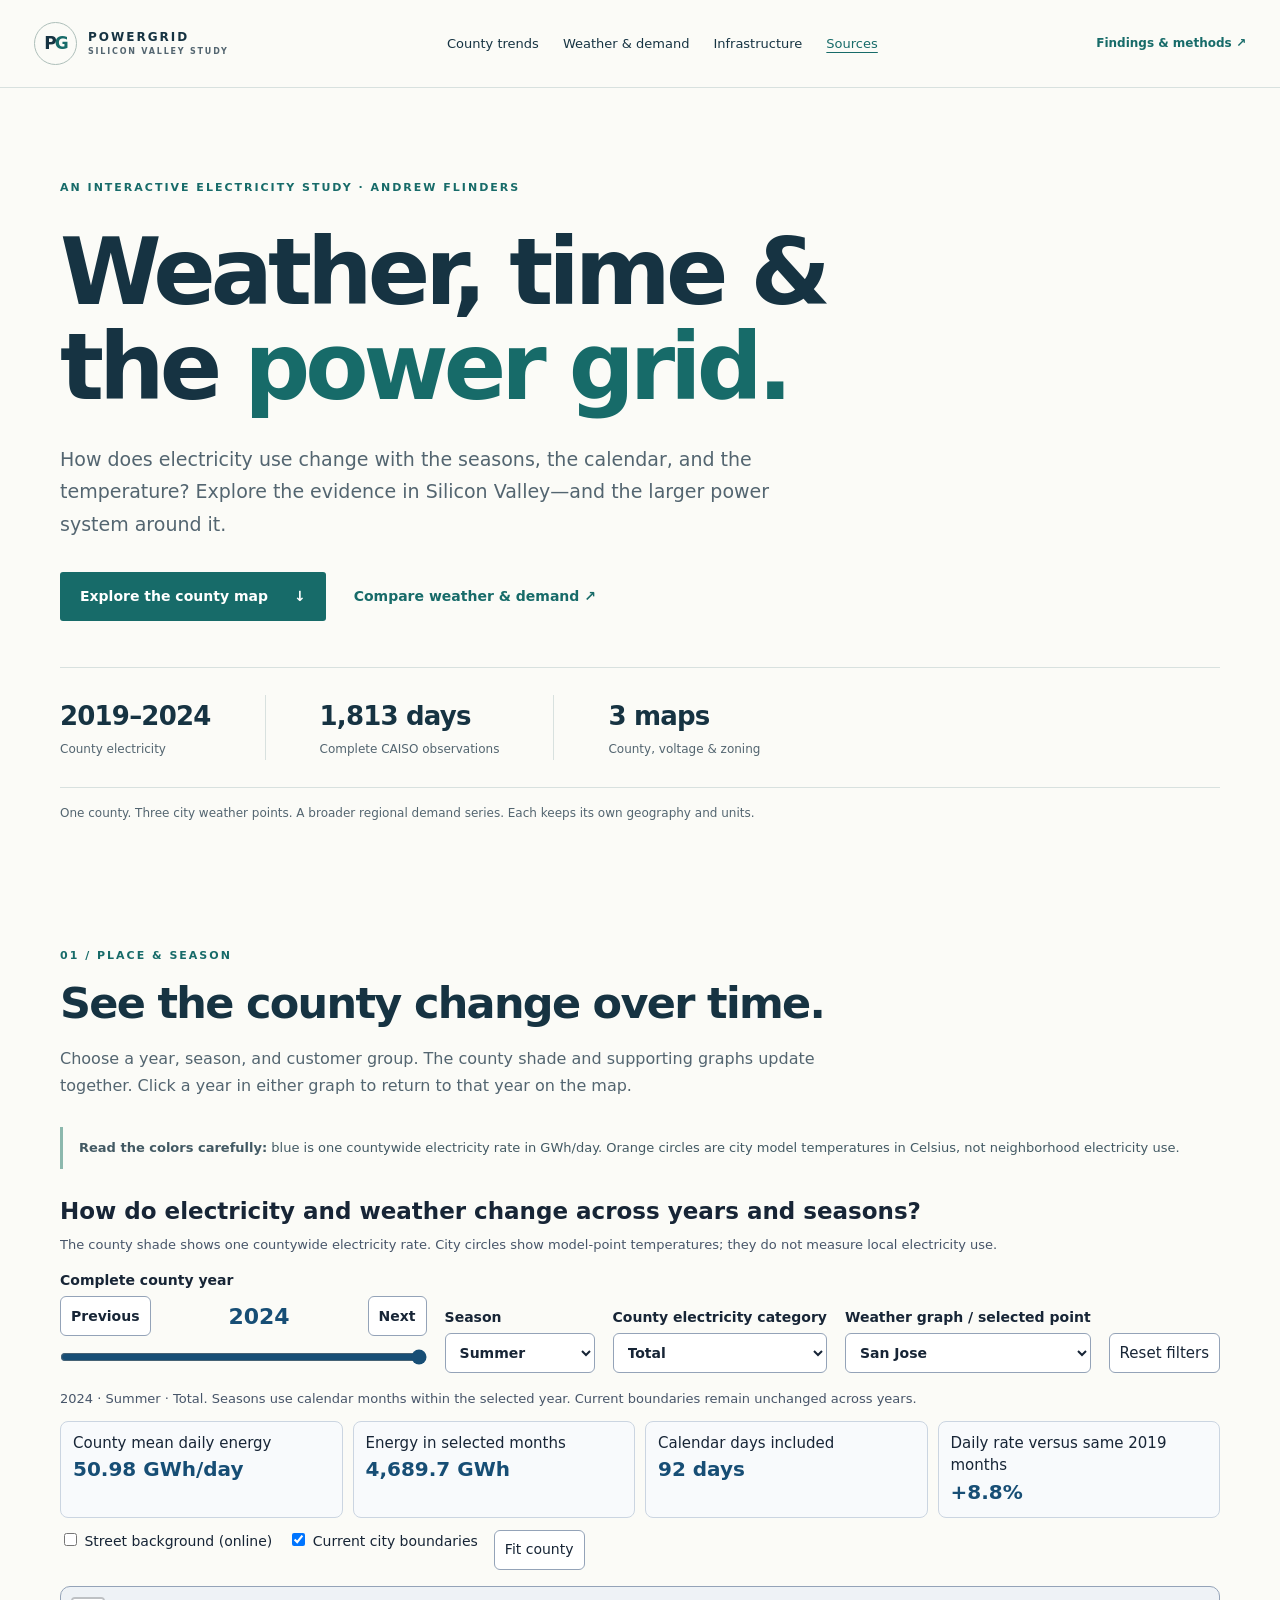
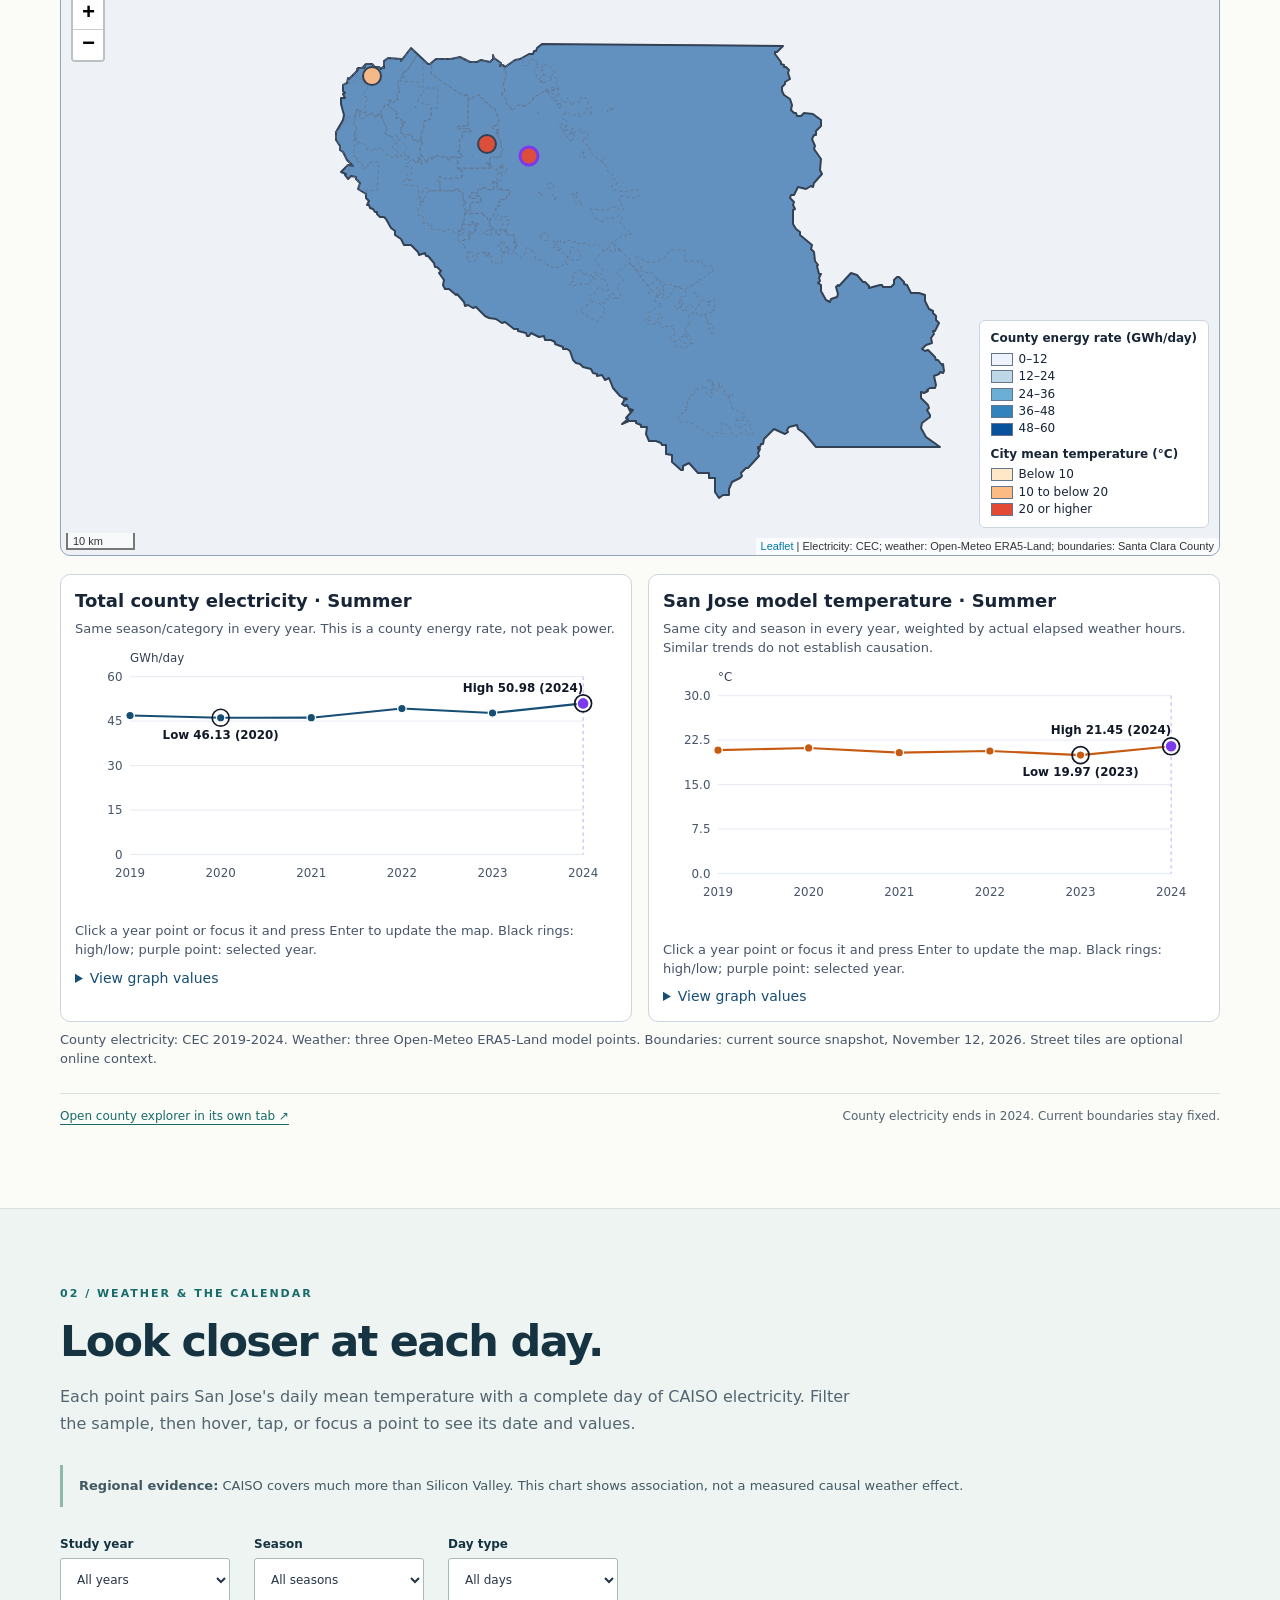
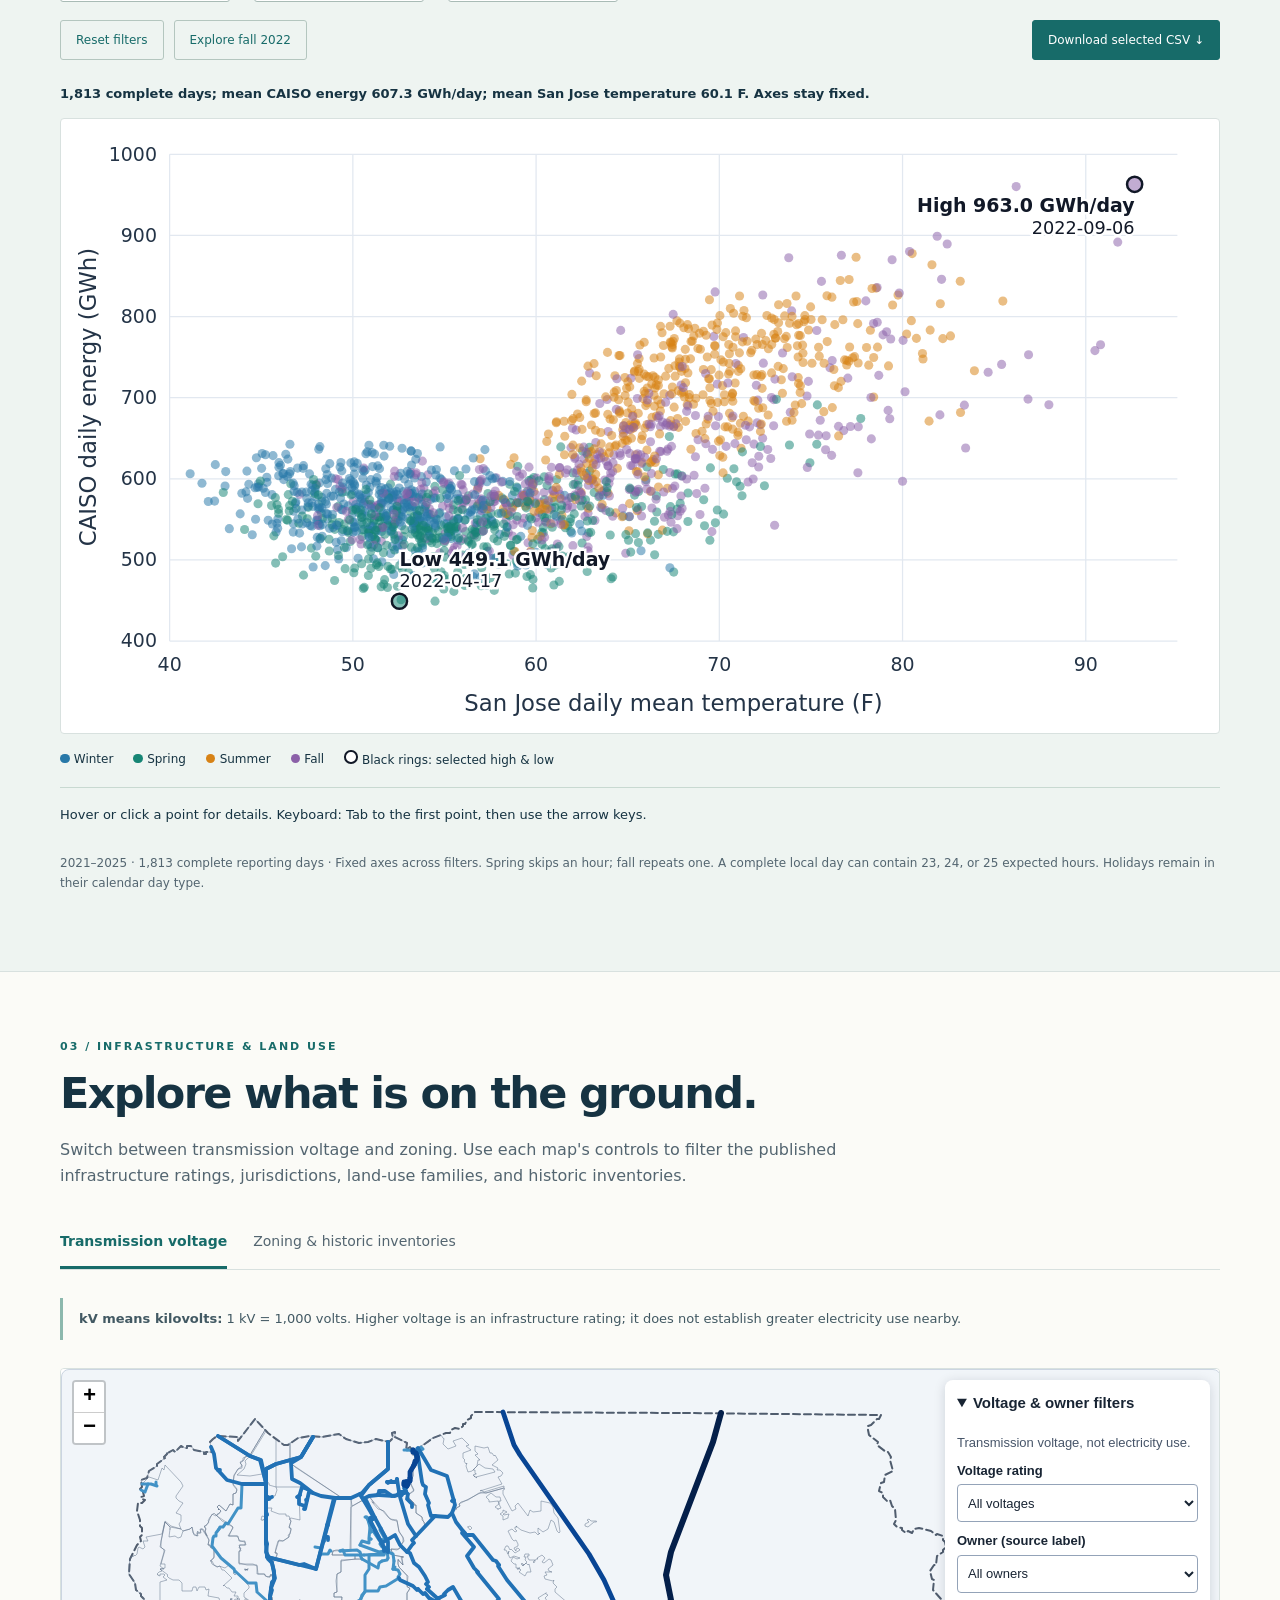
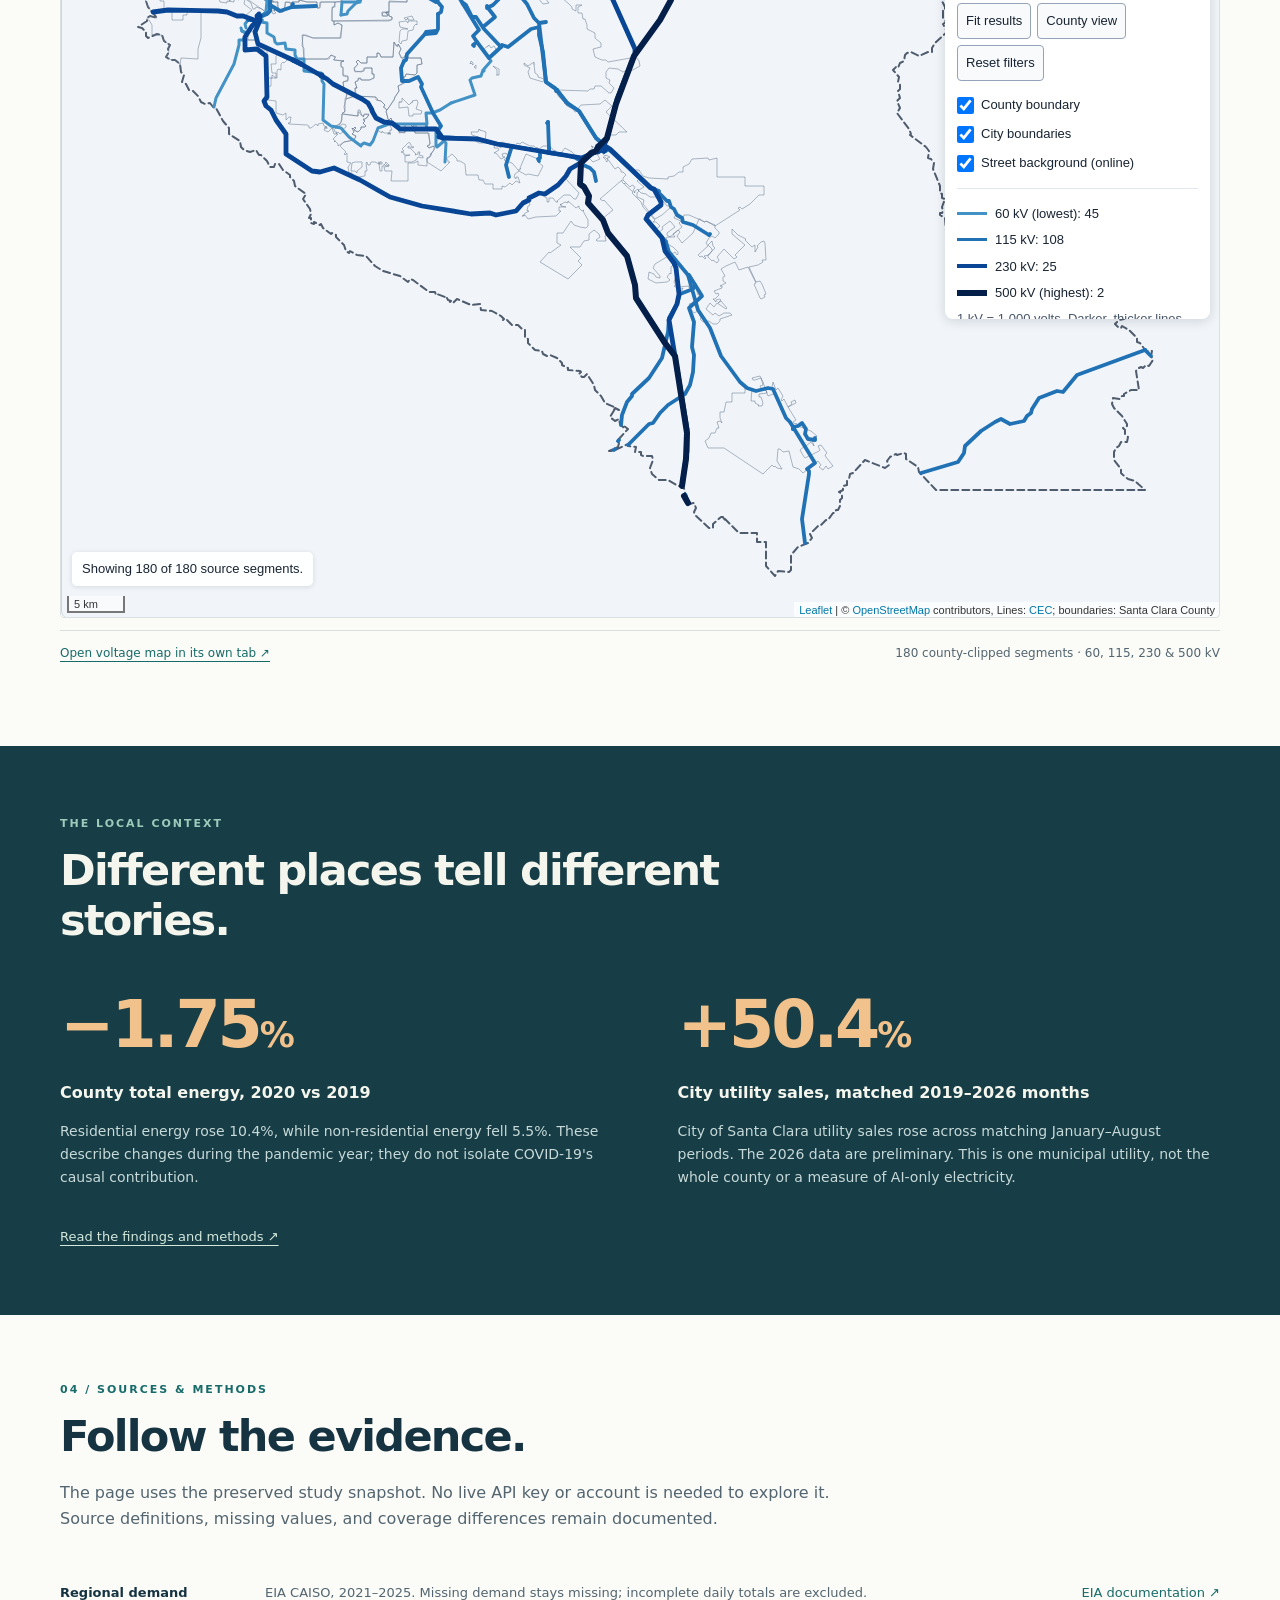
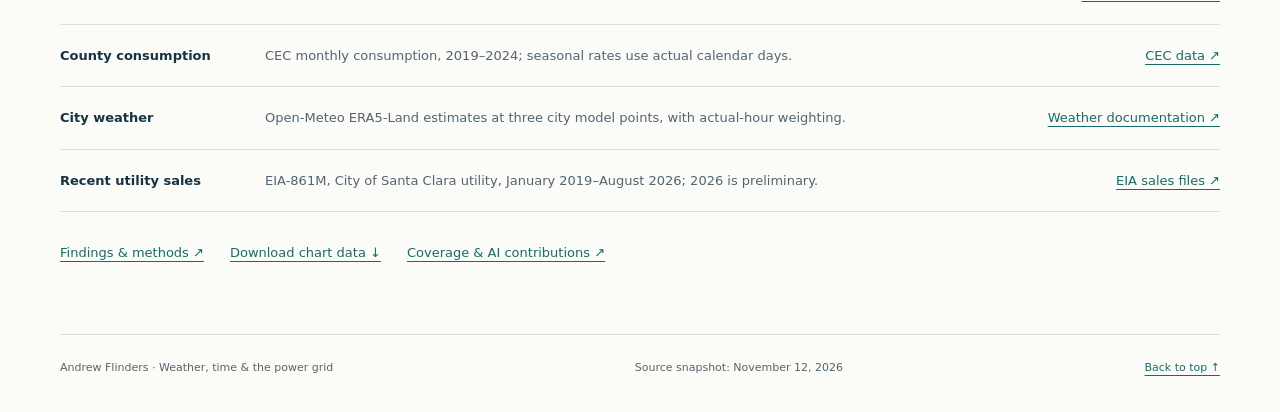
<file: index.html>
<!doctype html>
<html lang="en">
<head>
  <meta charset="utf-8">
  <meta name="viewport" content="width=device-width, initial-scale=1">
  <meta name="description" content="Explore Santa Clara County electricity, San Jose weather, and current power infrastructure through interactive maps and charts.">
  <meta property="og:title" content="Weather, time & the power grid">
  <meta property="og:description" content="An interactive study of electricity and weather in Silicon Valley, with regional demand and local context kept distinct.">
  <meta property="og:type" content="website">
  <title>Weather, time & the power grid | Andrew Flinders</title>
  <link rel="icon" href="data:,">
  <link rel="stylesheet" href="demand.css">
  <link rel="stylesheet" href="site.css">
  <script defer src="demand.js"></script>
  <script defer src="site.js"></script>
</head>
<body>
  <a class="skip-link" href="#main">Skip to the study</a>
  <header class="site-header">
    <a class="brand" href="#top" aria-label="Powergrid study home"><span class="brand-mark" aria-hidden="true">P<span>G</span></span><span>POWERGRID<span class="brand-place">SILICON VALLEY STUDY</span></span></a>
    <nav aria-label="Main navigation">
      <a href="#county">County trends</a><a href="#weather">Weather & demand</a><a href="#infrastructure">Infrastructure</a><a href="#sources">Sources</a>
    </nav>
    <a class="report-link" href="about.html#findings">Findings & methods <span aria-hidden="true">↗</span></a>
  </header>
  <main id="main">
    <section class="hero page-width" id="top" aria-labelledby="hero-title">
      <p class="eyebrow">AN INTERACTIVE ELECTRICITY STUDY · ANDREW FLINDERS</p>
      <h1 id="hero-title">Weather, time &<br>the <span>power grid.</span></h1>
      <p class="hero-intro">How does electricity use change with the seasons, the calendar, and the temperature? Explore the evidence in Silicon Valley—and the larger power system around it.</p>
      <div class="hero-actions"><a class="primary-link" href="#county">Explore the county map <span aria-hidden="true">↓</span></a><a href="#weather">Compare weather & demand <span aria-hidden="true">↗</span></a></div>
      <dl class="study-facts"><div><dt>2019–2024</dt><dd>County electricity</dd></div><div><dt>1,813 days</dt><dd>Complete CAISO observations</dd></div><div><dt>3 maps</dt><dd>County, voltage & zoning</dd></div></dl>
      <p class="scope-note">One county. Three city weather points. A broader regional demand series. Each keeps its own geography and units.</p>
    </section>

    <section class="study-section page-width" id="county" aria-labelledby="county-title">
      <div class="section-heading"><p class="section-number">01 / PLACE & SEASON</p><h2 id="county-title">See the county change over time.</h2><p>Choose a year, season, and customer group. The county shade and supporting graphs update together. Click a year in either graph to return to that year on the map.</p></div>
      <p class="data-note"><strong>Read the colors carefully:</strong> blue is one countywide electricity rate in GWh/day. Orange circles are city model temperatures in Celsius, not neighborhood electricity use.</p>
      <div class="frame-shell county-shell"><iframe id="county-frame" src="maps/13_county_time_map.html" title="Interactive Santa Clara County electricity and weather by year and season" class="county-frame" loading="eager"></iframe></div>
      <p class="companion-link"><a href="maps/13_county_time_map.html" target="_blank" rel="noopener">Open county explorer in its own tab ↗</a><span>County electricity ends in 2024. Current boundaries stay fixed.</span></p>
    </section>

    <section class="weather-band" id="weather" aria-labelledby="weather-title">
      <div class="page-width">
        <div class="section-heading"><p class="section-number">02 / WEATHER & THE CALENDAR</p><h2 id="weather-title">Look closer at each day.</h2><p>Each point pairs San Jose's daily mean temperature with a complete day of CAISO electricity. Filter the sample, then hover, tap, or focus a point to see its date and values.</p></div>
        <p class="data-note"><strong>Regional evidence:</strong> CAISO covers much more than Silicon Valley. This chart shows association, not a measured causal weather effect.</p>
        <div id="demand-explorer">
          <div class="demand-filters">
            <label>Study year<select id="demand-year"><option value="All">All years</option><option>2021</option><option>2022</option><option>2023</option><option>2024</option><option>2025</option></select></label>
            <label>Season<select id="demand-season"><option value="All">All seasons</option><option>Winter</option><option>Spring</option><option>Summer</option><option>Fall</option></select></label>
            <label>Day type<select id="demand-type"><option value="All">All days</option><option>Weekday</option><option>Weekend</option></select></label>
          </div>
          <div class="chart-actions"><button id="demand-reset" type="button">Reset filters</button><button id="demand-fall" type="button">Explore fall 2022</button><button id="download-daily" type="button">Download selected CSV <span aria-hidden="true">↓</span></button></div>
          <p id="demand-summary" role="status" aria-live="polite">Loading complete-day observations…</p>
          <div class="chart-surface"><svg id="demand-svg" viewBox="0 0 900 470" role="img" aria-label="Filterable San Jose temperature versus CAISO daily electricity scatterplot"></svg></div>
          <div class="demand-legend"><span style="--season-colour:#2878A8">Winter</span><span style="--season-colour:#168574">Spring</span><span style="--season-colour:#D78216">Summer</span><span style="--season-colour:#8B60A8">Fall</span><span class="extrema-key">Black rings: selected high & low</span></div>
          <p id="demand-detail" aria-live="polite">Point details appear here on hover, click, or keyboard focus.</p>
        </div>
        <p class="chart-footnote">2021–2025 · 1,813 complete reporting days · Fixed axes across filters. Spring skips an hour; fall repeats one. A complete local day can contain 23, 24, or 25 expected hours. Holidays remain in their calendar day type.</p>
      </div>
    </section>

    <section class="study-section page-width" id="infrastructure" aria-labelledby="infrastructure-title">
      <div class="section-heading"><p class="section-number">03 / INFRASTRUCTURE & LAND USE</p><h2 id="infrastructure-title">Explore what is on the ground.</h2><p>Switch between transmission voltage and zoning. Use each map's controls to filter the published infrastructure ratings, jurisdictions, land-use families, and historic inventories.</p></div>
      <div class="map-tabs" role="tablist" aria-label="Infrastructure map">
        <button id="voltage-tab" role="tab" type="button" aria-selected="true" aria-controls="voltage-panel" data-panel="voltage-panel">Transmission voltage</button>
        <button id="zoning-tab" role="tab" type="button" aria-selected="false" aria-controls="zoning-panel" data-panel="zoning-panel" tabindex="-1">Zoning & historic inventories</button>
      </div>
      <div id="voltage-panel" role="tabpanel" aria-labelledby="voltage-tab" tabindex="0">
        <p class="data-note"><strong>kV means kilovolts:</strong> 1 kV = 1,000 volts. Higher voltage is an infrastructure rating; it does not establish greater electricity use nearby.</p>
        <iframe id="voltage-frame" class="infrastructure-frame" data-src="maps/06_voltage_map.html" title="Interactive county transmission map with voltage and owner filters" loading="lazy"></iframe>
        <p class="companion-link"><a href="maps/06_voltage_map.html" target="_blank" rel="noopener">Open voltage map in its own tab ↗</a><span>180 county-clipped segments · 60, 115, 230 & 500 kV</span></p>
      </div>
      <div id="zoning-panel" role="tabpanel" aria-labelledby="zoning-tab" tabindex="0" hidden>
        <p class="data-note"><strong>Coverage has gaps:</strong> current zoning covers San Jose, Santa Clara, Palo Alto, and unincorporated land. Twelve other municipalities are missing. Gray areas do not mean zero electricity use.</p>
        <p class="data-note"><strong>New: reported electricity by zoning district.</strong> Switch between zoning and reported building usage. Choose 2023 or 2024, a zoning family, or a district/code, then select the map or a graph bar. Usage covers reporting properties in San José only; it is not a complete district total.</p>
        <iframe id="zoning-frame" class="infrastructure-frame" data-src="maps/07_zoning_map.html" title="Interactive zoning map with reported building electricity filters and a linked district graph" loading="lazy"></iframe>
        <p class="companion-link"><a href="maps/07_zoning_map.html" target="_blank" rel="noopener">Open zoning map in its own tab ↗</a><span>Current layers supply context, not historical neighborhood demand.</span></p>
      </div>
    </section>

    <section class="findings-band" aria-labelledby="findings-title"><div class="page-width">
      <p class="section-number">THE LOCAL CONTEXT</p><h2 id="findings-title">Different places tell different stories.</h2>
      <div class="findings-columns"><article><p class="finding-value">−1.75<span>%</span></p><h3>County total energy, 2020 vs 2019</h3><p>Residential energy rose 10.4%, while non-residential energy fell 5.5%. These describe changes during the pandemic year; they do not isolate COVID-19's causal contribution.</p></article><article><p class="finding-value">+50.4<span>%</span></p><h3>City utility sales, matched 2019–2026 months</h3><p>City of Santa Clara utility sales rose across matching January–August periods. The 2026 data are preliminary. This is one municipal utility, not the whole county or a measure of AI-only electricity.</p></article></div>
      <a href="about.html#findings">Read the findings and methods ↗</a>
    </div></section>

    <section class="study-section page-width sources-section" id="sources" aria-labelledby="sources-title">
      <div class="section-heading"><p class="section-number">04 / SOURCES & METHODS</p><h2 id="sources-title">Follow the evidence.</h2><p>The page uses the preserved study snapshot. No live API key or account is needed to explore it. Source definitions, missing values, and coverage differences remain documented.</p></div>
      <div class="source-lines"><p><strong>Regional demand</strong><span>EIA CAISO, 2021–2025. Missing demand stays missing; incomplete daily totals are excluded.</span><a href="https://www.eia.gov/electricity/930-content/about.html" target="_blank" rel="noopener">EIA documentation ↗</a></p><p><strong>County consumption</strong><span>CEC monthly consumption, 2019–2024; seasonal rates use actual calendar days.</span><a href="https://www.energy.ca.gov/files/energy-consumption-data-files" target="_blank" rel="noopener">CEC data ↗</a></p><p><strong>City weather</strong><span>Open-Meteo ERA5-Land estimates at three city model points, with actual-hour weighting.</span><a href="https://open-meteo.com/en/docs/historical-weather-api" target="_blank" rel="noopener">Weather documentation ↗</a></p><p><strong>Recent utility sales</strong><span>EIA-861M, City of Santa Clara utility, January 2019–August 2026; 2026 is preliminary.</span><a href="https://www.eia.gov/electricity/data/eia861m/" target="_blank" rel="noopener">EIA sales files ↗</a></p></div>
      <div class="document-links"><a href="about.html#findings">Findings & methods ↗</a><a href="data/caiso_daily_weather_2021_2025.csv" download>Download chart data ↓</a><a href="about.html">Coverage & AI contributions ↗</a></div>
    </section>
  </main>
  <footer class="site-footer page-width"><span>Andrew Flinders · Weather, time & the power grid</span><span>Source snapshot: November 12, 2026</span><a href="#top">Back to top ↑</a></footer>
  <noscript><p class="page-width">Enable JavaScript to use the filters and maps, or <a href="about.html">read the findings and methods</a>.</p></noscript>
  <script type="application/json" id="demand-data">[{"date":"2021-01-01","year":2021,"season":"Winter","day_type":"Weekday","temperature_f":50.285,"daily_gwh":502.056},{"date":"2021-01-02","year":2021,"season":"Winter","day_type":"Weekend","temperature_f":50.9,"daily_gwh":519.513},{"date":"2021-01-03","year":2021,"season":"Winter","day_type":"Weekend","temperature_f":52.0625,"daily_gwh":507.994},{"date":"2021-01-04","year":2021,"season":"Winter","day_type":"Weekday","temperature_f":50.66,"daily_gwh":559.587},{"date":"2021-01-05","year":2021,"season":"Winter","day_type":"Weekday","temperature_f":48.11,"daily_gwh":563.254},{"date":"2021-01-06","year":2021,"season":"Winter","day_type":"Weekday","temperature_f":51.5675,"daily_gwh":576.723},{"date":"2021-01-07","year":2021,"season":"Winter","day_type":"Weekday","temperature_f":52.655,"daily_gwh":573.918},{"date":"2021-01-08","year":2021,"season":"Winter","day_type":"Weekday","temperature_f":50.99,"daily_gwh":568.511},{"date":"2021-01-09","year":2021,"season":"Winter","day_type":"Weekend","temperature_f":48.3275,"daily_gwh":529.292},{"date":"2021-01-10","year":2021,"season":"Winter","day_type":"Weekend","temperature_f":52.1525,"daily_gwh":516.795},{"date":"2021-01-11","year":2021,"season":"Winter","day_type":"Weekday","temperature_f":51.53,"daily_gwh":563.482},{"date":"2021-01-12","year":2021,"season":"Winter","day_type":"Weekday","temperature_f":53.4425,"daily_gwh":577.523},{"date":"2021-01-13","year":2021,"season":"Winter","day_type":"Weekday","temperature_f":56.4275,"daily_gwh":559.471},{"date":"2021-01-14","year":2021,"season":"Winter","day_type":"Weekday","temperature_f":56.945,"daily_gwh":555.431},{"date":"2021-01-15","year":2021,"season":"Winter","day_type":"Weekday","temperature_f":57.38,"daily_gwh":554.218},{"date":"2021-01-16","year":2021,"season":"Winter","day_type":"Weekend","temperature_f":59.9975,"daily_gwh":509.466},{"date":"2021-01-17","year":2021,"season":"Winter","day_type":"Weekend","temperature_f":59.4425,"daily_gwh":493.746},{"date":"2021-01-18","year":2021,"season":"Winter","day_type":"Weekday","temperature_f":59.165,"daily_gwh":529.082},{"date":"2021-01-19","year":2021,"season":"Winter","day_type":"Weekday","temperature_f":55.1225,"daily_gwh":544.764},{"date":"2021-01-20","year":2021,"season":"Winter","day_type":"Weekday","temperature_f":57.5525,"daily_gwh":549.196},{"date":"2021-01-21","year":2021,"season":"Winter","day_type":"Weekday","temperature_f":55.745,"daily_gwh":551.036},{"date":"2021-01-22","year":2021,"season":"Winter","day_type":"Weekday","temperature_f":47.81,"daily_gwh":566.091},{"date":"2021-01-23","year":2021,"season":"Winter","day_type":"Weekend","temperature_f":47.765,"daily_gwh":541.59},{"date":"2021-01-24","year":2021,"season":"Winter","day_type":"Weekend","temperature_f":47.09,"daily_gwh":533.037},{"date":"2021-01-25","year":2021,"season":"Winter","day_type":"Weekday","temperature_f":44.165,"daily_gwh":583.913},{"date":"2021-01-26","year":2021,"season":"Winter","day_type":"Weekday","temperature_f":44.3225,"daily_gwh":593.364},{"date":"2021-01-27","year":2021,"season":"Winter","day_type":"Weekday","temperature_f":49.625,"daily_gwh":584.351},{"date":"2021-01-28","year":2021,"season":"Winter","day_type":"Weekday","temperature_f":49.325,"daily_gwh":576.475},{"date":"2021-01-29","year":2021,"season":"Winter","day_type":"Weekday","temperature_f":47.765,"daily_gwh":570.401},{"date":"2021-01-30","year":2021,"season":"Winter","day_type":"Weekend","temperature_f":49.64,"daily_gwh":515.215},{"date":"2021-01-31","year":2021,"season":"Winter","day_type":"Weekend","temperature_f":52.6925,"daily_gwh":497.178},{"date":"2021-02-01","year":2021,"season":"Winter","day_type":"Weekday","temperature_f":51.935,"daily_gwh":544.264},{"date":"2021-02-02","year":2021,"season":"Winter","day_type":"Weekday","temperature_f":51.635,"daily_gwh":539.774},{"date":"2021-02-03","year":2021,"season":"Winter","day_type":"Weekday","temperature_f":48.1175,"daily_gwh":548.38},{"date":"2021-02-04","year":2021,"season":"Winter","day_type":"Weekday","temperature_f":48.6125,"daily_gwh":550.462},{"date":"2021-02-05","year":2021,"season":"Winter","day_type":"Weekday","temperature_f":50.5925,"daily_gwh":537.458},{"date":"2021-02-06","year":2021,"season":"Winter","day_type":"Weekend","temperature_f":53.8325,"daily_gwh":496.375},{"date":"2021-02-07","year":2021,"season":"Winter","day_type":"Weekend","temperature_f":56.555,"daily_gwh":479.546},{"date":"2021-02-08","year":2021,"season":"Winter","day_type":"Weekday","temperature_f":54.005,"daily_gwh":538.375},{"date":"2021-02-09","year":2021,"season":"Winter","day_type":"Weekday","temperature_f":52.67,"daily_gwh":559.203},{"date":"2021-02-10","year":2021,"season":"Winter","day_type":"Weekday","temperature_f":52.115,"daily_gwh":541.318},{"date":"2021-02-11","year":2021,"season":"Winter","day_type":"Weekday","temperature_f":51.8525,"daily_gwh":557.101},{"date":"2021-02-12","year":2021,"season":"Winter","day_type":"Weekday","temperature_f":50.8625,"daily_gwh":529.731},{"date":"2021-02-13","year":2021,"season":"Winter","day_type":"Weekend","temperature_f":51.125,"daily_gwh":501.424},{"date":"2021-02-14","year":2021,"season":"Winter","day_type":"Weekend","temperature_f":47.8325,"daily_gwh":491.384},{"date":"2021-02-15","year":2021,"season":"Winter","day_type":"Weekday","temperature_f":51.05,"daily_gwh":541.602},{"date":"2021-02-16","year":2021,"season":"Winter","day_type":"Weekday","temperature_f":46.76,"daily_gwh":544.528},{"date":"2021-02-17","year":2021,"season":"Winter","day_type":"Weekday","temperature_f":50.0825,"daily_gwh":546.459},{"date":"2021-02-18","year":2021,"season":"Winter","day_type":"Weekday","temperature_f":53.3375,"daily_gwh":547.996},{"date":"2021-02-19","year":2021,"season":"Winter","day_type":"Weekday","temperature_f":52.235,"daily_gwh":543.786},{"date":"2021-02-20","year":2021,"season":"Winter","day_type":"Weekend","temperature_f":49.2275,"daily_gwh":501.242},{"date":"2021-02-21","year":2021,"season":"Winter","day_type":"Weekend","temperature_f":52.235,"daily_gwh":482.183},{"date":"2021-02-22","year":2021,"season":"Winter","day_type":"Weekday","temperature_f":55.3325,"daily_gwh":531.163},{"date":"2021-02-23","year":2021,"season":"Winter","day_type":"Weekday","temperature_f":58.0175,"daily_gwh":531.575},{"date":"2021-02-24","year":2021,"season":"Winter","day_type":"Weekday","temperature_f":56.675,"daily_gwh":535.369},{"date":"2021-02-25","year":2021,"season":"Winter","day_type":"Weekday","temperature_f":50.87,"daily_gwh":534.754},{"date":"2021-02-26","year":2021,"season":"Winter","day_type":"Weekday","temperature_f":51.5675,"daily_gwh":535.021},{"date":"2021-02-27","year":2021,"season":"Winter","day_type":"Weekend","temperature_f":48.4925,"daily_gwh":493.049},{"date":"2021-02-28","year":2021,"season":"Winter","day_type":"Weekend","temperature_f":54.6575,"daily_gwh":475.815},{"date":"2021-03-01","year":2021,"season":"Spring","day_type":"Weekday","temperature_f":56.705,"daily_gwh":533.532},{"date":"2021-03-02","year":2021,"season":"Spring","day_type":"Weekday","temperature_f":57.6725,"daily_gwh":543.871},{"date":"2021-03-03","year":2021,"season":"Spring","day_type":"Weekday","temperature_f":53.585,"daily_gwh":577.071},{"date":"2021-03-04","year":2021,"season":"Spring","day_type":"Weekday","temperature_f":51.1625,"daily_gwh":548.017},{"date":"2021-03-05","year":2021,"season":"Spring","day_type":"Weekday","temperature_f":53.6225,"daily_gwh":541.505},{"date":"2021-03-06","year":2021,"season":"Spring","day_type":"Weekend","temperature_f":50.48,"daily_gwh":495.369},{"date":"2021-03-07","year":2021,"season":"Spring","day_type":"Weekend","temperature_f":49.58,"daily_gwh":489.278},{"date":"2021-03-08","year":2021,"season":"Spring","day_type":"Weekday","temperature_f":48.335,"daily_gwh":550.914},{"date":"2021-03-09","year":2021,"season":"Spring","day_type":"Weekday","temperature_f":49.1975,"daily_gwh":565.994},{"date":"2021-03-10","year":2021,"season":"Spring","day_type":"Weekday","temperature_f":46.475,"daily_gwh":580.542},{"date":"2021-03-11","year":2021,"season":"Spring","day_type":"Weekday","temperature_f":47.5625,"daily_gwh":564.816},{"date":"2021-03-12","year":2021,"season":"Spring","day_type":"Weekday","temperature_f":52.5275,"daily_gwh":554.26},{"date":"2021-03-13","year":2021,"season":"Spring","day_type":"Weekend","temperature_f":47.975,"daily_gwh":504.707},{"date":"2021-03-14","year":2021,"season":"Spring","day_type":"Weekend","temperature_f":47.3078260869565,"daily_gwh":481.272},{"date":"2021-03-15","year":2021,"season":"Spring","day_type":"Weekday","temperature_f":45.56,"daily_gwh":567.018},{"date":"2021-03-16","year":2021,"season":"Spring","day_type":"Weekday","temperature_f":48.2825,"daily_gwh":557.878},{"date":"2021-03-17","year":2021,"season":"Spring","day_type":"Weekday","temperature_f":46.9025,"daily_gwh":563.567},{"date":"2021-03-18","year":2021,"season":"Spring","day_type":"Weekday","temperature_f":50.3,"daily_gwh":558.576},{"date":"2021-03-19","year":2021,"season":"Spring","day_type":"Weekday","temperature_f":53.48,"daily_gwh":539.655},{"date":"2021-03-20","year":2021,"season":"Spring","day_type":"Weekend","temperature_f":50.0975,"daily_gwh":490.149},{"date":"2021-03-21","year":2021,"season":"Spring","day_type":"Weekend","temperature_f":50.6225,"daily_gwh":466.247},{"date":"2021-03-22","year":2021,"season":"Spring","day_type":"Weekday","temperature_f":49.8575,"daily_gwh":522.847},{"date":"2021-03-23","year":2021,"season":"Spring","day_type":"Weekday","temperature_f":53.69,"daily_gwh":529.797},{"date":"2021-03-24","year":2021,"season":"Spring","day_type":"Weekday","temperature_f":54.5675,"daily_gwh":526.275},{"date":"2021-03-25","year":2021,"season":"Spring","day_type":"Weekday","temperature_f":50.09,"daily_gwh":539.696},{"date":"2021-03-26","year":2021,"season":"Spring","day_type":"Weekday","temperature_f":56.315,"daily_gwh":522.682},{"date":"2021-03-27","year":2021,"season":"Spring","day_type":"Weekend","temperature_f":62.7875,"daily_gwh":485.756},{"date":"2021-03-28","year":2021,"season":"Spring","day_type":"Weekend","temperature_f":64.0925,"daily_gwh":476.898},{"date":"2021-03-29","year":2021,"season":"Spring","day_type":"Weekday","temperature_f":56.4575,"daily_gwh":529.663},{"date":"2021-03-30","year":2021,"season":"Spring","day_type":"Weekday","temperature_f":60.395,"daily_gwh":533.382},{"date":"2021-03-31","year":2021,"season":"Spring","day_type":"Weekday","temperature_f":68.285,"daily_gwh":547.333},{"date":"2021-04-01","year":2021,"season":"Spring","day_type":"Weekday","temperature_f":70.235,"daily_gwh":556.511},{"date":"2021-04-02","year":2021,"season":"Spring","day_type":"Weekday","temperature_f":62.8625,"daily_gwh":533.348},{"date":"2021-04-03","year":2021,"season":"Spring","day_type":"Weekend","temperature_f":52.5575,"daily_gwh":493.193},{"date":"2021-04-04","year":2021,"season":"Spring","day_type":"Weekend","temperature_f":51.6875,"daily_gwh":470.228},{"date":"2021-04-05","year":2021,"season":"Spring","day_type":"Weekday","temperature_f":51.1475,"daily_gwh":531.359},{"date":"2021-04-06","year":2021,"season":"Spring","day_type":"Weekday","temperature_f":53.6,"daily_gwh":537.751},{"date":"2021-04-07","year":2021,"season":"Spring","day_type":"Weekday","temperature_f":52.4675,"daily_gwh":549.216},{"date":"2021-04-08","year":2021,"season":"Spring","day_type":"Weekday","temperature_f":53.3525,"daily_gwh":545.866},{"date":"2021-04-09","year":2021,"season":"Spring","day_type":"Weekday","temperature_f":51.29,"daily_gwh":536.662},{"date":"2021-04-10","year":2021,"season":"Spring","day_type":"Weekend","temperature_f":53.9825,"daily_gwh":500.684},{"date":"2021-04-11","year":2021,"season":"Spring","day_type":"Weekend","temperature_f":56.12,"daily_gwh":476.979},{"date":"2021-04-12","year":2021,"season":"Spring","day_type":"Weekday","temperature_f":57.74,"daily_gwh":537.105},{"date":"2021-04-13","year":2021,"season":"Spring","day_type":"Weekday","temperature_f":52.34,"daily_gwh":552.395},{"date":"2021-04-14","year":2021,"season":"Spring","day_type":"Weekday","temperature_f":53.8925,"daily_gwh":535.706},{"date":"2021-04-15","year":2021,"season":"Spring","day_type":"Weekday","temperature_f":57.1325,"daily_gwh":536.228},{"date":"2021-04-16","year":2021,"season":"Spring","day_type":"Weekday","temperature_f":57.0575,"daily_gwh":534.888},{"date":"2021-04-17","year":2021,"season":"Spring","day_type":"Weekend","temperature_f":58.9925,"daily_gwh":495.552},{"date":"2021-04-18","year":2021,"season":"Spring","day_type":"Weekend","temperature_f":67.5125,"daily_gwh":485.049},{"date":"2021-04-19","year":2021,"season":"Spring","day_type":"Weekday","temperature_f":58.2425,"daily_gwh":558.997},{"date":"2021-04-20","year":2021,"season":"Spring","day_type":"Weekday","temperature_f":51.9125,"daily_gwh":549.585},{"date":"2021-04-21","year":2021,"season":"Spring","day_type":"Weekday","temperature_f":54.5375,"daily_gwh":550.764},{"date":"2021-04-22","year":2021,"season":"Spring","day_type":"Weekday","temperature_f":53.135,"daily_gwh":559.821},{"date":"2021-04-23","year":2021,"season":"Spring","day_type":"Weekday","temperature_f":53.51,"daily_gwh":546.151},{"date":"2021-04-24","year":2021,"season":"Spring","day_type":"Weekend","temperature_f":53.5175,"daily_gwh":500.926},{"date":"2021-04-25","year":2021,"season":"Spring","day_type":"Weekend","temperature_f":53.0375,"daily_gwh":484.662},{"date":"2021-04-26","year":2021,"season":"Spring","day_type":"Weekday","temperature_f":52.7675,"daily_gwh":528.977},{"date":"2021-04-27","year":2021,"season":"Spring","day_type":"Weekday","temperature_f":57.7025,"daily_gwh":526.441},{"date":"2021-04-28","year":2021,"season":"Spring","day_type":"Weekday","temperature_f":66.4625,"daily_gwh":547.75},{"date":"2021-04-29","year":2021,"season":"Spring","day_type":"Weekday","temperature_f":66.5675,"daily_gwh":578.928},{"date":"2021-04-30","year":2021,"season":"Spring","day_type":"Weekday","temperature_f":60.4475,"daily_gwh":602.47},{"date":"2021-05-01","year":2021,"season":"Spring","day_type":"Weekend","temperature_f":55.88,"daily_gwh":523.492},{"date":"2021-05-02","year":2021,"season":"Spring","day_type":"Weekend","temperature_f":58.8725,"daily_gwh":483.797},{"date":"2021-05-03","year":2021,"season":"Spring","day_type":"Weekday","temperature_f":66.59,"daily_gwh":559.148},{"date":"2021-05-04","year":2021,"season":"Spring","day_type":"Weekday","temperature_f":70.94,"daily_gwh":596.475},{"date":"2021-05-05","year":2021,"season":"Spring","day_type":"Weekday","temperature_f":69.515,"daily_gwh":613.458},{"date":"2021-05-06","year":2021,"season":"Spring","day_type":"Weekday","temperature_f":59.525,"daily_gwh":584.615},{"date":"2021-05-07","year":2021,"season":"Spring","day_type":"Weekday","temperature_f":57.2825,"daily_gwh":566.968},{"date":"2021-05-08","year":2021,"season":"Spring","day_type":"Weekend","temperature_f":66.245,"daily_gwh":524.44},{"date":"2021-05-09","year":2021,"season":"Spring","day_type":"Weekend","temperature_f":66.47,"daily_gwh":506.403},{"date":"2021-05-10","year":2021,"season":"Spring","day_type":"Weekday","temperature_f":69.1475,"daily_gwh":574.24},{"date":"2021-05-11","year":2021,"season":"Spring","day_type":"Weekday","temperature_f":71.135,"daily_gwh":590.891},{"date":"2021-05-12","year":2021,"season":"Spring","day_type":"Weekday","temperature_f":67.955,"daily_gwh":603.776},{"date":"2021-05-13","year":2021,"season":"Spring","day_type":"Weekday","temperature_f":62.3225,"daily_gwh":598.601},{"date":"2021-05-14","year":2021,"season":"Spring","day_type":"Weekday","temperature_f":57.3725,"daily_gwh":581.975},{"date":"2021-05-15","year":2021,"season":"Spring","day_type":"Weekend","temperature_f":54.305,"daily_gwh":521.132},{"date":"2021-05-16","year":2021,"season":"Spring","day_type":"Weekend","temperature_f":56.09,"daily_gwh":494.484},{"date":"2021-05-17","year":2021,"season":"Spring","day_type":"Weekday","temperature_f":55.49,"daily_gwh":567.758},{"date":"2021-05-18","year":2021,"season":"Spring","day_type":"Weekday","temperature_f":58.1225,"daily_gwh":576.707},{"date":"2021-05-19","year":2021,"season":"Spring","day_type":"Weekday","temperature_f":53.42,"daily_gwh":565.543},{"date":"2021-05-20","year":2021,"season":"Spring","day_type":"Weekday","temperature_f":53.645,"daily_gwh":548.969},{"date":"2021-05-21","year":2021,"season":"Spring","day_type":"Weekday","temperature_f":56.525,"daily_gwh":537.803},{"date":"2021-05-22","year":2021,"season":"Spring","day_type":"Weekend","temperature_f":58.385,"daily_gwh":495.366},{"date":"2021-05-23","year":2021,"season":"Spring","day_type":"Weekend","temperature_f":57.515,"daily_gwh":478.132},{"date":"2021-05-24","year":2021,"season":"Spring","day_type":"Weekday","temperature_f":62.6975,"daily_gwh":574.127},{"date":"2021-05-25","year":2021,"season":"Spring","day_type":"Weekday","temperature_f":59.8775,"daily_gwh":601.58},{"date":"2021-05-26","year":2021,"season":"Spring","day_type":"Weekday","temperature_f":61.1225,"daily_gwh":599.028},{"date":"2021-05-27","year":2021,"season":"Spring","day_type":"Weekday","temperature_f":58.5575,"daily_gwh":593.313},{"date":"2021-05-28","year":2021,"season":"Spring","day_type":"Weekday","temperature_f":59.75,"daily_gwh":599.137},{"date":"2021-05-29","year":2021,"season":"Spring","day_type":"Weekend","temperature_f":57.7025,"daily_gwh":541.489},{"date":"2021-05-30","year":2021,"season":"Spring","day_type":"Weekend","temperature_f":65.4275,"daily_gwh":532.414},{"date":"2021-05-31","year":2021,"season":"Spring","day_type":"Weekday","temperature_f":72.4625,"daily_gwh":591.476},{"date":"2021-06-01","year":2021,"season":"Summer","day_type":"Weekday","temperature_f":69.0575,"daily_gwh":658.583},{"date":"2021-06-02","year":2021,"season":"Summer","day_type":"Weekday","temperature_f":65.9375,"daily_gwh":662.676},{"date":"2021-06-03","year":2021,"season":"Summer","day_type":"Weekday","temperature_f":65.36,"daily_gwh":667.909},{"date":"2021-06-04","year":2021,"season":"Summer","day_type":"Weekday","temperature_f":64.73,"daily_gwh":660.489},{"date":"2021-06-05","year":2021,"season":"Summer","day_type":"Weekend","temperature_f":63.0875,"daily_gwh":600.089},{"date":"2021-06-06","year":2021,"season":"Summer","day_type":"Weekend","temperature_f":61.4075,"daily_gwh":555.186},{"date":"2021-06-07","year":2021,"season":"Summer","day_type":"Weekday","temperature_f":56.8175,"daily_gwh":588.521},{"date":"2021-06-08","year":2021,"season":"Summer","day_type":"Weekday","temperature_f":56.87,"daily_gwh":568.98},{"date":"2021-06-09","year":2021,"season":"Summer","day_type":"Weekday","temperature_f":57.2975,"daily_gwh":565.32},{"date":"2021-06-10","year":2021,"season":"Summer","day_type":"Weekday","temperature_f":58.2125,"daily_gwh":563.253},{"date":"2021-06-11","year":2021,"season":"Summer","day_type":"Weekday","temperature_f":60.995,"daily_gwh":581.338},{"date":"2021-06-12","year":2021,"season":"Summer","day_type":"Weekend","temperature_f":67.1675,"daily_gwh":588.404},{"date":"2021-06-13","year":2021,"season":"Summer","day_type":"Weekend","temperature_f":66.68,"daily_gwh":589.869},{"date":"2021-06-14","year":2021,"season":"Summer","day_type":"Weekday","temperature_f":65.5775,"daily_gwh":680.66},{"date":"2021-06-15","year":2021,"season":"Summer","day_type":"Weekday","temperature_f":65.6375,"daily_gwh":723.85},{"date":"2021-06-16","year":2021,"season":"Summer","day_type":"Weekday","temperature_f":74.3,"daily_gwh":750.206},{"date":"2021-06-17","year":2021,"season":"Summer","day_type":"Weekday","temperature_f":82.6175,"daily_gwh":776.15},{"date":"2021-06-18","year":2021,"season":"Summer","day_type":"Weekday","temperature_f":80.225,"daily_gwh":778.538},{"date":"2021-06-19","year":2021,"season":"Summer","day_type":"Weekend","temperature_f":73.445,"daily_gwh":705.458},{"date":"2021-06-20","year":2021,"season":"Summer","day_type":"Weekend","temperature_f":70.0625,"daily_gwh":648.233},{"date":"2021-06-21","year":2021,"season":"Summer","day_type":"Weekday","temperature_f":64.5425,"daily_gwh":684.016},{"date":"2021-06-22","year":2021,"season":"Summer","day_type":"Weekday","temperature_f":63.9125,"daily_gwh":679.439},{"date":"2021-06-23","year":2021,"season":"Summer","day_type":"Weekday","temperature_f":64.5425,"daily_gwh":682.629},{"date":"2021-06-24","year":2021,"season":"Summer","day_type":"Weekday","temperature_f":63.245,"daily_gwh":659.903},{"date":"2021-06-25","year":2021,"season":"Summer","day_type":"Weekday","temperature_f":65.2475,"daily_gwh":664.401},{"date":"2021-06-26","year":2021,"season":"Summer","day_type":"Weekend","temperature_f":67.52,"daily_gwh":664.71},{"date":"2021-06-27","year":2021,"season":"Summer","day_type":"Weekend","temperature_f":67.34,"daily_gwh":671.703},{"date":"2021-06-28","year":2021,"season":"Summer","day_type":"Weekday","temperature_f":66.3725,"daily_gwh":727.023},{"date":"2021-06-29","year":2021,"season":"Summer","day_type":"Weekday","temperature_f":67.07,"daily_gwh":726.536},{"date":"2021-06-30","year":2021,"season":"Summer","day_type":"Weekday","temperature_f":65.5775,"daily_gwh":732.362},{"date":"2021-07-01","year":2021,"season":"Summer","day_type":"Weekday","temperature_f":65.36,"daily_gwh":731.767},{"date":"2021-07-02","year":2021,"season":"Summer","day_type":"Weekday","temperature_f":66.14,"daily_gwh":725.662},{"date":"2021-07-03","year":2021,"season":"Summer","day_type":"Weekend","temperature_f":66.5675,"daily_gwh":677.496},{"date":"2021-07-04","year":2021,"season":"Summer","day_type":"Weekend","temperature_f":65.78,"daily_gwh":620.323},{"date":"2021-07-05","year":2021,"season":"Summer","day_type":"Weekday","temperature_f":65.7575,"daily_gwh":648.579},{"date":"2021-07-06","year":2021,"season":"Summer","day_type":"Weekday","temperature_f":64.505,"daily_gwh":697.569},{"date":"2021-07-07","year":2021,"season":"Summer","day_type":"Weekday","temperature_f":64.85,"daily_gwh":724.9},{"date":"2021-07-08","year":2021,"season":"Summer","day_type":"Weekday","temperature_f":73.0625,"daily_gwh":773.547},{"date":"2021-07-09","year":2021,"season":"Summer","day_type":"Weekday","temperature_f":82.0625,"daily_gwh":815.759},{"date":"2021-07-10","year":2021,"season":"Summer","day_type":"Weekend","temperature_f":82.1975,"daily_gwh":772.825},{"date":"2021-07-11","year":2021,"season":"Summer","day_type":"Weekend","temperature_f":76.6475,"daily_gwh":720.124},{"date":"2021-07-12","year":2021,"season":"Summer","day_type":"Weekday","temperature_f":67.8275,"daily_gwh":747.876},{"date":"2021-07-13","year":2021,"season":"Summer","day_type":"Weekday","temperature_f":63.8975,"daily_gwh":755.839},{"date":"2021-07-14","year":2021,"season":"Summer","day_type":"Weekday","temperature_f":64.58,"daily_gwh":751.896},{"date":"2021-07-15","year":2021,"season":"Summer","day_type":"Weekday","temperature_f":63.1625,"daily_gwh":741.982},{"date":"2021-07-16","year":2021,"season":"Summer","day_type":"Weekday","temperature_f":64.3025,"daily_gwh":727},{"date":"2021-07-17","year":2021,"season":"Summer","day_type":"Weekend","temperature_f":69.11,"daily_gwh":703.552},{"date":"2021-07-18","year":2021,"season":"Summer","day_type":"Weekend","temperature_f":72.335,"daily_gwh":711.526},{"date":"2021-07-19","year":2021,"season":"Summer","day_type":"Weekday","temperature_f":73.235,"daily_gwh":792.291},{"date":"2021-07-20","year":2021,"season":"Summer","day_type":"Weekday","temperature_f":68.6675,"daily_gwh":785.633},{"date":"2021-07-21","year":2021,"season":"Summer","day_type":"Weekday","temperature_f":67.31,"daily_gwh":788.008},{"date":"2021-07-22","year":2021,"season":"Summer","day_type":"Weekday","temperature_f":67.5425,"daily_gwh":772.995},{"date":"2021-07-23","year":2021,"season":"Summer","day_type":"Weekday","temperature_f":68.9675,"daily_gwh":759.638},{"date":"2021-07-24","year":2021,"season":"Summer","day_type":"Weekend","temperature_f":70.2725,"daily_gwh":695.075},{"date":"2021-07-25","year":2021,"season":"Summer","day_type":"Weekend","temperature_f":70.46,"daily_gwh":663.975},{"date":"2021-07-26","year":2021,"season":"Summer","day_type":"Weekday","temperature_f":67.94,"daily_gwh":705.92},{"date":"2021-07-27","year":2021,"season":"Summer","day_type":"Weekday","temperature_f":75.455,"daily_gwh":751.185},{"date":"2021-07-28","year":2021,"season":"Summer","day_type":"Weekday","temperature_f":73.5575,"daily_gwh":772.6},{"date":"2021-07-29","year":2021,"season":"Summer","day_type":"Weekday","temperature_f":74.87,"daily_gwh":783.405},{"date":"2021-07-30","year":2021,"season":"Summer","day_type":"Weekday","temperature_f":74.33,"daily_gwh":776.995},{"date":"2021-07-31","year":2021,"season":"Summer","day_type":"Weekend","temperature_f":69.485,"daily_gwh":712.304},{"date":"2021-08-01","year":2021,"season":"Summer","day_type":"Weekend","temperature_f":67.7225,"daily_gwh":674.41},{"date":"2021-08-02","year":2021,"season":"Summer","day_type":"Weekday","temperature_f":68.4275,"daily_gwh":747.836},{"date":"2021-08-03","year":2021,"season":"Summer","day_type":"Weekday","temperature_f":70.5125,"daily_gwh":765.467},{"date":"2021-08-04","year":2021,"season":"Summer","day_type":"Weekday","temperature_f":67.325,"daily_gwh":768.65},{"date":"2021-08-05","year":2021,"season":"Summer","day_type":"Weekday","temperature_f":64.52,"daily_gwh":752.063},{"date":"2021-08-06","year":2021,"season":"Summer","day_type":"Weekday","temperature_f":71.0375,"daily_gwh":732.494},{"date":"2021-08-07","year":2021,"season":"Summer","day_type":"Weekend","temperature_f":71.315,"daily_gwh":677.204},{"date":"2021-08-08","year":2021,"season":"Summer","day_type":"Weekend","temperature_f":68.7275,"daily_gwh":655.756},{"date":"2021-08-09","year":2021,"season":"Summer","day_type":"Weekday","temperature_f":69.1325,"daily_gwh":734.693},{"date":"2021-08-10","year":2021,"season":"Summer","day_type":"Weekday","temperature_f":73.655,"daily_gwh":775.545},{"date":"2021-08-11","year":2021,"season":"Summer","day_type":"Weekday","temperature_f":75.6125,"daily_gwh":796.068},{"date":"2021-08-12","year":2021,"season":"Summer","day_type":"Weekday","temperature_f":74.675,"daily_gwh":796.249},{"date":"2021-08-13","year":2021,"season":"Summer","day_type":"Weekday","temperature_f":72.35,"daily_gwh":765.593},{"date":"2021-08-14","year":2021,"season":"Summer","day_type":"Weekend","temperature_f":72.2675,"daily_gwh":726.325},{"date":"2021-08-15","year":2021,"season":"Summer","day_type":"Weekend","temperature_f":73.385,"daily_gwh":722.089},{"date":"2021-08-16","year":2021,"season":"Summer","day_type":"Weekday","temperature_f":72.5975,"daily_gwh":801.297},{"date":"2021-08-17","year":2021,"season":"Summer","day_type":"Weekday","temperature_f":65.6675,"daily_gwh":764.961},{"date":"2021-08-18","year":2021,"season":"Summer","day_type":"Weekday","temperature_f":66.6425,"daily_gwh":697.18},{"date":"2021-08-19","year":2021,"season":"Summer","day_type":"Weekday","temperature_f":67.535,"daily_gwh":688.322},{"date":"2021-08-20","year":2021,"season":"Summer","day_type":"Weekday","temperature_f":68.1575,"daily_gwh":670.871},{"date":"2021-08-21","year":2021,"season":"Summer","day_type":"Weekend","temperature_f":63.0575,"daily_gwh":599.378},{"date":"2021-08-22","year":2021,"season":"Summer","day_type":"Weekend","temperature_f":63.9275,"daily_gwh":582.224},{"date":"2021-08-23","year":2021,"season":"Summer","day_type":"Weekday","temperature_f":64.88,"daily_gwh":647.558},{"date":"2021-08-24","year":2021,"season":"Summer","day_type":"Weekday","temperature_f":65.135,"daily_gwh":666.582},{"date":"2021-08-25","year":2021,"season":"Summer","day_type":"Weekday","temperature_f":65.8325,"daily_gwh":698.869},{"date":"2021-08-26","year":2021,"season":"Summer","day_type":"Weekday","temperature_f":71.03,"daily_gwh":739.943},{"date":"2021-08-27","year":2021,"season":"Summer","day_type":"Weekday","temperature_f":78.635,"daily_gwh":762.317},{"date":"2021-09-01","year":2021,"season":"Fall","day_type":"Weekday","temperature_f":61.985,"daily_gwh":662.244},{"date":"2021-09-02","year":2021,"season":"Fall","day_type":"Weekday","temperature_f":62.1875,"daily_gwh":660.262},{"date":"2021-09-03","year":2021,"season":"Fall","day_type":"Weekday","temperature_f":66.2375,"daily_gwh":664.234},{"date":"2021-09-04","year":2021,"season":"Fall","day_type":"Weekend","temperature_f":72.365,"daily_gwh":650.071},{"date":"2021-09-05","year":2021,"season":"Fall","day_type":"Weekend","temperature_f":76.505,"daily_gwh":664.649},{"date":"2021-09-06","year":2021,"season":"Fall","day_type":"Weekday","temperature_f":80.135,"daily_gwh":707.296},{"date":"2021-09-07","year":2021,"season":"Fall","day_type":"Weekday","temperature_f":79.355,"daily_gwh":772.35},{"date":"2021-09-08","year":2021,"season":"Fall","day_type":"Weekday","temperature_f":78.62,"daily_gwh":792.97},{"date":"2021-09-09","year":2021,"season":"Fall","day_type":"Weekday","temperature_f":73.9475,"daily_gwh":806.961},{"date":"2021-09-10","year":2021,"season":"Fall","day_type":"Weekday","temperature_f":69.7025,"daily_gwh":775.52},{"date":"2021-09-11","year":2021,"season":"Fall","day_type":"Weekend","temperature_f":69.89,"daily_gwh":716.759},{"date":"2021-09-12","year":2021,"season":"Fall","day_type":"Weekend","temperature_f":73.8725,"daily_gwh":682.033},{"date":"2021-09-13","year":2021,"season":"Fall","day_type":"Weekday","temperature_f":73.0325,"daily_gwh":722.895},{"date":"2021-09-14","year":2021,"season":"Fall","day_type":"Weekday","temperature_f":72.9725,"daily_gwh":697.591},{"date":"2021-09-15","year":2021,"season":"Fall","day_type":"Weekday","temperature_f":67.6325,"daily_gwh":667.72},{"date":"2021-09-16","year":2021,"season":"Fall","day_type":"Weekday","temperature_f":61.9025,"daily_gwh":638.482},{"date":"2021-09-17","year":2021,"season":"Fall","day_type":"Weekday","temperature_f":62.135,"daily_gwh":626.565},{"date":"2021-09-18","year":2021,"season":"Fall","day_type":"Weekend","temperature_f":62.0975,"daily_gwh":579.873},{"date":"2021-09-19","year":2021,"season":"Fall","day_type":"Weekend","temperature_f":65.7575,"daily_gwh":554.157},{"date":"2021-09-20","year":2021,"season":"Fall","day_type":"Weekday","temperature_f":71.8925,"daily_gwh":642.787},{"date":"2021-09-21","year":2021,"season":"Fall","day_type":"Weekday","temperature_f":78.7025,"daily_gwh":727.509},{"date":"2021-09-22","year":2021,"season":"Fall","day_type":"Weekday","temperature_f":76.16,"daily_gwh":745.79},{"date":"2021-09-23","year":2021,"season":"Fall","day_type":"Weekday","temperature_f":74.7875,"daily_gwh":702.094},{"date":"2021-09-24","year":2021,"season":"Fall","day_type":"Weekday","temperature_f":75.5075,"daily_gwh":672.118},{"date":"2021-09-25","year":2021,"season":"Fall","day_type":"Weekend","temperature_f":68.6225,"daily_gwh":604.327},{"date":"2021-09-26","year":2021,"season":"Fall","day_type":"Weekend","temperature_f":62.8325,"daily_gwh":557.601},{"date":"2021-09-27","year":2021,"season":"Fall","day_type":"Weekday","temperature_f":62.735,"daily_gwh":606.867},{"date":"2021-09-28","year":2021,"season":"Fall","day_type":"Weekday","temperature_f":63.05,"daily_gwh":598.258},{"date":"2021-09-29","year":2021,"season":"Fall","day_type":"Weekday","temperature_f":63.98,"daily_gwh":594.57},{"date":"2021-09-30","year":2021,"season":"Fall","day_type":"Weekday","temperature_f":71.795,"daily_gwh":619.84},{"date":"2021-10-01","year":2021,"season":"Fall","day_type":"Weekday","temperature_f":75.8,"daily_gwh":635.777},{"date":"2021-10-02","year":2021,"season":"Fall","day_type":"Weekend","temperature_f":77.5625,"daily_gwh":607.475},{"date":"2021-10-03","year":2021,"season":"Fall","day_type":"Weekend","temperature_f":80,"daily_gwh":596.955},{"date":"2021-10-04","year":2021,"season":"Fall","day_type":"Weekday","temperature_f":78.2975,"daily_gwh":649.225},{"date":"2021-10-05","year":2021,"season":"Fall","day_type":"Weekday","temperature_f":67.1375,"daily_gwh":634.086},{"date":"2021-10-06","year":2021,"season":"Fall","day_type":"Weekday","temperature_f":61.295,"daily_gwh":613.768},{"date":"2021-10-07","year":2021,"season":"Fall","day_type":"Weekday","temperature_f":57.8225,"daily_gwh":601.363},{"date":"2021-10-08","year":2021,"season":"Fall","day_type":"Weekday","temperature_f":55.835,"daily_gwh":576.139},{"date":"2021-10-09","year":2021,"season":"Fall","day_type":"Weekend","temperature_f":61.16,"daily_gwh":519.66},{"date":"2021-10-10","year":2021,"season":"Fall","day_type":"Weekend","temperature_f":64.895,"daily_gwh":508.187},{"date":"2021-10-11","year":2021,"season":"Fall","day_type":"Weekday","temperature_f":58.3625,"daily_gwh":548.535},{"date":"2021-10-12","year":2021,"season":"Fall","day_type":"Weekday","temperature_f":58.9475,"daily_gwh":549.135},{"date":"2021-10-13","year":2021,"season":"Fall","day_type":"Weekday","temperature_f":57.095,"daily_gwh":563.451},{"date":"2021-10-14","year":2021,"season":"Fall","day_type":"Weekday","temperature_f":62.7575,"daily_gwh":566.979},{"date":"2021-10-15","year":2021,"season":"Fall","day_type":"Weekday","temperature_f":68.765,"daily_gwh":581.817},{"date":"2021-10-16","year":2021,"season":"Fall","day_type":"Weekend","temperature_f":73.0175,"daily_gwh":542.856},{"date":"2021-10-17","year":2021,"season":"Fall","day_type":"Weekend","temperature_f":62.84,"daily_gwh":511.162},{"date":"2021-10-18","year":2021,"season":"Fall","day_type":"Weekday","temperature_f":54.8975,"daily_gwh":566.193},{"date":"2021-10-19","year":2021,"season":"Fall","day_type":"Weekday","temperature_f":55.925,"daily_gwh":563.18},{"date":"2021-10-20","year":2021,"season":"Fall","day_type":"Weekday","temperature_f":59.6375,"daily_gwh":577.723},{"date":"2021-10-21","year":2021,"season":"Fall","day_type":"Weekday","temperature_f":63.605,"daily_gwh":584.248},{"date":"2021-10-22","year":2021,"season":"Fall","day_type":"Weekday","temperature_f":59.2625,"daily_gwh":570.633},{"date":"2021-10-23","year":2021,"season":"Fall","day_type":"Weekend","temperature_f":58.715,"daily_gwh":529.513},{"date":"2021-10-24","year":2021,"season":"Fall","day_type":"Weekend","temperature_f":59.5625,"daily_gwh":521.184},{"date":"2021-10-25","year":2021,"season":"Fall","day_type":"Weekday","temperature_f":56.99,"daily_gwh":565.242},{"date":"2021-10-26","year":2021,"season":"Fall","day_type":"Weekday","temperature_f":57.0275,"daily_gwh":561.037},{"date":"2021-10-27","year":2021,"season":"Fall","day_type":"Weekday","temperature_f":61.6475,"daily_gwh":572.65},{"date":"2021-10-28","year":2021,"season":"Fall","day_type":"Weekday","temperature_f":63.17,"daily_gwh":593.127},{"date":"2021-10-29","year":2021,"season":"Fall","day_type":"Weekday","temperature_f":65.09,"daily_gwh":586.837},{"date":"2021-10-30","year":2021,"season":"Fall","day_type":"Weekend","temperature_f":58.4825,"daily_gwh":533.746},{"date":"2021-10-31","year":2021,"season":"Fall","day_type":"Weekend","temperature_f":55.4675,"daily_gwh":511.79},{"date":"2021-11-01","year":2021,"season":"Fall","day_type":"Weekday","temperature_f":57.755,"daily_gwh":572.17},{"date":"2021-11-02","year":2021,"season":"Fall","day_type":"Weekday","temperature_f":61.7225,"daily_gwh":567.094},{"date":"2021-11-03","year":2021,"season":"Fall","day_type":"Weekday","temperature_f":60.4775,"daily_gwh":561.443},{"date":"2021-11-04","year":2021,"season":"Fall","day_type":"Weekday","temperature_f":58.955,"daily_gwh":570.258},{"date":"2021-11-05","year":2021,"season":"Fall","day_type":"Weekday","temperature_f":54.1775,"daily_gwh":563.099},{"date":"2021-11-06","year":2021,"season":"Fall","day_type":"Weekend","temperature_f":55.04,"daily_gwh":524.333},{"date":"2021-11-07","year":2021,"season":"Fall","day_type":"Weekend","temperature_f":51.5552,"daily_gwh":523.222},{"date":"2021-11-08","year":2021,"season":"Fall","day_type":"Weekday","temperature_f":54.0275,"daily_gwh":559.192},{"date":"2021-11-09","year":2021,"season":"Fall","day_type":"Weekday","temperature_f":56.1725,"daily_gwh":574.94},{"date":"2021-11-10","year":2021,"season":"Fall","day_type":"Weekday","temperature_f":57.6725,"daily_gwh":571.59},{"date":"2021-11-11","year":2021,"season":"Fall","day_type":"Weekday","temperature_f":59.285,"daily_gwh":581.285},{"date":"2021-11-12","year":2021,"season":"Fall","day_type":"Weekday","temperature_f":60.0275,"daily_gwh":600.814},{"date":"2021-11-13","year":2021,"season":"Fall","day_type":"Weekend","temperature_f":61.34,"daily_gwh":548.674},{"date":"2021-11-14","year":2021,"season":"Fall","day_type":"Weekend","temperature_f":62.765,"daily_gwh":528.843},{"date":"2021-11-15","year":2021,"season":"Fall","day_type":"Weekday","temperature_f":61.3025,"daily_gwh":580.801},{"date":"2021-11-16","year":2021,"season":"Fall","day_type":"Weekday","temperature_f":57.02,"daily_gwh":573.069},{"date":"2021-11-17","year":2021,"season":"Fall","day_type":"Weekday","temperature_f":56.54,"daily_gwh":569.021},{"date":"2021-11-18","year":2021,"season":"Fall","day_type":"Weekday","temperature_f":56.1725,"daily_gwh":573.989},{"date":"2021-11-19","year":2021,"season":"Fall","day_type":"Weekday","temperature_f":56.075,"daily_gwh":570.505},{"date":"2021-11-20","year":2021,"season":"Fall","day_type":"Weekend","temperature_f":56.645,"daily_gwh":530.247},{"date":"2021-11-21","year":2021,"season":"Fall","day_type":"Weekend","temperature_f":55.55,"daily_gwh":515.516},{"date":"2021-11-22","year":2021,"season":"Fall","day_type":"Weekday","temperature_f":59.615,"daily_gwh":570.514},{"date":"2021-11-23","year":2021,"season":"Fall","day_type":"Weekday","temperature_f":57.2375,"daily_gwh":572.639},{"date":"2021-11-24","year":2021,"season":"Fall","day_type":"Weekday","temperature_f":51.215,"daily_gwh":564.789},{"date":"2021-11-25","year":2021,"season":"Fall","day_type":"Weekday","temperature_f":54.1325,"daily_gwh":502.868},{"date":"2021-11-26","year":2021,"season":"Fall","day_type":"Weekday","temperature_f":55.385,"daily_gwh":508.364},{"date":"2021-11-27","year":2021,"season":"Fall","day_type":"Weekend","temperature_f":58.73,"daily_gwh":506.022},{"date":"2021-11-28","year":2021,"season":"Fall","day_type":"Weekend","temperature_f":60.56,"daily_gwh":504.825},{"date":"2021-11-29","year":2021,"season":"Fall","day_type":"Weekday","temperature_f":59.975,"daily_gwh":570.67},{"date":"2021-11-30","year":2021,"season":"Fall","day_type":"Weekday","temperature_f":59.2325,"daily_gwh":579.601},{"date":"2021-12-01","year":2021,"season":"Winter","day_type":"Weekday","temperature_f":61.55,"daily_gwh":579.703},{"date":"2021-12-02","year":2021,"season":"Winter","day_type":"Weekday","temperature_f":63.6575,"daily_gwh":579.766},{"date":"2021-12-03","year":2021,"season":"Winter","day_type":"Weekday","temperature_f":55.625,"daily_gwh":575.521},{"date":"2021-12-04","year":2021,"season":"Winter","day_type":"Weekend","temperature_f":51.9125,"daily_gwh":548.725},{"date":"2021-12-05","year":2021,"season":"Winter","day_type":"Weekend","temperature_f":54.5075,"daily_gwh":540.062},{"date":"2021-12-06","year":2021,"season":"Winter","day_type":"Weekday","temperature_f":54.8375,"daily_gwh":598.974},{"date":"2021-12-07","year":2021,"season":"Winter","day_type":"Weekday","temperature_f":54.755,"daily_gwh":600.857},{"date":"2021-12-08","year":2021,"season":"Winter","day_type":"Weekday","temperature_f":53.3675,"daily_gwh":601.038},{"date":"2021-12-09","year":2021,"season":"Winter","day_type":"Weekday","temperature_f":50.6,"daily_gwh":609.299},{"date":"2021-12-10","year":2021,"season":"Winter","day_type":"Weekday","temperature_f":49.8125,"daily_gwh":600.39},{"date":"2021-12-11","year":2021,"season":"Winter","day_type":"Weekend","temperature_f":49.37,"daily_gwh":562.244},{"date":"2021-12-12","year":2021,"season":"Winter","day_type":"Weekend","temperature_f":48.1925,"daily_gwh":562.077},{"date":"2021-12-13","year":2021,"season":"Winter","day_type":"Weekday","temperature_f":53.18,"daily_gwh":634.133},{"date":"2021-12-14","year":2021,"season":"Winter","day_type":"Weekday","temperature_f":46.565,"daily_gwh":642.611},{"date":"2021-12-15","year":2021,"season":"Winter","day_type":"Weekday","temperature_f":48.14,"daily_gwh":636.549},{"date":"2021-12-16","year":2021,"season":"Winter","day_type":"Weekday","temperature_f":50.7875,"daily_gwh":633.198},{"date":"2021-12-17","year":2021,"season":"Winter","day_type":"Weekday","temperature_f":45.965,"daily_gwh":619.964},{"date":"2021-12-18","year":2021,"season":"Winter","day_type":"Weekend","temperature_f":45.3125,"daily_gwh":595.725},{"date":"2021-12-19","year":2021,"season":"Winter","day_type":"Weekend","temperature_f":44.66,"daily_gwh":588.918},{"date":"2021-12-20","year":2021,"season":"Winter","day_type":"Weekday","temperature_f":45.05,"daily_gwh":631.233},{"date":"2021-12-21","year":2021,"season":"Winter","day_type":"Weekday","temperature_f":50.075,"daily_gwh":620.854},{"date":"2021-12-22","year":2021,"season":"Winter","day_type":"Weekday","temperature_f":53.2025,"daily_gwh":617.027},{"date":"2021-12-23","year":2021,"season":"Winter","day_type":"Weekday","temperature_f":54.53,"daily_gwh":604.768},{"date":"2021-12-24","year":2021,"season":"Winter","day_type":"Weekday","temperature_f":50.48,"daily_gwh":552.325},{"date":"2021-12-25","year":2021,"season":"Winter","day_type":"Weekend","temperature_f":48.1625,"daily_gwh":544.365},{"date":"2021-12-26","year":2021,"season":"Winter","day_type":"Weekend","temperature_f":45.8525,"daily_gwh":545.078},{"date":"2021-12-27","year":2021,"season":"Winter","day_type":"Weekday","temperature_f":46.2275,"daily_gwh":599.077},{"date":"2021-12-28","year":2021,"season":"Winter","day_type":"Weekday","temperature_f":44.2175,"daily_gwh":609.526},{"date":"2021-12-29","year":2021,"season":"Winter","day_type":"Weekday","temperature_f":47.3075,"daily_gwh":616.222},{"date":"2021-12-30","year":2021,"season":"Winter","day_type":"Weekday","temperature_f":46.7975,"daily_gwh":591.563},{"date":"2021-12-31","year":2021,"season":"Winter","day_type":"Weekday","temperature_f":43.85,"daily_gwh":556.827},{"date":"2022-01-01","year":2022,"season":"Winter","day_type":"Weekend","temperature_f":44.51,"daily_gwh":531.037},{"date":"2022-01-02","year":2022,"season":"Winter","day_type":"Weekend","temperature_f":45.605,"daily_gwh":544.364},{"date":"2022-01-03","year":2022,"season":"Winter","day_type":"Weekday","temperature_f":48.1625,"daily_gwh":594.771},{"date":"2022-01-04","year":2022,"season":"Winter","day_type":"Weekday","temperature_f":52.5275,"daily_gwh":588.718},{"date":"2022-01-06","year":2022,"season":"Winter","day_type":"Weekday","temperature_f":53.12,"daily_gwh":581.463},{"date":"2022-01-07","year":2022,"season":"Winter","day_type":"Weekday","temperature_f":49.4375,"daily_gwh":589.733},{"date":"2022-01-08","year":2022,"season":"Winter","day_type":"Weekend","temperature_f":48.725,"daily_gwh":538.976},{"date":"2022-01-09","year":2022,"season":"Winter","day_type":"Weekend","temperature_f":51.2825,"daily_gwh":524.555},{"date":"2022-01-10","year":2022,"season":"Winter","day_type":"Weekday","temperature_f":55.115,"daily_gwh":580.467},{"date":"2022-01-11","year":2022,"season":"Winter","day_type":"Weekday","temperature_f":52.79,"daily_gwh":573.869},{"date":"2022-01-12","year":2022,"season":"Winter","day_type":"Weekday","temperature_f":53.27,"daily_gwh":578.598},{"date":"2022-01-13","year":2022,"season":"Winter","day_type":"Weekday","temperature_f":53.195,"daily_gwh":586.372},{"date":"2022-01-14","year":2022,"season":"Winter","day_type":"Weekday","temperature_f":49.505,"daily_gwh":568.975},{"date":"2022-01-15","year":2022,"season":"Winter","day_type":"Weekend","temperature_f":53.2925,"daily_gwh":545.38},{"date":"2022-01-16","year":2022,"season":"Winter","day_type":"Weekend","temperature_f":57.3425,"daily_gwh":510.589},{"date":"2022-01-17","year":2022,"season":"Winter","day_type":"Weekday","temperature_f":56.495,"daily_gwh":561.529},{"date":"2022-01-18","year":2022,"season":"Winter","day_type":"Weekday","temperature_f":53.1125,"daily_gwh":564.953},{"date":"2022-01-19","year":2022,"season":"Winter","day_type":"Weekday","temperature_f":52.415,"daily_gwh":567.024},{"date":"2022-01-20","year":2022,"season":"Winter","day_type":"Weekday","temperature_f":52.94,"daily_gwh":565.219},{"date":"2022-01-21","year":2022,"season":"Winter","day_type":"Weekday","temperature_f":51.17,"daily_gwh":563.941},{"date":"2022-01-22","year":2022,"season":"Winter","day_type":"Weekend","temperature_f":51.365,"daily_gwh":515.094},{"date":"2022-01-23","year":2022,"season":"Winter","day_type":"Weekend","temperature_f":55.6775,"daily_gwh":504.278},{"date":"2022-01-24","year":2022,"season":"Winter","day_type":"Weekday","temperature_f":52.205,"daily_gwh":561.837},{"date":"2022-01-25","year":2022,"season":"Winter","day_type":"Weekday","temperature_f":50.5775,"daily_gwh":569.467},{"date":"2022-01-26","year":2022,"season":"Winter","day_type":"Weekday","temperature_f":53.0675,"daily_gwh":574.866},{"date":"2022-01-27","year":2022,"season":"Winter","day_type":"Weekday","temperature_f":54.2525,"daily_gwh":574.735},{"date":"2022-01-28","year":2022,"season":"Winter","day_type":"Weekday","temperature_f":54.4175,"daily_gwh":576.482},{"date":"2022-01-29","year":2022,"season":"Winter","day_type":"Weekend","temperature_f":55.0025,"daily_gwh":544.593},{"date":"2022-01-30","year":2022,"season":"Winter","day_type":"Weekend","temperature_f":53.405,"daily_gwh":511.192},{"date":"2022-01-31","year":2022,"season":"Winter","day_type":"Weekday","temperature_f":51.56,"daily_gwh":589.247},{"date":"2022-02-01","year":2022,"season":"Winter","day_type":"Weekday","temperature_f":47.4875,"daily_gwh":576.08},{"date":"2022-02-02","year":2022,"season":"Winter","day_type":"Weekday","temperature_f":46.8575,"daily_gwh":569.7},{"date":"2022-02-03","year":2022,"season":"Winter","day_type":"Weekday","temperature_f":51.995,"daily_gwh":575.076},{"date":"2022-02-04","year":2022,"season":"Winter","day_type":"Weekday","temperature_f":52.4525,"daily_gwh":563.701},{"date":"2022-02-05","year":2022,"season":"Winter","day_type":"Weekend","temperature_f":53.78,"daily_gwh":520.41},{"date":"2022-02-06","year":2022,"season":"Winter","day_type":"Weekend","temperature_f":53.45,"daily_gwh":496.367},{"date":"2022-02-07","year":2022,"season":"Winter","day_type":"Weekday","temperature_f":56.4125,"daily_gwh":555.35},{"date":"2022-02-08","year":2022,"season":"Winter","day_type":"Weekday","temperature_f":56.285,"daily_gwh":557.559},{"date":"2022-02-09","year":2022,"season":"Winter","day_type":"Weekday","temperature_f":58.6925,"daily_gwh":565.454},{"date":"2022-02-10","year":2022,"season":"Winter","day_type":"Weekday","temperature_f":60.8675,"daily_gwh":563.898},{"date":"2022-02-11","year":2022,"season":"Winter","day_type":"Weekday","temperature_f":64.76,"daily_gwh":554.281},{"date":"2022-02-12","year":2022,"season":"Winter","day_type":"Weekend","temperature_f":65.7275,"daily_gwh":511.336},{"date":"2022-02-13","year":2022,"season":"Winter","day_type":"Weekend","temperature_f":67.3025,"daily_gwh":490.287},{"date":"2022-02-14","year":2022,"season":"Winter","day_type":"Weekday","temperature_f":54.1325,"daily_gwh":541.186},{"date":"2022-02-15","year":2022,"season":"Winter","day_type":"Weekday","temperature_f":48.5525,"daily_gwh":557.304},{"date":"2022-02-16","year":2022,"season":"Winter","day_type":"Weekday","temperature_f":54.2225,"daily_gwh":551.808},{"date":"2022-02-17","year":2022,"season":"Winter","day_type":"Weekday","temperature_f":55.5275,"daily_gwh":549.483},{"date":"2022-02-18","year":2022,"season":"Winter","day_type":"Weekday","temperature_f":57.2375,"daily_gwh":546.736},{"date":"2022-02-19","year":2022,"season":"Winter","day_type":"Weekend","temperature_f":59.5775,"daily_gwh":500.757},{"date":"2022-02-20","year":2022,"season":"Winter","day_type":"Weekend","temperature_f":53.285,"daily_gwh":480.485},{"date":"2022-02-21","year":2022,"season":"Winter","day_type":"Weekday","temperature_f":45.8075,"daily_gwh":534.467},{"date":"2022-02-22","year":2022,"season":"Winter","day_type":"Weekday","temperature_f":45.59,"daily_gwh":580.477},{"date":"2022-02-23","year":2022,"season":"Winter","day_type":"Weekday","temperature_f":44.87,"daily_gwh":590.125},{"date":"2022-02-24","year":2022,"season":"Winter","day_type":"Weekday","temperature_f":49.0475,"daily_gwh":586.969},{"date":"2022-02-25","year":2022,"season":"Winter","day_type":"Weekday","temperature_f":50.435,"daily_gwh":571.635},{"date":"2022-02-26","year":2022,"season":"Winter","day_type":"Weekend","temperature_f":52.7075,"daily_gwh":524.62},{"date":"2022-02-27","year":2022,"season":"Winter","day_type":"Weekend","temperature_f":56.6375,"daily_gwh":483.072},{"date":"2022-02-28","year":2022,"season":"Winter","day_type":"Weekday","temperature_f":62.3825,"daily_gwh":543.997},{"date":"2022-03-01","year":2022,"season":"Spring","day_type":"Weekday","temperature_f":61.8875,"daily_gwh":550.823},{"date":"2022-03-02","year":2022,"season":"Spring","day_type":"Weekday","temperature_f":61.4225,"daily_gwh":550.337},{"date":"2022-03-03","year":2022,"season":"Spring","day_type":"Weekday","temperature_f":54.71,"daily_gwh":556.879},{"date":"2022-03-04","year":2022,"season":"Spring","day_type":"Weekday","temperature_f":50.4725,"daily_gwh":556.187},{"date":"2022-03-05","year":2022,"season":"Spring","day_type":"Weekend","temperature_f":47.735,"daily_gwh":514.61},{"date":"2022-03-06","year":2022,"season":"Spring","day_type":"Weekend","temperature_f":52.1375,"daily_gwh":488.416},{"date":"2022-03-07","year":2022,"season":"Spring","day_type":"Weekday","temperature_f":53.9675,"daily_gwh":540.734},{"date":"2022-03-08","year":2022,"season":"Spring","day_type":"Weekday","temperature_f":60.395,"daily_gwh":540.329},{"date":"2022-03-09","year":2022,"season":"Spring","day_type":"Weekday","temperature_f":56.15,"daily_gwh":534.982},{"date":"2022-03-10","year":2022,"season":"Spring","day_type":"Weekday","temperature_f":53.3975,"daily_gwh":537.465},{"date":"2022-03-11","year":2022,"season":"Spring","day_type":"Weekday","temperature_f":58.34,"daily_gwh":533.908},{"date":"2022-03-12","year":2022,"season":"Spring","day_type":"Weekend","temperature_f":57.035,"daily_gwh":490.279},{"date":"2022-03-13","year":2022,"season":"Spring","day_type":"Weekend","temperature_f":54.484347826087,"daily_gwh":449.21},{"date":"2022-03-14","year":2022,"season":"Spring","day_type":"Weekday","temperature_f":56.735,"daily_gwh":534.083},{"date":"2022-03-15","year":2022,"season":"Spring","day_type":"Weekday","temperature_f":57.2525,"daily_gwh":551.655},{"date":"2022-03-16","year":2022,"season":"Spring","day_type":"Weekday","temperature_f":55.34,"daily_gwh":541.431},{"date":"2022-03-17","year":2022,"season":"Spring","day_type":"Weekday","temperature_f":55.7375,"daily_gwh":550.669},{"date":"2022-03-18","year":2022,"season":"Spring","day_type":"Weekday","temperature_f":58.4225,"daily_gwh":540.542},{"date":"2022-03-19","year":2022,"season":"Spring","day_type":"Weekend","temperature_f":51.6725,"daily_gwh":508.977},{"date":"2022-03-20","year":2022,"season":"Spring","day_type":"Weekend","temperature_f":52.43,"daily_gwh":467.66},{"date":"2022-03-21","year":2022,"season":"Spring","day_type":"Weekday","temperature_f":56.7575,"daily_gwh":528.17},{"date":"2022-03-22","year":2022,"season":"Spring","day_type":"Weekday","temperature_f":65.0825,"daily_gwh":553.196},{"date":"2022-03-23","year":2022,"season":"Spring","day_type":"Weekday","temperature_f":63.605,"daily_gwh":563.999},{"date":"2022-03-24","year":2022,"season":"Spring","day_type":"Weekday","temperature_f":61.0325,"daily_gwh":564.719},{"date":"2022-03-25","year":2022,"season":"Spring","day_type":"Weekday","temperature_f":58.475,"daily_gwh":555.827},{"date":"2022-03-26","year":2022,"season":"Spring","day_type":"Weekend","temperature_f":58.9175,"daily_gwh":498.287},{"date":"2022-03-27","year":2022,"season":"Spring","day_type":"Weekend","temperature_f":54.395,"daily_gwh":474.091},{"date":"2022-03-28","year":2022,"season":"Spring","day_type":"Weekday","temperature_f":54.815,"daily_gwh":542.973},{"date":"2022-03-29","year":2022,"season":"Spring","day_type":"Weekday","temperature_f":54.2,"daily_gwh":523.826},{"date":"2022-03-30","year":2022,"season":"Spring","day_type":"Weekday","temperature_f":50.5025,"daily_gwh":528.541},{"date":"2022-03-31","year":2022,"season":"Spring","day_type":"Weekday","temperature_f":54.3425,"daily_gwh":533.899},{"date":"2022-04-01","year":2022,"season":"Spring","day_type":"Weekday","temperature_f":58.925,"daily_gwh":524.815},{"date":"2022-04-02","year":2022,"season":"Spring","day_type":"Weekend","temperature_f":61.0475,"daily_gwh":493.671},{"date":"2022-04-03","year":2022,"season":"Spring","day_type":"Weekend","temperature_f":61.265,"daily_gwh":473.613},{"date":"2022-04-04","year":2022,"season":"Spring","day_type":"Weekday","temperature_f":54.29,"daily_gwh":526.987},{"date":"2022-04-05","year":2022,"season":"Spring","day_type":"Weekday","temperature_f":57.3275,"daily_gwh":543.416},{"date":"2022-04-06","year":2022,"season":"Spring","day_type":"Weekday","temperature_f":65.375,"daily_gwh":579.958},{"date":"2022-04-07","year":2022,"season":"Spring","day_type":"Weekday","temperature_f":74.945,"daily_gwh":619.847},{"date":"2022-04-08","year":2022,"season":"Spring","day_type":"Weekday","temperature_f":72.245,"daily_gwh":639.818},{"date":"2022-04-09","year":2022,"season":"Spring","day_type":"Weekend","temperature_f":60.0875,"daily_gwh":525.556},{"date":"2022-04-10","year":2022,"season":"Spring","day_type":"Weekend","temperature_f":56.15,"daily_gwh":475.546},{"date":"2022-04-11","year":2022,"season":"Spring","day_type":"Weekday","temperature_f":49.0175,"daily_gwh":537.666},{"date":"2022-04-12","year":2022,"season":"Spring","day_type":"Weekday","temperature_f":48.7025,"daily_gwh":525.448},{"date":"2022-04-13","year":2022,"season":"Spring","day_type":"Weekday","temperature_f":50.8325,"daily_gwh":537.565},{"date":"2022-04-14","year":2022,"season":"Spring","day_type":"Weekday","temperature_f":53.5775,"daily_gwh":547.882},{"date":"2022-04-15","year":2022,"season":"Spring","day_type":"Weekday","temperature_f":56.4725,"daily_gwh":519.421},{"date":"2022-04-16","year":2022,"season":"Spring","day_type":"Weekend","temperature_f":54.815,"daily_gwh":485.459},{"date":"2022-04-17","year":2022,"season":"Spring","day_type":"Weekend","temperature_f":52.5425,"daily_gwh":449.126},{"date":"2022-04-18","year":2022,"season":"Spring","day_type":"Weekday","temperature_f":53.4125,"daily_gwh":533.395},{"date":"2022-04-19","year":2022,"season":"Spring","day_type":"Weekday","temperature_f":56.7575,"daily_gwh":542.655},{"date":"2022-04-20","year":2022,"season":"Spring","day_type":"Weekday","temperature_f":56.6375,"daily_gwh":536.908},{"date":"2022-04-21","year":2022,"season":"Spring","day_type":"Weekday","temperature_f":54.665,"daily_gwh":535.875},{"date":"2022-04-22","year":2022,"season":"Spring","day_type":"Weekday","temperature_f":53.8025,"daily_gwh":518.026},{"date":"2022-04-23","year":2022,"season":"Spring","day_type":"Weekend","temperature_f":57.2375,"daily_gwh":471.067},{"date":"2022-04-24","year":2022,"season":"Spring","day_type":"Weekend","temperature_f":60.9725,"daily_gwh":469.225},{"date":"2022-04-25","year":2022,"season":"Spring","day_type":"Weekday","temperature_f":60.575,"daily_gwh":551.482},{"date":"2022-04-26","year":2022,"season":"Spring","day_type":"Weekday","temperature_f":53.5175,"daily_gwh":555.548},{"date":"2022-04-27","year":2022,"season":"Spring","day_type":"Weekday","temperature_f":51.8975,"daily_gwh":542.429},{"date":"2022-04-28","year":2022,"season":"Spring","day_type":"Weekday","temperature_f":50.9225,"daily_gwh":536.49},{"date":"2022-04-29","year":2022,"season":"Spring","day_type":"Weekday","temperature_f":56.5925,"daily_gwh":531.2},{"date":"2022-04-30","year":2022,"season":"Spring","day_type":"Weekend","temperature_f":56.7425,"daily_gwh":496.93},{"date":"2022-05-01","year":2022,"season":"Spring","day_type":"Weekend","temperature_f":56.1125,"daily_gwh":468.515},{"date":"2022-05-02","year":2022,"season":"Spring","day_type":"Weekday","temperature_f":53.705,"daily_gwh":536.761},{"date":"2022-05-03","year":2022,"season":"Spring","day_type":"Weekday","temperature_f":60.5075,"daily_gwh":547.741},{"date":"2022-05-04","year":2022,"season":"Spring","day_type":"Weekday","temperature_f":67.3325,"daily_gwh":565.681},{"date":"2022-05-05","year":2022,"season":"Spring","day_type":"Weekday","temperature_f":60.455,"daily_gwh":574.326},{"date":"2022-05-06","year":2022,"season":"Spring","day_type":"Weekday","temperature_f":60.98,"daily_gwh":572.015},{"date":"2022-05-07","year":2022,"season":"Spring","day_type":"Weekend","temperature_f":56,"daily_gwh":505.913},{"date":"2022-05-08","year":2022,"season":"Spring","day_type":"Weekend","temperature_f":51.545,"daily_gwh":466.915},{"date":"2022-05-09","year":2022,"season":"Spring","day_type":"Weekday","temperature_f":51.23,"daily_gwh":525.544},{"date":"2022-05-10","year":2022,"season":"Spring","day_type":"Weekday","temperature_f":51.7475,"daily_gwh":531.794},{"date":"2022-05-11","year":2022,"season":"Spring","day_type":"Weekday","temperature_f":53.63,"daily_gwh":526.494},{"date":"2022-05-12","year":2022,"season":"Spring","day_type":"Weekday","temperature_f":53.3075,"daily_gwh":542.221},{"date":"2022-05-13","year":2022,"season":"Spring","day_type":"Weekday","temperature_f":60.5525,"daily_gwh":567.491},{"date":"2022-05-14","year":2022,"season":"Spring","day_type":"Weekend","temperature_f":65.7575,"daily_gwh":565.929},{"date":"2022-05-15","year":2022,"season":"Spring","day_type":"Weekend","temperature_f":61.595,"daily_gwh":539.653},{"date":"2022-05-16","year":2022,"season":"Spring","day_type":"Weekday","temperature_f":56.1725,"daily_gwh":573.529},{"date":"2022-05-18","year":2022,"season":"Spring","day_type":"Weekday","temperature_f":67.5875,"daily_gwh":605.982},{"date":"2022-05-19","year":2022,"season":"Spring","day_type":"Weekday","temperature_f":66.05,"daily_gwh":614.611},{"date":"2022-05-20","year":2022,"season":"Spring","day_type":"Weekday","temperature_f":63.425,"daily_gwh":577.908},{"date":"2022-05-21","year":2022,"season":"Spring","day_type":"Weekend","temperature_f":67.4975,"daily_gwh":534.623},{"date":"2022-05-22","year":2022,"season":"Spring","day_type":"Weekend","temperature_f":65.585,"daily_gwh":521.505},{"date":"2022-05-23","year":2022,"season":"Spring","day_type":"Weekday","temperature_f":65.9975,"daily_gwh":598.821},{"date":"2022-05-24","year":2022,"season":"Spring","day_type":"Weekday","temperature_f":75.32,"daily_gwh":642.697},{"date":"2022-05-25","year":2022,"season":"Spring","day_type":"Weekday","temperature_f":77.72,"daily_gwh":674.294},{"date":"2022-05-26","year":2022,"season":"Spring","day_type":"Weekday","temperature_f":62.5325,"daily_gwh":634.22},{"date":"2022-05-27","year":2022,"season":"Spring","day_type":"Weekday","temperature_f":59.8175,"daily_gwh":591.824},{"date":"2022-05-28","year":2022,"season":"Spring","day_type":"Weekend","temperature_f":60.3125,"daily_gwh":533.94},{"date":"2022-05-29","year":2022,"season":"Spring","day_type":"Weekend","temperature_f":60.7775,"daily_gwh":498.616},{"date":"2022-05-30","year":2022,"season":"Spring","day_type":"Weekday","temperature_f":60.32,"daily_gwh":519.484},{"date":"2022-05-31","year":2022,"season":"Spring","day_type":"Weekday","temperature_f":65.5925,"daily_gwh":584.436},{"date":"2022-06-01","year":2022,"season":"Summer","day_type":"Weekday","temperature_f":70.025,"daily_gwh":628.83},{"date":"2022-06-02","year":2022,"season":"Summer","day_type":"Weekday","temperature_f":66.05,"daily_gwh":635.463},{"date":"2022-06-03","year":2022,"season":"Summer","day_type":"Weekday","temperature_f":62.765,"daily_gwh":618.982},{"date":"2022-06-04","year":2022,"season":"Summer","day_type":"Weekend","temperature_f":62.855,"daily_gwh":563.819},{"date":"2022-06-05","year":2022,"season":"Summer","day_type":"Weekend","temperature_f":65.5175,"daily_gwh":560.634},{"date":"2022-06-06","year":2022,"season":"Summer","day_type":"Weekday","temperature_f":65.435,"daily_gwh":629.639},{"date":"2022-06-07","year":2022,"season":"Summer","day_type":"Weekday","temperature_f":65.2025,"daily_gwh":650.084},{"date":"2022-06-08","year":2022,"season":"Summer","day_type":"Weekday","temperature_f":64.9025,"daily_gwh":669.497},{"date":"2022-06-09","year":2022,"season":"Summer","day_type":"Weekday","temperature_f":69.905,"daily_gwh":694.09},{"date":"2022-06-10","year":2022,"season":"Summer","day_type":"Weekday","temperature_f":76.835,"daily_gwh":746.577},{"date":"2022-06-11","year":2022,"season":"Summer","day_type":"Weekend","temperature_f":74.495,"daily_gwh":692.683},{"date":"2022-06-12","year":2022,"season":"Summer","day_type":"Weekend","temperature_f":66.38,"daily_gwh":623.626},{"date":"2022-06-14","year":2022,"season":"Summer","day_type":"Weekday","temperature_f":69.215,"daily_gwh":649.551},{"date":"2022-06-15","year":2022,"season":"Summer","day_type":"Weekday","temperature_f":70.5575,"daily_gwh":680.858},{"date":"2022-06-16","year":2022,"season":"Summer","day_type":"Weekday","temperature_f":61.115,"daily_gwh":670.286},{"date":"2022-06-17","year":2022,"season":"Summer","day_type":"Weekday","temperature_f":58.6175,"daily_gwh":617.757},{"date":"2022-06-18","year":2022,"season":"Summer","day_type":"Weekend","temperature_f":60.8075,"daily_gwh":544.553},{"date":"2022-06-19","year":2022,"season":"Summer","day_type":"Weekend","temperature_f":66.0875,"daily_gwh":532.406},{"date":"2022-06-20","year":2022,"season":"Summer","day_type":"Weekday","temperature_f":72.245,"daily_gwh":658.467},{"date":"2022-06-21","year":2022,"season":"Summer","day_type":"Weekday","temperature_f":83.9225,"daily_gwh":733.21},{"date":"2022-06-22","year":2022,"season":"Summer","day_type":"Weekday","temperature_f":76.955,"daily_gwh":740.39},{"date":"2022-06-23","year":2022,"season":"Summer","day_type":"Weekday","temperature_f":78.035,"daily_gwh":761.914},{"date":"2022-06-24","year":2022,"season":"Summer","day_type":"Weekday","temperature_f":77.3825,"daily_gwh":750.569},{"date":"2022-06-25","year":2022,"season":"Summer","day_type":"Weekend","temperature_f":74.1425,"daily_gwh":690.9},{"date":"2022-06-26","year":2022,"season":"Summer","day_type":"Weekend","temperature_f":73.67,"daily_gwh":670.95},{"date":"2022-06-27","year":2022,"season":"Summer","day_type":"Weekday","temperature_f":73.7075,"daily_gwh":761.823},{"date":"2022-06-28","year":2022,"season":"Summer","day_type":"Weekday","temperature_f":70.8875,"daily_gwh":775.005},{"date":"2022-06-29","year":2022,"season":"Summer","day_type":"Weekday","temperature_f":65.6225,"daily_gwh":748.306},{"date":"2022-06-30","year":2022,"season":"Summer","day_type":"Weekday","temperature_f":62.4875,"daily_gwh":720.393},{"date":"2022-07-01","year":2022,"season":"Summer","day_type":"Weekday","temperature_f":62.735,"daily_gwh":697.342},{"date":"2022-07-02","year":2022,"season":"Summer","day_type":"Weekend","temperature_f":58.7975,"daily_gwh":626.032},{"date":"2022-07-03","year":2022,"season":"Summer","day_type":"Weekend","temperature_f":58.7225,"daily_gwh":564.259},{"date":"2022-07-04","year":2022,"season":"Summer","day_type":"Weekday","temperature_f":65.105,"daily_gwh":569.41},{"date":"2022-07-05","year":2022,"season":"Summer","day_type":"Weekday","temperature_f":67.775,"daily_gwh":663.446},{"date":"2022-07-06","year":2022,"season":"Summer","day_type":"Weekday","temperature_f":64.22,"daily_gwh":672.831},{"date":"2022-07-07","year":2022,"season":"Summer","day_type":"Weekday","temperature_f":64.9925,"daily_gwh":681.159},{"date":"2022-07-08","year":2022,"season":"Summer","day_type":"Weekday","temperature_f":68.3525,"daily_gwh":700.035},{"date":"2022-07-09","year":2022,"season":"Summer","day_type":"Weekend","temperature_f":66.05,"daily_gwh":666.987},{"date":"2022-07-10","year":2022,"season":"Summer","day_type":"Weekend","temperature_f":71.15,"daily_gwh":668.495},{"date":"2022-07-11","year":2022,"season":"Summer","day_type":"Weekday","temperature_f":76.955,"daily_gwh":746.034},{"date":"2022-07-12","year":2022,"season":"Summer","day_type":"Weekday","temperature_f":69.4625,"daily_gwh":723.268},{"date":"2022-07-13","year":2022,"season":"Summer","day_type":"Weekday","temperature_f":67.4375,"daily_gwh":713.115},{"date":"2022-07-14","year":2022,"season":"Summer","day_type":"Weekday","temperature_f":68.285,"daily_gwh":730.478},{"date":"2022-07-15","year":2022,"season":"Summer","day_type":"Weekday","temperature_f":68.1575,"daily_gwh":747.28},{"date":"2022-07-16","year":2022,"season":"Summer","day_type":"Weekend","temperature_f":73.49,"daily_gwh":735.798},{"date":"2022-07-17","year":2022,"season":"Summer","day_type":"Weekend","temperature_f":74.3075,"daily_gwh":724.734},{"date":"2022-07-18","year":2022,"season":"Summer","day_type":"Weekday","temperature_f":74.3225,"daily_gwh":791.248},{"date":"2022-07-19","year":2022,"season":"Summer","day_type":"Weekday","temperature_f":74.2175,"daily_gwh":789.907},{"date":"2022-07-20","year":2022,"season":"Summer","day_type":"Weekday","temperature_f":72.98,"daily_gwh":778.116},{"date":"2022-07-21","year":2022,"season":"Summer","day_type":"Weekday","temperature_f":70.745,"daily_gwh":762.251},{"date":"2022-07-22","year":2022,"season":"Summer","day_type":"Weekday","temperature_f":70.22,"daily_gwh":744.069},{"date":"2022-07-23","year":2022,"season":"Summer","day_type":"Weekend","temperature_f":66.785,"daily_gwh":683.57},{"date":"2022-07-24","year":2022,"season":"Summer","day_type":"Weekend","temperature_f":67.3475,"daily_gwh":666.736},{"date":"2022-07-25","year":2022,"season":"Summer","day_type":"Weekday","temperature_f":66.4775,"daily_gwh":725.091},{"date":"2022-07-26","year":2022,"season":"Summer","day_type":"Weekday","temperature_f":67.8275,"daily_gwh":738.758},{"date":"2022-07-27","year":2022,"season":"Summer","day_type":"Weekday","temperature_f":67.85,"daily_gwh":737.116},{"date":"2022-07-28","year":2022,"season":"Summer","day_type":"Weekday","temperature_f":67.58,"daily_gwh":739.448},{"date":"2022-07-29","year":2022,"season":"Summer","day_type":"Weekday","temperature_f":66.8,"daily_gwh":750.093},{"date":"2022-07-30","year":2022,"season":"Summer","day_type":"Weekend","temperature_f":66.4925,"daily_gwh":711.889},{"date":"2022-07-31","year":2022,"season":"Summer","day_type":"Weekend","temperature_f":68.0975,"daily_gwh":700.961},{"date":"2022-08-01","year":2022,"season":"Summer","day_type":"Weekday","temperature_f":73.07,"daily_gwh":773.455},{"date":"2022-08-02","year":2022,"season":"Summer","day_type":"Weekday","temperature_f":74.6225,"daily_gwh":793.651},{"date":"2022-08-03","year":2022,"season":"Summer","day_type":"Weekday","temperature_f":74.6675,"daily_gwh":801.179},{"date":"2022-08-04","year":2022,"season":"Summer","day_type":"Weekday","temperature_f":72.995,"daily_gwh":796.269},{"date":"2022-08-05","year":2022,"season":"Summer","day_type":"Weekday","temperature_f":67.4375,"daily_gwh":765.367},{"date":"2022-08-06","year":2022,"season":"Summer","day_type":"Weekend","temperature_f":68.045,"daily_gwh":706.971},{"date":"2022-08-07","year":2022,"season":"Summer","day_type":"Weekend","temperature_f":66.815,"daily_gwh":692.212},{"date":"2022-08-08","year":2022,"season":"Summer","day_type":"Weekday","temperature_f":66.95,"daily_gwh":764.289},{"date":"2022-08-09","year":2022,"season":"Summer","day_type":"Weekday","temperature_f":66.7925,"daily_gwh":787.911},{"date":"2022-08-10","year":2022,"season":"Summer","day_type":"Weekday","temperature_f":67.85,"daily_gwh":791.878},{"date":"2022-08-11","year":2022,"season":"Summer","day_type":"Weekday","temperature_f":68.0675,"daily_gwh":786.17},{"date":"2022-08-12","year":2022,"season":"Summer","day_type":"Weekday","temperature_f":67.475,"daily_gwh":769.354},{"date":"2022-08-13","year":2022,"season":"Summer","day_type":"Weekend","temperature_f":69.56,"daily_gwh":734.575},{"date":"2022-08-14","year":2022,"season":"Summer","day_type":"Weekend","temperature_f":70.865,"daily_gwh":718.144},{"date":"2022-08-15","year":2022,"season":"Summer","day_type":"Weekday","temperature_f":73.835,"daily_gwh":791.759},{"date":"2022-08-16","year":2022,"season":"Summer","day_type":"Weekday","temperature_f":79.7525,"daily_gwh":826.476},{"date":"2022-08-17","year":2022,"season":"Summer","day_type":"Weekday","temperature_f":78.56,"daily_gwh":835.025},{"date":"2022-08-18","year":2022,"season":"Summer","day_type":"Weekday","temperature_f":73.97,"daily_gwh":800.18},{"date":"2022-08-19","year":2022,"season":"Summer","day_type":"Weekday","temperature_f":72.305,"daily_gwh":779.287},{"date":"2022-08-20","year":2022,"season":"Summer","day_type":"Weekend","temperature_f":72.8525,"daily_gwh":730.538},{"date":"2022-08-21","year":2022,"season":"Summer","day_type":"Weekend","temperature_f":68.2475,"daily_gwh":691.422},{"date":"2022-08-22","year":2022,"season":"Summer","day_type":"Weekday","temperature_f":69.7475,"daily_gwh":753.559},{"date":"2022-08-23","year":2022,"season":"Summer","day_type":"Weekday","temperature_f":70.8875,"daily_gwh":782.328},{"date":"2022-08-24","year":2022,"season":"Summer","day_type":"Weekday","temperature_f":69.8975,"daily_gwh":792.137},{"date":"2022-08-25","year":2022,"season":"Summer","day_type":"Weekday","temperature_f":68.2625,"daily_gwh":790.083},{"date":"2022-08-26","year":2022,"season":"Summer","day_type":"Weekday","temperature_f":68.6075,"daily_gwh":776.023},{"date":"2022-08-27","year":2022,"season":"Summer","day_type":"Weekend","temperature_f":66.98,"daily_gwh":704.829},{"date":"2022-08-28","year":2022,"season":"Summer","day_type":"Weekend","temperature_f":65.3075,"daily_gwh":662.743},{"date":"2022-08-29","year":2022,"season":"Summer","day_type":"Weekday","temperature_f":67.94,"daily_gwh":732.453},{"date":"2022-08-30","year":2022,"season":"Summer","day_type":"Weekday","temperature_f":69.1325,"daily_gwh":781.831},{"date":"2022-08-31","year":2022,"season":"Summer","day_type":"Weekday","temperature_f":71.105,"daily_gwh":825.294},{"date":"2022-09-01","year":2022,"season":"Fall","day_type":"Weekday","temperature_f":79.43,"daily_gwh":869.97},{"date":"2022-09-02","year":2022,"season":"Fall","day_type":"Weekday","temperature_f":76.6625,"daily_gwh":875.609},{"date":"2022-09-03","year":2022,"season":"Fall","day_type":"Weekend","temperature_f":75.575,"daily_gwh":843.356},{"date":"2022-09-04","year":2022,"season":"Fall","day_type":"Weekend","temperature_f":82.13,"daily_gwh":845.875},{"date":"2022-09-05","year":2022,"season":"Fall","day_type":"Weekday","temperature_f":91.745,"daily_gwh":891.755},{"date":"2022-09-06","year":2022,"season":"Fall","day_type":"Weekday","temperature_f":92.6675,"daily_gwh":962.97},{"date":"2022-09-07","year":2022,"season":"Fall","day_type":"Weekday","temperature_f":86.2025,"daily_gwh":960.193},{"date":"2022-09-08","year":2022,"season":"Fall","day_type":"Weekday","temperature_f":89.2925,"daily_gwh":940.528},{"date":"2022-09-09","year":2022,"season":"Fall","day_type":"Weekday","temperature_f":82.4375,"daily_gwh":889.339},{"date":"2022-09-10","year":2022,"season":"Fall","day_type":"Weekend","temperature_f":70.9025,"daily_gwh":742.063},{"date":"2022-09-11","year":2022,"season":"Fall","day_type":"Weekend","temperature_f":76.04,"daily_gwh":736.909},{"date":"2022-09-12","year":2022,"season":"Fall","day_type":"Weekday","temperature_f":71.3225,"daily_gwh":774.104},{"date":"2022-09-13","year":2022,"season":"Fall","day_type":"Weekday","temperature_f":62.9225,"daily_gwh":730.358},{"date":"2022-09-14","year":2022,"season":"Fall","day_type":"Weekday","temperature_f":64.3775,"daily_gwh":685.589},{"date":"2022-09-15","year":2022,"season":"Fall","day_type":"Weekday","temperature_f":63.935,"daily_gwh":658.221},{"date":"2022-09-16","year":2022,"season":"Fall","day_type":"Weekday","temperature_f":63.26,"daily_gwh":644.685},{"date":"2022-09-17","year":2022,"season":"Fall","day_type":"Weekend","temperature_f":60.905,"daily_gwh":585.871},{"date":"2022-09-18","year":2022,"season":"Fall","day_type":"Weekend","temperature_f":60.1475,"daily_gwh":558.661},{"date":"2022-09-19","year":2022,"season":"Fall","day_type":"Weekday","temperature_f":64.07,"daily_gwh":607.209},{"date":"2022-09-20","year":2022,"season":"Fall","day_type":"Weekday","temperature_f":65.54,"daily_gwh":630.691},{"date":"2022-09-21","year":2022,"season":"Fall","day_type":"Weekday","temperature_f":65.7125,"daily_gwh":629.733},{"date":"2022-09-22","year":2022,"season":"Fall","day_type":"Weekday","temperature_f":66.8075,"daily_gwh":633.539},{"date":"2022-09-23","year":2022,"season":"Fall","day_type":"Weekday","temperature_f":72.965,"daily_gwh":665.4},{"date":"2022-09-24","year":2022,"season":"Fall","day_type":"Weekend","temperature_f":76.79,"daily_gwh":659.409},{"date":"2022-09-25","year":2022,"season":"Fall","day_type":"Weekend","temperature_f":71.4725,"daily_gwh":648.178},{"date":"2022-09-26","year":2022,"season":"Fall","day_type":"Weekday","temperature_f":67.9175,"daily_gwh":715.621},{"date":"2022-09-27","year":2022,"season":"Fall","day_type":"Weekday","temperature_f":64.4075,"daily_gwh":723.409},{"date":"2022-09-28","year":2022,"season":"Fall","day_type":"Weekday","temperature_f":65.1725,"daily_gwh":723.911},{"date":"2022-09-29","year":2022,"season":"Fall","day_type":"Weekday","temperature_f":67.295,"daily_gwh":702.996},{"date":"2022-09-30","year":2022,"season":"Fall","day_type":"Weekday","temperature_f":72.2375,"daily_gwh":666.661},{"date":"2022-10-01","year":2022,"season":"Fall","day_type":"Weekend","temperature_f":65.42,"daily_gwh":584.912},{"date":"2022-10-02","year":2022,"season":"Fall","day_type":"Weekend","temperature_f":63.8075,"daily_gwh":561.074},{"date":"2022-10-03","year":2022,"season":"Fall","day_type":"Weekday","temperature_f":63.3275,"daily_gwh":630.146},{"date":"2022-10-04","year":2022,"season":"Fall","day_type":"Weekday","temperature_f":64.7675,"daily_gwh":656.147},{"date":"2022-10-05","year":2022,"season":"Fall","day_type":"Weekday","temperature_f":69.7925,"daily_gwh":665.328},{"date":"2022-10-06","year":2022,"season":"Fall","day_type":"Weekday","temperature_f":71.6525,"daily_gwh":664.041},{"date":"2022-10-07","year":2022,"season":"Fall","day_type":"Weekday","temperature_f":72.065,"daily_gwh":669.155},{"date":"2022-10-08","year":2022,"season":"Fall","day_type":"Weekend","temperature_f":72.155,"daily_gwh":627.819},{"date":"2022-10-09","year":2022,"season":"Fall","day_type":"Weekend","temperature_f":68.2175,"daily_gwh":599.874},{"date":"2022-10-10","year":2022,"season":"Fall","day_type":"Weekday","temperature_f":69.2675,"daily_gwh":643.321},{"date":"2022-10-11","year":2022,"season":"Fall","day_type":"Weekday","temperature_f":69.6275,"daily_gwh":636.314},{"date":"2022-10-12","year":2022,"season":"Fall","day_type":"Weekday","temperature_f":65.1125,"daily_gwh":631.318},{"date":"2022-10-13","year":2022,"season":"Fall","day_type":"Weekday","temperature_f":62.1125,"daily_gwh":624.956},{"date":"2022-10-14","year":2022,"season":"Fall","day_type":"Weekday","temperature_f":63.9275,"daily_gwh":616.011},{"date":"2022-10-15","year":2022,"season":"Fall","day_type":"Weekend","temperature_f":59.645,"daily_gwh":568.335},{"date":"2022-10-16","year":2022,"season":"Fall","day_type":"Weekend","temperature_f":60.1175,"daily_gwh":546.515},{"date":"2022-10-17","year":2022,"season":"Fall","day_type":"Weekday","temperature_f":62.1275,"daily_gwh":593.693},{"date":"2022-10-18","year":2022,"season":"Fall","day_type":"Weekday","temperature_f":70.37,"daily_gwh":639.973},{"date":"2022-10-19","year":2022,"season":"Fall","day_type":"Weekday","temperature_f":77.1575,"daily_gwh":664.507},{"date":"2022-10-20","year":2022,"season":"Fall","day_type":"Weekday","temperature_f":75.41,"daily_gwh":653.886},{"date":"2022-10-21","year":2022,"season":"Fall","day_type":"Weekday","temperature_f":65.4275,"daily_gwh":624.831},{"date":"2022-10-22","year":2022,"season":"Fall","day_type":"Weekend","temperature_f":59.36,"daily_gwh":551.43},{"date":"2022-10-23","year":2022,"season":"Fall","day_type":"Weekend","temperature_f":57.08,"daily_gwh":501.5},{"date":"2022-10-24","year":2022,"season":"Fall","day_type":"Weekday","temperature_f":60.7625,"daily_gwh":561.923},{"date":"2022-10-25","year":2022,"season":"Fall","day_type":"Weekday","temperature_f":58.3475,"daily_gwh":570.314},{"date":"2022-10-26","year":2022,"season":"Fall","day_type":"Weekday","temperature_f":55.97,"daily_gwh":570.236},{"date":"2022-10-27","year":2022,"season":"Fall","day_type":"Weekday","temperature_f":60.2225,"daily_gwh":571.222},{"date":"2022-10-28","year":2022,"season":"Fall","day_type":"Weekday","temperature_f":59.195,"daily_gwh":578.684},{"date":"2022-10-29","year":2022,"season":"Fall","day_type":"Weekend","temperature_f":60.4625,"daily_gwh":528.105},{"date":"2022-10-30","year":2022,"season":"Fall","day_type":"Weekend","temperature_f":61.0925,"daily_gwh":514.655},{"date":"2022-10-31","year":2022,"season":"Fall","day_type":"Weekday","temperature_f":57.77,"daily_gwh":575.6},{"date":"2022-11-01","year":2022,"season":"Fall","day_type":"Weekday","temperature_f":52.205,"daily_gwh":579.531},{"date":"2022-11-02","year":2022,"season":"Fall","day_type":"Weekday","temperature_f":51.3425,"daily_gwh":567.648},{"date":"2022-11-03","year":2022,"season":"Fall","day_type":"Weekday","temperature_f":49.1225,"daily_gwh":564.712},{"date":"2022-11-04","year":2022,"season":"Fall","day_type":"Weekday","temperature_f":53.72,"daily_gwh":574.459},{"date":"2022-11-05","year":2022,"season":"Fall","day_type":"Weekend","temperature_f":56.03,"daily_gwh":525.753},{"date":"2022-11-06","year":2022,"season":"Fall","day_type":"Weekend","temperature_f":55.0544,"daily_gwh":533.39},{"date":"2022-11-07","year":2022,"season":"Fall","day_type":"Weekday","temperature_f":52.4075,"daily_gwh":575.339},{"date":"2022-11-08","year":2022,"season":"Fall","day_type":"Weekday","temperature_f":49.055,"daily_gwh":600.026},{"date":"2022-11-09","year":2022,"season":"Fall","day_type":"Weekday","temperature_f":50.66,"daily_gwh":573.409},{"date":"2022-11-10","year":2022,"season":"Fall","day_type":"Weekday","temperature_f":50.855,"daily_gwh":568.219},{"date":"2022-11-11","year":2022,"season":"Fall","day_type":"Weekday","temperature_f":51.02,"daily_gwh":566.375},{"date":"2022-11-12","year":2022,"season":"Fall","day_type":"Weekend","temperature_f":50.39,"daily_gwh":525.125},{"date":"2022-11-13","year":2022,"season":"Fall","day_type":"Weekend","temperature_f":49.955,"daily_gwh":524.831},{"date":"2022-11-14","year":2022,"season":"Fall","day_type":"Weekday","temperature_f":51.5525,"daily_gwh":569.566},{"date":"2022-11-15","year":2022,"season":"Fall","day_type":"Weekday","temperature_f":53.135,"daily_gwh":577.521},{"date":"2022-11-16","year":2022,"season":"Fall","day_type":"Weekday","temperature_f":53.0525,"daily_gwh":578.602},{"date":"2022-11-17","year":2022,"season":"Fall","day_type":"Weekday","temperature_f":53,"daily_gwh":584.58},{"date":"2022-11-18","year":2022,"season":"Fall","day_type":"Weekday","temperature_f":52.4975,"daily_gwh":572.428},{"date":"2022-11-19","year":2022,"season":"Fall","day_type":"Weekend","temperature_f":51.5675,"daily_gwh":540.286},{"date":"2022-11-20","year":2022,"season":"Fall","day_type":"Weekend","temperature_f":54.005,"daily_gwh":526.526},{"date":"2022-11-21","year":2022,"season":"Fall","day_type":"Weekday","temperature_f":52.9625,"daily_gwh":577.169},{"date":"2022-11-22","year":2022,"season":"Fall","day_type":"Weekday","temperature_f":53.7875,"daily_gwh":577.511},{"date":"2022-11-23","year":2022,"season":"Fall","day_type":"Weekday","temperature_f":53.9225,"daily_gwh":565.28},{"date":"2022-11-24","year":2022,"season":"Fall","day_type":"Weekday","temperature_f":55.415,"daily_gwh":501.789},{"date":"2022-11-25","year":2022,"season":"Fall","day_type":"Weekday","temperature_f":60.8075,"daily_gwh":510.764},{"date":"2022-11-26","year":2022,"season":"Fall","day_type":"Weekend","temperature_f":55.955,"daily_gwh":503.476},{"date":"2022-11-27","year":2022,"season":"Fall","day_type":"Weekend","temperature_f":54.74,"daily_gwh":508.741},{"date":"2022-11-28","year":2022,"season":"Fall","day_type":"Weekday","temperature_f":50.0075,"daily_gwh":571.843},{"date":"2022-11-29","year":2022,"season":"Fall","day_type":"Weekday","temperature_f":47.0975,"daily_gwh":580.898},{"date":"2022-11-30","year":2022,"season":"Fall","day_type":"Weekday","temperature_f":48.0125,"daily_gwh":593.105},{"date":"2022-12-01","year":2022,"season":"Winter","day_type":"Weekday","temperature_f":46.985,"daily_gwh":613.247},{"date":"2022-12-02","year":2022,"season":"Winter","day_type":"Weekday","temperature_f":45.305,"daily_gwh":601.932},{"date":"2022-12-03","year":2022,"season":"Winter","day_type":"Weekend","temperature_f":50.165,"daily_gwh":568.352},{"date":"2022-12-04","year":2022,"season":"Winter","day_type":"Weekend","temperature_f":51.095,"daily_gwh":542.07},{"date":"2022-12-05","year":2022,"season":"Winter","day_type":"Weekday","temperature_f":50.8475,"daily_gwh":583.134},{"date":"2022-12-06","year":2022,"season":"Winter","day_type":"Weekday","temperature_f":48.845,"daily_gwh":600.878},{"date":"2022-12-07","year":2022,"season":"Winter","day_type":"Weekday","temperature_f":50.0825,"daily_gwh":605.848},{"date":"2022-12-08","year":2022,"season":"Winter","day_type":"Weekday","temperature_f":49.3025,"daily_gwh":614.472},{"date":"2022-12-09","year":2022,"season":"Winter","day_type":"Weekday","temperature_f":49.88,"daily_gwh":597.912},{"date":"2022-12-10","year":2022,"season":"Winter","day_type":"Weekend","temperature_f":53.03,"daily_gwh":568.107},{"date":"2022-12-11","year":2022,"season":"Winter","day_type":"Weekend","temperature_f":46.7675,"daily_gwh":560.101},{"date":"2022-12-12","year":2022,"season":"Winter","day_type":"Weekday","temperature_f":45.965,"daily_gwh":614.234},{"date":"2022-12-13","year":2022,"season":"Winter","day_type":"Weekday","temperature_f":46.34,"daily_gwh":630.335},{"date":"2022-12-14","year":2022,"season":"Winter","day_type":"Weekday","temperature_f":45.23,"daily_gwh":629.689},{"date":"2022-12-15","year":2022,"season":"Winter","day_type":"Weekday","temperature_f":44.735,"daily_gwh":625.981},{"date":"2022-12-16","year":2022,"season":"Winter","day_type":"Weekday","temperature_f":45.02,"daily_gwh":612.891},{"date":"2022-12-17","year":2022,"season":"Winter","day_type":"Weekend","temperature_f":47.4575,"daily_gwh":583.641},{"date":"2022-12-18","year":2022,"season":"Winter","day_type":"Weekend","temperature_f":47.54,"daily_gwh":565.962},{"date":"2022-12-19","year":2022,"season":"Winter","day_type":"Weekday","temperature_f":45.6425,"daily_gwh":628.582},{"date":"2022-12-20","year":2022,"season":"Winter","day_type":"Weekday","temperature_f":47.285,"daily_gwh":612.86},{"date":"2022-12-21","year":2022,"season":"Winter","day_type":"Weekday","temperature_f":49.8875,"daily_gwh":619.683},{"date":"2022-12-22","year":2022,"season":"Winter","day_type":"Weekday","temperature_f":50.675,"daily_gwh":610.784},{"date":"2022-12-23","year":2022,"season":"Winter","day_type":"Weekday","temperature_f":52.955,"daily_gwh":570.788},{"date":"2022-12-24","year":2022,"season":"Winter","day_type":"Weekend","temperature_f":51.305,"daily_gwh":535.502},{"date":"2022-12-25","year":2022,"season":"Winter","day_type":"Weekend","temperature_f":53.6,"daily_gwh":510.161},{"date":"2022-12-26","year":2022,"season":"Winter","day_type":"Weekday","temperature_f":55.595,"daily_gwh":539.861},{"date":"2022-12-27","year":2022,"season":"Winter","day_type":"Weekday","temperature_f":52.3775,"daily_gwh":584.506},{"date":"2022-12-28","year":2022,"season":"Winter","day_type":"Weekday","temperature_f":48.3125,"daily_gwh":564.224},{"date":"2022-12-29","year":2022,"season":"Winter","day_type":"Weekday","temperature_f":49.835,"daily_gwh":593.67},{"date":"2022-12-30","year":2022,"season":"Winter","day_type":"Weekday","temperature_f":55.8725,"daily_gwh":574.632},{"date":"2022-12-31","year":2022,"season":"Winter","day_type":"Weekend","temperature_f":55.0775,"daily_gwh":553.137},{"date":"2023-01-01","year":2023,"season":"Winter","day_type":"Weekend","temperature_f":49.16,"daily_gwh":512.695},{"date":"2023-01-02","year":2023,"season":"Winter","day_type":"Weekday","temperature_f":47.9375,"daily_gwh":577.773},{"date":"2023-01-03","year":2023,"season":"Winter","day_type":"Weekday","temperature_f":48.5225,"daily_gwh":612.335},{"date":"2023-01-04","year":2023,"season":"Winter","day_type":"Weekday","temperature_f":52.49,"daily_gwh":603.023},{"date":"2023-01-05","year":2023,"season":"Winter","day_type":"Weekday","temperature_f":50.9825,"daily_gwh":599.041},{"date":"2023-01-06","year":2023,"season":"Winter","day_type":"Weekday","temperature_f":50.3675,"daily_gwh":577.74},{"date":"2023-01-07","year":2023,"season":"Winter","day_type":"Weekend","temperature_f":51.74,"daily_gwh":550.551},{"date":"2023-01-08","year":2023,"season":"Winter","day_type":"Weekend","temperature_f":55.37,"daily_gwh":526.352},{"date":"2023-01-09","year":2023,"season":"Winter","day_type":"Weekday","temperature_f":55.1975,"daily_gwh":593.144},{"date":"2023-01-10","year":2023,"season":"Winter","day_type":"Weekday","temperature_f":50.54,"daily_gwh":600.665},{"date":"2023-01-11","year":2023,"season":"Winter","day_type":"Weekday","temperature_f":51.3575,"daily_gwh":615.961},{"date":"2023-01-12","year":2023,"season":"Winter","day_type":"Weekday","temperature_f":53.375,"daily_gwh":584.648},{"date":"2023-01-13","year":2023,"season":"Winter","day_type":"Weekday","temperature_f":53.15,"daily_gwh":581.351},{"date":"2023-01-14","year":2023,"season":"Winter","day_type":"Weekend","temperature_f":52.2125,"daily_gwh":561.656},{"date":"2023-01-15","year":2023,"season":"Winter","day_type":"Weekend","temperature_f":48.02,"daily_gwh":549.257},{"date":"2023-01-16","year":2023,"season":"Winter","day_type":"Weekday","temperature_f":46.9625,"daily_gwh":583.342},{"date":"2023-01-17","year":2023,"season":"Winter","day_type":"Weekday","temperature_f":47.81,"daily_gwh":592.164},{"date":"2023-01-18","year":2023,"season":"Winter","day_type":"Weekday","temperature_f":48.53,"daily_gwh":599.001},{"date":"2023-01-19","year":2023,"season":"Winter","day_type":"Weekday","temperature_f":45.95,"daily_gwh":603.81},{"date":"2023-01-20","year":2023,"season":"Winter","day_type":"Weekday","temperature_f":43.025,"daily_gwh":591.116},{"date":"2023-01-21","year":2023,"season":"Winter","day_type":"Weekend","temperature_f":45.905,"daily_gwh":550.382},{"date":"2023-01-22","year":2023,"season":"Winter","day_type":"Weekend","temperature_f":45.8975,"daily_gwh":539.11},{"date":"2023-01-23","year":2023,"season":"Winter","day_type":"Weekday","temperature_f":45.23,"daily_gwh":583.135},{"date":"2023-01-24","year":2023,"season":"Winter","day_type":"Weekday","temperature_f":47.7575,"daily_gwh":585.48},{"date":"2023-01-25","year":2023,"season":"Winter","day_type":"Weekday","temperature_f":49.97,"daily_gwh":581.186},{"date":"2023-01-26","year":2023,"season":"Winter","day_type":"Weekday","temperature_f":50.615,"daily_gwh":570.631},{"date":"2023-01-27","year":2023,"season":"Winter","day_type":"Weekday","temperature_f":51.605,"daily_gwh":570.566},{"date":"2023-01-28","year":2023,"season":"Winter","day_type":"Weekend","temperature_f":48.0575,"daily_gwh":527.961},{"date":"2023-01-29","year":2023,"season":"Winter","day_type":"Weekend","temperature_f":44.69,"daily_gwh":550.192},{"date":"2023-01-30","year":2023,"season":"Winter","day_type":"Weekday","temperature_f":41.765,"daily_gwh":594.495},{"date":"2023-01-31","year":2023,"season":"Winter","day_type":"Weekday","temperature_f":45.11,"daily_gwh":588.374},{"date":"2023-02-01","year":2023,"season":"Winter","day_type":"Weekday","temperature_f":48.575,"daily_gwh":582.153},{"date":"2023-02-02","year":2023,"season":"Winter","day_type":"Weekday","temperature_f":50.075,"daily_gwh":585.423},{"date":"2023-02-03","year":2023,"season":"Winter","day_type":"Weekday","temperature_f":50.405,"daily_gwh":580.039},{"date":"2023-02-04","year":2023,"season":"Winter","day_type":"Weekend","temperature_f":52.49,"daily_gwh":524.464},{"date":"2023-02-05","year":2023,"season":"Winter","day_type":"Weekend","temperature_f":48.035,"daily_gwh":517.013},{"date":"2023-02-06","year":2023,"season":"Winter","day_type":"Weekday","temperature_f":47.2175,"daily_gwh":561.647},{"date":"2023-02-07","year":2023,"season":"Winter","day_type":"Weekday","temperature_f":49.445,"daily_gwh":561.673},{"date":"2023-02-08","year":2023,"season":"Winter","day_type":"Weekday","temperature_f":50.7725,"daily_gwh":554.24},{"date":"2023-02-09","year":2023,"season":"Winter","day_type":"Weekday","temperature_f":53.0075,"daily_gwh":551.02},{"date":"2023-02-10","year":2023,"season":"Winter","day_type":"Weekday","temperature_f":50,"daily_gwh":546.455},{"date":"2023-02-11","year":2023,"season":"Winter","day_type":"Weekend","temperature_f":46.655,"daily_gwh":513.905},{"date":"2023-02-12","year":2023,"season":"Winter","day_type":"Weekend","temperature_f":51.5825,"daily_gwh":497.734},{"date":"2023-02-13","year":2023,"season":"Winter","day_type":"Weekday","temperature_f":50.5625,"daily_gwh":544.133},{"date":"2023-02-14","year":2023,"season":"Winter","day_type":"Weekday","temperature_f":42.11,"daily_gwh":572.109},{"date":"2023-02-15","year":2023,"season":"Winter","day_type":"Weekday","temperature_f":44.255,"daily_gwh":575.903},{"date":"2023-02-16","year":2023,"season":"Winter","day_type":"Weekday","temperature_f":47.945,"daily_gwh":588},{"date":"2023-02-17","year":2023,"season":"Winter","day_type":"Weekday","temperature_f":50.5175,"daily_gwh":561.485},{"date":"2023-02-18","year":2023,"season":"Winter","day_type":"Weekend","temperature_f":53.8025,"daily_gwh":514.639},{"date":"2023-02-19","year":2023,"season":"Winter","day_type":"Weekend","temperature_f":53.375,"daily_gwh":498.811},{"date":"2023-02-20","year":2023,"season":"Winter","day_type":"Weekday","temperature_f":55.715,"daily_gwh":524.915},{"date":"2023-02-21","year":2023,"season":"Winter","day_type":"Weekday","temperature_f":48.0575,"daily_gwh":548.879},{"date":"2023-02-22","year":2023,"season":"Winter","day_type":"Weekday","temperature_f":42.455,"daily_gwh":572.563},{"date":"2023-02-23","year":2023,"season":"Winter","day_type":"Weekday","temperature_f":41.12,"daily_gwh":606.333},{"date":"2023-02-24","year":2023,"season":"Winter","day_type":"Weekday","temperature_f":42.4925,"daily_gwh":617.499},{"date":"2023-02-25","year":2023,"season":"Winter","day_type":"Weekend","temperature_f":43.94,"daily_gwh":582.166},{"date":"2023-02-26","year":2023,"season":"Winter","day_type":"Weekend","temperature_f":45.38,"daily_gwh":548.875},{"date":"2023-02-27","year":2023,"season":"Winter","day_type":"Weekday","temperature_f":43.0625,"daily_gwh":608.932},{"date":"2023-02-28","year":2023,"season":"Winter","day_type":"Weekday","temperature_f":44.8475,"daily_gwh":593.914},{"date":"2023-03-01","year":2023,"season":"Spring","day_type":"Weekday","temperature_f":42.9275,"daily_gwh":583.228},{"date":"2023-03-02","year":2023,"season":"Spring","day_type":"Weekday","temperature_f":45.86,"daily_gwh":568.028},{"date":"2023-03-03","year":2023,"season":"Spring","day_type":"Weekday","temperature_f":46.4375,"daily_gwh":548.908},{"date":"2023-03-04","year":2023,"season":"Spring","day_type":"Weekend","temperature_f":44.09,"daily_gwh":537.475},{"date":"2023-03-05","year":2023,"season":"Spring","day_type":"Weekend","temperature_f":45.6875,"daily_gwh":529.71},{"date":"2023-03-06","year":2023,"season":"Spring","day_type":"Weekday","temperature_f":44.825,"daily_gwh":569.232},{"date":"2023-03-07","year":2023,"season":"Spring","day_type":"Weekday","temperature_f":46.5275,"daily_gwh":560.278},{"date":"2023-03-08","year":2023,"season":"Spring","day_type":"Weekday","temperature_f":46.5425,"daily_gwh":566.985},{"date":"2023-03-09","year":2023,"season":"Spring","day_type":"Weekday","temperature_f":46.61,"daily_gwh":593.919},{"date":"2023-03-10","year":2023,"season":"Spring","day_type":"Weekday","temperature_f":52.055,"daily_gwh":593.431},{"date":"2023-03-11","year":2023,"season":"Spring","day_type":"Weekend","temperature_f":53.1875,"daily_gwh":548.491},{"date":"2023-03-12","year":2023,"season":"Spring","day_type":"Weekend","temperature_f":54.3826086956522,"daily_gwh":504.137},{"date":"2023-03-13","year":2023,"season":"Spring","day_type":"Weekday","temperature_f":55.985,"daily_gwh":561.866},{"date":"2023-03-14","year":2023,"season":"Spring","day_type":"Weekday","temperature_f":54.4775,"daily_gwh":590.719},{"date":"2023-03-15","year":2023,"season":"Spring","day_type":"Weekday","temperature_f":48.3125,"daily_gwh":572.551},{"date":"2023-03-16","year":2023,"season":"Spring","day_type":"Weekday","temperature_f":51.8525,"daily_gwh":554.538},{"date":"2023-03-17","year":2023,"season":"Spring","day_type":"Weekday","temperature_f":55.2875,"daily_gwh":534.023},{"date":"2023-03-18","year":2023,"season":"Spring","day_type":"Weekend","temperature_f":57.05,"daily_gwh":496.072},{"date":"2023-03-19","year":2023,"season":"Spring","day_type":"Weekend","temperature_f":53.195,"daily_gwh":515.779},{"date":"2023-03-20","year":2023,"season":"Spring","day_type":"Weekday","temperature_f":51.1775,"daily_gwh":549.49},{"date":"2023-03-21","year":2023,"season":"Spring","day_type":"Weekday","temperature_f":47.9975,"daily_gwh":592.421},{"date":"2023-03-22","year":2023,"season":"Spring","day_type":"Weekday","temperature_f":49.4225,"daily_gwh":583.391},{"date":"2023-03-23","year":2023,"season":"Spring","day_type":"Weekday","temperature_f":49.9025,"daily_gwh":580.211},{"date":"2023-03-24","year":2023,"season":"Spring","day_type":"Weekday","temperature_f":47.5175,"daily_gwh":550.716},{"date":"2023-03-25","year":2023,"season":"Spring","day_type":"Weekend","temperature_f":46.1675,"daily_gwh":503.975},{"date":"2023-03-26","year":2023,"season":"Spring","day_type":"Weekend","temperature_f":45.785,"daily_gwh":496.15},{"date":"2023-03-27","year":2023,"season":"Spring","day_type":"Weekday","temperature_f":50.495,"daily_gwh":546.784},{"date":"2023-03-28","year":2023,"season":"Spring","day_type":"Weekday","temperature_f":45.77,"daily_gwh":576.797},{"date":"2023-03-29","year":2023,"season":"Spring","day_type":"Weekday","temperature_f":44.9525,"daily_gwh":597.393},{"date":"2023-03-30","year":2023,"season":"Spring","day_type":"Weekday","temperature_f":47.915,"daily_gwh":581.866},{"date":"2023-03-31","year":2023,"season":"Spring","day_type":"Weekday","temperature_f":50.48,"daily_gwh":552.462},{"date":"2023-04-01","year":2023,"season":"Spring","day_type":"Weekend","temperature_f":51.2825,"daily_gwh":494.163},{"date":"2023-04-02","year":2023,"season":"Spring","day_type":"Weekend","temperature_f":50.0525,"daily_gwh":484.288},{"date":"2023-04-03","year":2023,"season":"Spring","day_type":"Weekday","temperature_f":46.37,"daily_gwh":549.758},{"date":"2023-04-04","year":2023,"season":"Spring","day_type":"Weekday","temperature_f":45.95,"daily_gwh":557.54},{"date":"2023-04-05","year":2023,"season":"Spring","day_type":"Weekday","temperature_f":48.875,"daily_gwh":551.242},{"date":"2023-04-06","year":2023,"season":"Spring","day_type":"Weekday","temperature_f":52.28,"daily_gwh":544.138},{"date":"2023-04-07","year":2023,"season":"Spring","day_type":"Weekday","temperature_f":51.3275,"daily_gwh":539.98},{"date":"2023-04-08","year":2023,"season":"Spring","day_type":"Weekend","temperature_f":54.9875,"daily_gwh":480.757},{"date":"2023-04-09","year":2023,"season":"Spring","day_type":"Weekend","temperature_f":59.8175,"daily_gwh":465.364},{"date":"2023-04-10","year":2023,"season":"Spring","day_type":"Weekday","temperature_f":62.51,"daily_gwh":520.846},{"date":"2023-04-11","year":2023,"season":"Spring","day_type":"Weekday","temperature_f":53.5325,"daily_gwh":530.786},{"date":"2023-04-12","year":2023,"season":"Spring","day_type":"Weekday","temperature_f":47.0525,"daily_gwh":545.246},{"date":"2023-04-13","year":2023,"season":"Spring","day_type":"Weekday","temperature_f":49.5275,"daily_gwh":544.159},{"date":"2023-04-14","year":2023,"season":"Spring","day_type":"Weekday","temperature_f":49.7675,"daily_gwh":533.934},{"date":"2023-04-15","year":2023,"season":"Spring","day_type":"Weekend","temperature_f":50.8475,"daily_gwh":480.831},{"date":"2023-04-16","year":2023,"season":"Spring","day_type":"Weekend","temperature_f":49.0025,"daily_gwh":474.772},{"date":"2023-04-17","year":2023,"season":"Spring","day_type":"Weekday","temperature_f":48.86,"daily_gwh":543.445},{"date":"2023-04-18","year":2023,"season":"Spring","day_type":"Weekday","temperature_f":50.51,"daily_gwh":537.065},{"date":"2023-04-19","year":2023,"season":"Spring","day_type":"Weekday","temperature_f":51.2,"daily_gwh":525.902},{"date":"2023-04-20","year":2023,"season":"Spring","day_type":"Weekday","temperature_f":55.37,"daily_gwh":536.003},{"date":"2023-04-21","year":2023,"season":"Spring","day_type":"Weekday","temperature_f":61.73,"daily_gwh":542.327},{"date":"2023-04-22","year":2023,"season":"Spring","day_type":"Weekend","temperature_f":61.835,"daily_gwh":504.911},{"date":"2023-04-23","year":2023,"season":"Spring","day_type":"Weekend","temperature_f":55.7225,"daily_gwh":485.502},{"date":"2023-04-24","year":2023,"season":"Spring","day_type":"Weekday","temperature_f":55.2125,"daily_gwh":541.006},{"date":"2023-04-25","year":2023,"season":"Spring","day_type":"Weekday","temperature_f":60.8825,"daily_gwh":540.43},{"date":"2023-04-26","year":2023,"season":"Spring","day_type":"Weekday","temperature_f":67.7,"daily_gwh":562.771},{"date":"2023-04-27","year":2023,"season":"Spring","day_type":"Weekday","temperature_f":71.24,"daily_gwh":579.091},{"date":"2023-04-28","year":2023,"season":"Spring","day_type":"Weekday","temperature_f":68.2925,"daily_gwh":582.462},{"date":"2023-04-29","year":2023,"season":"Spring","day_type":"Weekend","temperature_f":64.0475,"daily_gwh":530.678},{"date":"2023-04-30","year":2023,"season":"Spring","day_type":"Weekend","temperature_f":53.5925,"daily_gwh":501.073},{"date":"2023-05-01","year":2023,"season":"Spring","day_type":"Weekday","temperature_f":50.4125,"daily_gwh":561.537},{"date":"2023-05-02","year":2023,"season":"Spring","day_type":"Weekday","temperature_f":51.395,"daily_gwh":553.292},{"date":"2023-05-03","year":2023,"season":"Spring","day_type":"Weekday","temperature_f":53.345,"daily_gwh":553.452},{"date":"2023-05-04","year":2023,"season":"Spring","day_type":"Weekday","temperature_f":53.9825,"daily_gwh":567.157},{"date":"2023-05-05","year":2023,"season":"Spring","day_type":"Weekday","temperature_f":54.245,"daily_gwh":556.114},{"date":"2023-05-06","year":2023,"season":"Spring","day_type":"Weekend","temperature_f":54.44,"daily_gwh":489.946},{"date":"2023-05-07","year":2023,"season":"Spring","day_type":"Weekend","temperature_f":57.005,"daily_gwh":468.253},{"date":"2023-05-08","year":2023,"season":"Spring","day_type":"Weekday","temperature_f":54.875,"daily_gwh":527.892},{"date":"2023-05-09","year":2023,"season":"Spring","day_type":"Weekday","temperature_f":54.1775,"daily_gwh":531.965},{"date":"2023-05-10","year":2023,"season":"Spring","day_type":"Weekday","temperature_f":52.1,"daily_gwh":535.779},{"date":"2023-05-11","year":2023,"season":"Spring","day_type":"Weekday","temperature_f":54.11,"daily_gwh":536.388},{"date":"2023-05-12","year":2023,"season":"Spring","day_type":"Weekday","temperature_f":60.335,"daily_gwh":556.038},{"date":"2023-05-13","year":2023,"season":"Spring","day_type":"Weekend","temperature_f":69.1925,"daily_gwh":542.147},{"date":"2023-05-14","year":2023,"season":"Spring","day_type":"Weekend","temperature_f":66.665,"daily_gwh":531.518},{"date":"2023-05-15","year":2023,"season":"Spring","day_type":"Weekday","temperature_f":63.8525,"daily_gwh":584.171},{"date":"2023-05-16","year":2023,"season":"Spring","day_type":"Weekday","temperature_f":67.715,"daily_gwh":606.043},{"date":"2023-05-17","year":2023,"season":"Spring","day_type":"Weekday","temperature_f":66.9425,"daily_gwh":611.497},{"date":"2023-05-18","year":2023,"season":"Spring","day_type":"Weekday","temperature_f":62.015,"daily_gwh":607.286},{"date":"2023-05-19","year":2023,"season":"Spring","day_type":"Weekday","temperature_f":59.6075,"daily_gwh":597.728},{"date":"2023-05-20","year":2023,"season":"Spring","day_type":"Weekend","temperature_f":58.5575,"daily_gwh":554.385},{"date":"2023-05-21","year":2023,"season":"Spring","day_type":"Weekend","temperature_f":61.8575,"daily_gwh":546.818},{"date":"2023-05-22","year":2023,"season":"Spring","day_type":"Weekday","temperature_f":62.9225,"daily_gwh":609.487},{"date":"2023-05-23","year":2023,"season":"Spring","day_type":"Weekday","temperature_f":56.915,"daily_gwh":596.507},{"date":"2023-05-24","year":2023,"season":"Spring","day_type":"Weekday","temperature_f":56.3075,"daily_gwh":579.086},{"date":"2023-05-25","year":2023,"season":"Spring","day_type":"Weekday","temperature_f":56.7875,"daily_gwh":566.409},{"date":"2023-05-26","year":2023,"season":"Spring","day_type":"Weekday","temperature_f":57.545,"daily_gwh":557.329},{"date":"2023-05-27","year":2023,"season":"Spring","day_type":"Weekend","temperature_f":58.79,"daily_gwh":510.374},{"date":"2023-05-28","year":2023,"season":"Spring","day_type":"Weekend","temperature_f":56.285,"daily_gwh":506.009},{"date":"2023-05-29","year":2023,"season":"Spring","day_type":"Weekday","temperature_f":57.1475,"daily_gwh":516.202},{"date":"2023-05-30","year":2023,"season":"Spring","day_type":"Weekday","temperature_f":57.95,"daily_gwh":557.288},{"date":"2023-05-31","year":2023,"season":"Spring","day_type":"Weekday","temperature_f":57.7175,"daily_gwh":578.426},{"date":"2023-06-01","year":2023,"season":"Summer","day_type":"Weekday","temperature_f":57.9575,"daily_gwh":579.548},{"date":"2023-06-02","year":2023,"season":"Summer","day_type":"Weekday","temperature_f":60.4925,"daily_gwh":569.826},{"date":"2023-06-03","year":2023,"season":"Summer","day_type":"Weekend","temperature_f":65.0675,"daily_gwh":535.989},{"date":"2023-06-04","year":2023,"season":"Summer","day_type":"Weekend","temperature_f":66.8975,"daily_gwh":536.721},{"date":"2023-06-05","year":2023,"season":"Summer","day_type":"Weekday","temperature_f":59.885,"daily_gwh":584.356},{"date":"2023-06-06","year":2023,"season":"Summer","day_type":"Weekday","temperature_f":58.94,"daily_gwh":570.018},{"date":"2023-06-07","year":2023,"season":"Summer","day_type":"Weekday","temperature_f":59.42,"daily_gwh":566.211},{"date":"2023-06-08","year":2023,"season":"Summer","day_type":"Weekday","temperature_f":63.605,"daily_gwh":568.514},{"date":"2023-06-09","year":2023,"season":"Summer","day_type":"Weekday","temperature_f":60.8975,"daily_gwh":576.734},{"date":"2023-06-10","year":2023,"season":"Summer","day_type":"Weekend","temperature_f":59.7875,"daily_gwh":536.34},{"date":"2023-06-11","year":2023,"season":"Summer","day_type":"Weekend","temperature_f":59.705,"daily_gwh":510.727},{"date":"2023-06-12","year":2023,"season":"Summer","day_type":"Weekday","temperature_f":60.32,"daily_gwh":563.036},{"date":"2023-06-13","year":2023,"season":"Summer","day_type":"Weekday","temperature_f":62.4575,"daily_gwh":583.278},{"date":"2023-06-14","year":2023,"season":"Summer","day_type":"Weekday","temperature_f":63.2525,"daily_gwh":605.526},{"date":"2023-06-15","year":2023,"season":"Summer","day_type":"Weekday","temperature_f":63.065,"daily_gwh":613.447},{"date":"2023-06-16","year":2023,"season":"Summer","day_type":"Weekday","temperature_f":64.4375,"daily_gwh":613.072},{"date":"2023-06-17","year":2023,"season":"Summer","day_type":"Weekend","temperature_f":66.2375,"daily_gwh":584.63},{"date":"2023-06-18","year":2023,"season":"Summer","day_type":"Weekend","temperature_f":61.5575,"daily_gwh":543.57},{"date":"2023-06-19","year":2023,"season":"Summer","day_type":"Weekday","temperature_f":57.335,"daily_gwh":562.861},{"date":"2023-06-20","year":2023,"season":"Summer","day_type":"Weekday","temperature_f":60.1625,"daily_gwh":568.967},{"date":"2023-06-21","year":2023,"season":"Summer","day_type":"Weekday","temperature_f":61.295,"daily_gwh":575.979},{"date":"2023-06-22","year":2023,"season":"Summer","day_type":"Weekday","temperature_f":58.28,"daily_gwh":574.081},{"date":"2023-06-23","year":2023,"season":"Summer","day_type":"Weekday","temperature_f":60.215,"daily_gwh":561.833},{"date":"2023-06-24","year":2023,"season":"Summer","day_type":"Weekend","temperature_f":59.78,"daily_gwh":527.765},{"date":"2023-06-25","year":2023,"season":"Summer","day_type":"Weekend","temperature_f":58.8425,"daily_gwh":510.71},{"date":"2023-06-26","year":2023,"season":"Summer","day_type":"Weekday","temperature_f":59.6525,"daily_gwh":574.1},{"date":"2023-06-27","year":2023,"season":"Summer","day_type":"Weekday","temperature_f":59.8025,"daily_gwh":593.881},{"date":"2023-06-28","year":2023,"season":"Summer","day_type":"Weekday","temperature_f":61.2725,"daily_gwh":605.518},{"date":"2023-06-29","year":2023,"season":"Summer","day_type":"Weekday","temperature_f":68.45,"daily_gwh":636.397},{"date":"2023-06-30","year":2023,"season":"Summer","day_type":"Weekday","temperature_f":76.1675,"daily_gwh":687.776},{"date":"2023-07-01","year":2023,"season":"Summer","day_type":"Weekend","temperature_f":83.165,"daily_gwh":681.798},{"date":"2023-07-02","year":2023,"season":"Summer","day_type":"Weekend","temperature_f":81.4475,"daily_gwh":671.097},{"date":"2023-07-03","year":2023,"season":"Summer","day_type":"Weekday","temperature_f":72.3725,"daily_gwh":687.644},{"date":"2023-07-04","year":2023,"season":"Summer","day_type":"Weekday","temperature_f":66.6725,"daily_gwh":605.023},{"date":"2023-07-05","year":2023,"season":"Summer","day_type":"Weekday","temperature_f":64.0175,"daily_gwh":639.324},{"date":"2023-07-06","year":2023,"season":"Summer","day_type":"Weekday","temperature_f":62.8625,"daily_gwh":632.774},{"date":"2023-07-07","year":2023,"season":"Summer","day_type":"Weekday","temperature_f":60.5225,"daily_gwh":623.121},{"date":"2023-07-08","year":2023,"season":"Summer","day_type":"Weekend","temperature_f":59.33,"daily_gwh":579.237},{"date":"2023-07-09","year":2023,"season":"Summer","day_type":"Weekend","temperature_f":58.355,"daily_gwh":556.972},{"date":"2023-07-10","year":2023,"season":"Summer","day_type":"Weekday","temperature_f":64.3625,"daily_gwh":641.605},{"date":"2023-07-11","year":2023,"season":"Summer","day_type":"Weekday","temperature_f":71.885,"daily_gwh":696.575},{"date":"2023-07-12","year":2023,"season":"Summer","day_type":"Weekday","temperature_f":70.505,"daily_gwh":729.172},{"date":"2023-07-13","year":2023,"season":"Summer","day_type":"Weekday","temperature_f":71.1725,"daily_gwh":735.649},{"date":"2023-07-14","year":2023,"season":"Summer","day_type":"Weekday","temperature_f":71.7125,"daily_gwh":755.328},{"date":"2023-07-15","year":2023,"season":"Summer","day_type":"Weekend","temperature_f":76.25,"daily_gwh":734.768},{"date":"2023-07-16","year":2023,"season":"Summer","day_type":"Weekend","temperature_f":79.235,"daily_gwh":739.151},{"date":"2023-07-17","year":2023,"season":"Summer","day_type":"Weekday","temperature_f":73.6925,"daily_gwh":816.141},{"date":"2023-07-18","year":2023,"season":"Summer","day_type":"Weekday","temperature_f":69.605,"daily_gwh":789.488},{"date":"2023-07-19","year":2023,"season":"Summer","day_type":"Weekday","temperature_f":68.3225,"daily_gwh":784.917},{"date":"2023-07-20","year":2023,"season":"Summer","day_type":"Weekday","temperature_f":71.2775,"daily_gwh":800.242},{"date":"2023-07-21","year":2023,"season":"Summer","day_type":"Weekday","temperature_f":76.3025,"daily_gwh":790.038},{"date":"2023-07-22","year":2023,"season":"Summer","day_type":"Weekend","temperature_f":77.075,"daily_gwh":744.96},{"date":"2023-07-23","year":2023,"season":"Summer","day_type":"Weekend","temperature_f":74.3225,"daily_gwh":717.48},{"date":"2023-07-24","year":2023,"season":"Summer","day_type":"Weekday","temperature_f":69.2825,"daily_gwh":776.899},{"date":"2023-07-25","year":2023,"season":"Summer","day_type":"Weekday","temperature_f":71.345,"daily_gwh":807.515},{"date":"2023-07-26","year":2023,"season":"Summer","day_type":"Weekday","temperature_f":69.4625,"daily_gwh":820.714},{"date":"2023-07-27","year":2023,"season":"Summer","day_type":"Weekday","temperature_f":67.685,"daily_gwh":794.843},{"date":"2023-07-28","year":2023,"season":"Summer","day_type":"Weekday","temperature_f":68.4575,"daily_gwh":769.285},{"date":"2023-07-29","year":2023,"season":"Summer","day_type":"Weekend","temperature_f":69.9875,"daily_gwh":727.799},{"date":"2023-07-30","year":2023,"season":"Summer","day_type":"Weekend","temperature_f":70.7225,"daily_gwh":705.569},{"date":"2023-07-31","year":2023,"season":"Summer","day_type":"Weekday","temperature_f":70.2125,"daily_gwh":775.09},{"date":"2023-08-01","year":2023,"season":"Summer","day_type":"Weekday","temperature_f":65.9,"daily_gwh":768.267},{"date":"2023-08-02","year":2023,"season":"Summer","day_type":"Weekday","temperature_f":62.8325,"daily_gwh":738.904},{"date":"2023-08-03","year":2023,"season":"Summer","day_type":"Weekday","temperature_f":61.955,"daily_gwh":704.025},{"date":"2023-08-04","year":2023,"season":"Summer","day_type":"Weekday","temperature_f":66.44,"daily_gwh":703.114},{"date":"2023-08-05","year":2023,"season":"Summer","day_type":"Weekend","temperature_f":70.6775,"daily_gwh":700.95},{"date":"2023-08-06","year":2023,"season":"Summer","day_type":"Weekend","temperature_f":76.4975,"daily_gwh":712.374},{"date":"2023-08-07","year":2023,"season":"Summer","day_type":"Weekday","temperature_f":75.89,"daily_gwh":769.156},{"date":"2023-08-08","year":2023,"season":"Summer","day_type":"Weekday","temperature_f":65.5325,"daily_gwh":741.991},{"date":"2023-08-09","year":2023,"season":"Summer","day_type":"Weekday","temperature_f":65.9,"daily_gwh":729.054},{"date":"2023-08-10","year":2023,"season":"Summer","day_type":"Weekday","temperature_f":66.065,"daily_gwh":711.859},{"date":"2023-08-11","year":2023,"season":"Summer","day_type":"Weekday","temperature_f":67.76,"daily_gwh":708.522},{"date":"2023-08-12","year":2023,"season":"Summer","day_type":"Weekend","temperature_f":72.665,"daily_gwh":678.602},{"date":"2023-08-13","year":2023,"season":"Summer","day_type":"Weekend","temperature_f":75.7025,"daily_gwh":682.782},{"date":"2023-08-14","year":2023,"season":"Summer","day_type":"Weekday","temperature_f":78.245,"daily_gwh":783.033},{"date":"2023-08-15","year":2023,"season":"Summer","day_type":"Weekday","temperature_f":77.33,"daily_gwh":817.978},{"date":"2023-08-16","year":2023,"season":"Summer","day_type":"Weekday","temperature_f":77.0825,"daily_gwh":845.676},{"date":"2023-08-17","year":2023,"season":"Summer","day_type":"Weekday","temperature_f":74.1875,"daily_gwh":825.336},{"date":"2023-08-18","year":2023,"season":"Summer","day_type":"Weekday","temperature_f":69.7625,"daily_gwh":763.611},{"date":"2023-08-19","year":2023,"season":"Summer","day_type":"Weekend","temperature_f":71.5775,"daily_gwh":671.067},{"date":"2023-08-20","year":2023,"season":"Summer","day_type":"Weekend","temperature_f":76.5125,"daily_gwh":652.898},{"date":"2023-08-21","year":2023,"season":"Summer","day_type":"Weekday","temperature_f":70.73,"daily_gwh":661.202},{"date":"2023-08-22","year":2023,"season":"Summer","day_type":"Weekday","temperature_f":72.1475,"daily_gwh":687.06},{"date":"2023-08-23","year":2023,"season":"Summer","day_type":"Weekday","temperature_f":78.155,"daily_gwh":740.08},{"date":"2023-08-24","year":2023,"season":"Summer","day_type":"Weekday","temperature_f":74.57,"daily_gwh":743.378},{"date":"2023-08-25","year":2023,"season":"Summer","day_type":"Weekday","temperature_f":68.72,"daily_gwh":699.281},{"date":"2023-08-26","year":2023,"season":"Summer","day_type":"Weekend","temperature_f":69.9575,"daily_gwh":646.271},{"date":"2023-08-27","year":2023,"season":"Summer","day_type":"Weekend","temperature_f":71.015,"daily_gwh":653.554},{"date":"2023-08-28","year":2023,"season":"Summer","day_type":"Weekday","temperature_f":72.5375,"daily_gwh":770.492},{"date":"2023-08-29","year":2023,"season":"Summer","day_type":"Weekday","temperature_f":69.8675,"daily_gwh":784.151},{"date":"2023-08-30","year":2023,"season":"Summer","day_type":"Weekday","temperature_f":77.555,"daily_gwh":791.277},{"date":"2023-08-31","year":2023,"season":"Summer","day_type":"Weekday","temperature_f":70.085,"daily_gwh":746.651},{"date":"2023-09-01","year":2023,"season":"Fall","day_type":"Weekday","temperature_f":63.8825,"daily_gwh":697.766},{"date":"2023-09-02","year":2023,"season":"Fall","day_type":"Weekend","temperature_f":66.7475,"daily_gwh":633.879},{"date":"2023-09-03","year":2023,"season":"Fall","day_type":"Weekend","temperature_f":66.29,"daily_gwh":584.659},{"date":"2023-09-04","year":2023,"season":"Fall","day_type":"Weekday","temperature_f":66.965,"daily_gwh":583.848},{"date":"2023-09-05","year":2023,"season":"Fall","day_type":"Weekday","temperature_f":68.84,"daily_gwh":648.148},{"date":"2023-09-06","year":2023,"season":"Fall","day_type":"Weekday","temperature_f":67.0775,"daily_gwh":666.33},{"date":"2023-09-07","year":2023,"season":"Fall","day_type":"Weekday","temperature_f":68.6975,"daily_gwh":678.019},{"date":"2023-09-08","year":2023,"season":"Fall","day_type":"Weekday","temperature_f":72.02,"daily_gwh":715.262},{"date":"2023-09-09","year":2023,"season":"Fall","day_type":"Weekend","temperature_f":72.1025,"daily_gwh":696.955},{"date":"2023-09-10","year":2023,"season":"Fall","day_type":"Weekend","temperature_f":69.95,"daily_gwh":676.782},{"date":"2023-09-11","year":2023,"season":"Fall","day_type":"Weekday","temperature_f":69.2525,"daily_gwh":729.827},{"date":"2023-09-12","year":2023,"season":"Fall","day_type":"Weekday","temperature_f":66.155,"daily_gwh":705.209},{"date":"2023-09-13","year":2023,"season":"Fall","day_type":"Weekday","temperature_f":66.7175,"daily_gwh":677.778},{"date":"2023-09-14","year":2023,"season":"Fall","day_type":"Weekday","temperature_f":67.145,"daily_gwh":668.891},{"date":"2023-09-15","year":2023,"season":"Fall","day_type":"Weekday","temperature_f":66.785,"daily_gwh":664.474},{"date":"2023-09-16","year":2023,"season":"Fall","day_type":"Weekend","temperature_f":65.165,"daily_gwh":616.419},{"date":"2023-09-17","year":2023,"season":"Fall","day_type":"Weekend","temperature_f":64.0025,"daily_gwh":578.806},{"date":"2023-09-18","year":2023,"season":"Fall","day_type":"Weekday","temperature_f":64.2425,"daily_gwh":629.508},{"date":"2023-09-19","year":2023,"season":"Fall","day_type":"Weekday","temperature_f":65.4125,"daily_gwh":624.968},{"date":"2023-09-20","year":2023,"season":"Fall","day_type":"Weekday","temperature_f":63.2075,"daily_gwh":623.609},{"date":"2023-09-21","year":2023,"season":"Fall","day_type":"Weekday","temperature_f":61.7075,"daily_gwh":611.223},{"date":"2023-09-22","year":2023,"season":"Fall","day_type":"Weekday","temperature_f":62.7875,"daily_gwh":601.204},{"date":"2023-09-23","year":2023,"season":"Fall","day_type":"Weekend","temperature_f":61.6775,"daily_gwh":563.64},{"date":"2023-09-24","year":2023,"season":"Fall","day_type":"Weekend","temperature_f":62.6675,"daily_gwh":553.67},{"date":"2023-09-25","year":2023,"season":"Fall","day_type":"Weekday","temperature_f":62.18,"daily_gwh":607.135},{"date":"2023-09-26","year":2023,"season":"Fall","day_type":"Weekday","temperature_f":65.495,"daily_gwh":624.612},{"date":"2023-09-27","year":2023,"season":"Fall","day_type":"Weekday","temperature_f":63.4175,"daily_gwh":625.097},{"date":"2023-09-28","year":2023,"season":"Fall","day_type":"Weekday","temperature_f":64.1975,"daily_gwh":619.629},{"date":"2023-09-29","year":2023,"season":"Fall","day_type":"Weekday","temperature_f":62.24,"daily_gwh":610.687},{"date":"2023-09-30","year":2023,"season":"Fall","day_type":"Weekend","temperature_f":59.9825,"daily_gwh":552.064},{"date":"2023-10-01","year":2023,"season":"Fall","day_type":"Weekend","temperature_f":62.84,"daily_gwh":515.823},{"date":"2023-10-02","year":2023,"season":"Fall","day_type":"Weekday","temperature_f":65.555,"daily_gwh":562.133},{"date":"2023-10-03","year":2023,"season":"Fall","day_type":"Weekday","temperature_f":69.215,"daily_gwh":588.356},{"date":"2023-10-04","year":2023,"season":"Fall","day_type":"Weekday","temperature_f":76.13,"daily_gwh":628.903},{"date":"2023-10-05","year":2023,"season":"Fall","day_type":"Weekday","temperature_f":82.04,"daily_gwh":678.792},{"date":"2023-10-06","year":2023,"season":"Fall","day_type":"Weekday","temperature_f":83.375,"daily_gwh":690.814},{"date":"2023-10-07","year":2023,"season":"Fall","day_type":"Weekend","temperature_f":83.4425,"daily_gwh":637.929},{"date":"2023-10-08","year":2023,"season":"Fall","day_type":"Weekend","temperature_f":74.8025,"daily_gwh":614.053},{"date":"2023-10-09","year":2023,"season":"Fall","day_type":"Weekday","temperature_f":62.6075,"daily_gwh":624.632},{"date":"2023-10-10","year":2023,"season":"Fall","day_type":"Weekday","temperature_f":64.0325,"daily_gwh":600.949},{"date":"2023-10-11","year":2023,"season":"Fall","day_type":"Weekday","temperature_f":61.2125,"daily_gwh":586.409},{"date":"2023-10-12","year":2023,"season":"Fall","day_type":"Weekday","temperature_f":63.7175,"daily_gwh":586.235},{"date":"2023-10-13","year":2023,"season":"Fall","day_type":"Weekday","temperature_f":65.9825,"daily_gwh":596.469},{"date":"2023-10-14","year":2023,"season":"Fall","day_type":"Weekend","temperature_f":65.0975,"daily_gwh":553.679},{"date":"2023-10-15","year":2023,"season":"Fall","day_type":"Weekend","temperature_f":67.73,"daily_gwh":554.409},{"date":"2023-10-16","year":2023,"season":"Fall","day_type":"Weekday","temperature_f":65.9225,"daily_gwh":626.613},{"date":"2023-10-17","year":2023,"season":"Fall","day_type":"Weekday","temperature_f":67.1975,"daily_gwh":636.65},{"date":"2023-10-18","year":2023,"season":"Fall","day_type":"Weekday","temperature_f":74.93,"daily_gwh":655.27},{"date":"2023-10-19","year":2023,"season":"Fall","day_type":"Weekday","temperature_f":79.3025,"daily_gwh":674.05},{"date":"2023-10-20","year":2023,"season":"Fall","day_type":"Weekday","temperature_f":67.5125,"daily_gwh":664.159},{"date":"2023-10-21","year":2023,"season":"Fall","day_type":"Weekend","temperature_f":60.9275,"daily_gwh":584.857},{"date":"2023-10-22","year":2023,"season":"Fall","day_type":"Weekend","temperature_f":60.965,"daily_gwh":545.8},{"date":"2023-10-23","year":2023,"season":"Fall","day_type":"Weekday","temperature_f":62.855,"daily_gwh":592.097},{"date":"2023-10-24","year":2023,"season":"Fall","day_type":"Weekday","temperature_f":62.4725,"daily_gwh":580.754},{"date":"2023-10-25","year":2023,"season":"Fall","day_type":"Weekday","temperature_f":56.9525,"daily_gwh":597.515},{"date":"2023-10-26","year":2023,"season":"Fall","day_type":"Weekday","temperature_f":56.225,"daily_gwh":575.908},{"date":"2023-10-27","year":2023,"season":"Fall","day_type":"Weekday","temperature_f":55.2125,"daily_gwh":570.181},{"date":"2023-10-28","year":2023,"season":"Fall","day_type":"Weekend","temperature_f":55.6925,"daily_gwh":517.532},{"date":"2023-10-29","year":2023,"season":"Fall","day_type":"Weekend","temperature_f":57.545,"daily_gwh":501.557},{"date":"2023-10-30","year":2023,"season":"Fall","day_type":"Weekday","temperature_f":61.9775,"daily_gwh":565.13},{"date":"2023-11-01","year":2023,"season":"Fall","day_type":"Weekday","temperature_f":65.435,"daily_gwh":583.437},{"date":"2023-11-02","year":2023,"season":"Fall","day_type":"Weekday","temperature_f":67.5725,"daily_gwh":591.246},{"date":"2023-11-03","year":2023,"season":"Fall","day_type":"Weekday","temperature_f":67.91,"daily_gwh":578.87},{"date":"2023-11-04","year":2023,"season":"Fall","day_type":"Weekend","temperature_f":67.6925,"daily_gwh":538.574},{"date":"2023-11-05","year":2023,"season":"Fall","day_type":"Weekend","temperature_f":63.212,"daily_gwh":548.732},{"date":"2023-11-06","year":2023,"season":"Fall","day_type":"Weekday","temperature_f":60.6725,"daily_gwh":572.946},{"date":"2023-11-07","year":2023,"season":"Fall","day_type":"Weekday","temperature_f":56.9975,"daily_gwh":575.435},{"date":"2023-11-08","year":2023,"season":"Fall","day_type":"Weekday","temperature_f":56.8775,"daily_gwh":574.381},{"date":"2023-11-09","year":2023,"season":"Fall","day_type":"Weekday","temperature_f":58.3175,"daily_gwh":570.828},{"date":"2023-11-10","year":2023,"season":"Fall","day_type":"Weekday","temperature_f":58.6475,"daily_gwh":559.145},{"date":"2023-11-11","year":2023,"season":"Fall","day_type":"Weekend","temperature_f":62.0075,"daily_gwh":517.604},{"date":"2023-11-12","year":2023,"season":"Fall","day_type":"Weekend","temperature_f":59.6675,"daily_gwh":509.165},{"date":"2023-11-13","year":2023,"season":"Fall","day_type":"Weekday","temperature_f":57.5375,"daily_gwh":564.53},{"date":"2023-11-15","year":2023,"season":"Fall","day_type":"Weekday","temperature_f":59.645,"daily_gwh":595.88},{"date":"2023-11-16","year":2023,"season":"Fall","day_type":"Weekday","temperature_f":59.57,"daily_gwh":583.12},{"date":"2023-11-17","year":2023,"season":"Fall","day_type":"Weekday","temperature_f":59.9675,"daily_gwh":580.751},{"date":"2023-11-18","year":2023,"season":"Fall","day_type":"Weekend","temperature_f":59.255,"daily_gwh":545.327},{"date":"2023-11-19","year":2023,"season":"Fall","day_type":"Weekend","temperature_f":52.715,"daily_gwh":517.308},{"date":"2023-11-20","year":2023,"season":"Fall","day_type":"Weekday","temperature_f":51.41,"daily_gwh":567.602},{"date":"2023-11-21","year":2023,"season":"Fall","day_type":"Weekday","temperature_f":56.0225,"daily_gwh":586.321},{"date":"2023-11-22","year":2023,"season":"Fall","day_type":"Weekday","temperature_f":57.68,"daily_gwh":581.049},{"date":"2023-11-23","year":2023,"season":"Fall","day_type":"Weekday","temperature_f":57.4475,"daily_gwh":511.102},{"date":"2023-11-24","year":2023,"season":"Fall","day_type":"Weekday","temperature_f":50.45,"daily_gwh":519.661},{"date":"2023-11-25","year":2023,"season":"Fall","day_type":"Weekend","temperature_f":51.1325,"daily_gwh":518.34},{"date":"2023-11-26","year":2023,"season":"Fall","day_type":"Weekend","temperature_f":52.4825,"daily_gwh":529.732},{"date":"2023-11-27","year":2023,"season":"Fall","day_type":"Weekday","temperature_f":53.8775,"daily_gwh":588.711},{"date":"2023-11-28","year":2023,"season":"Fall","day_type":"Weekday","temperature_f":55.25,"daily_gwh":594.781},{"date":"2023-11-29","year":2023,"season":"Fall","day_type":"Weekday","temperature_f":54.0875,"daily_gwh":604.895},{"date":"2023-11-30","year":2023,"season":"Fall","day_type":"Weekday","temperature_f":53.1575,"daily_gwh":607.699},{"date":"2023-12-01","year":2023,"season":"Winter","day_type":"Weekday","temperature_f":50.735,"daily_gwh":592.399},{"date":"2023-12-02","year":2023,"season":"Winter","day_type":"Weekend","temperature_f":53.8475,"daily_gwh":547.765},{"date":"2023-12-03","year":2023,"season":"Winter","day_type":"Weekend","temperature_f":55.205,"daily_gwh":535.659},{"date":"2023-12-04","year":2023,"season":"Winter","day_type":"Weekday","temperature_f":55.145,"daily_gwh":575.64},{"date":"2023-12-05","year":2023,"season":"Winter","day_type":"Weekday","temperature_f":58.7075,"daily_gwh":579.542},{"date":"2023-12-06","year":2023,"season":"Winter","day_type":"Weekday","temperature_f":55.37,"daily_gwh":591.015},{"date":"2023-12-07","year":2023,"season":"Winter","day_type":"Weekday","temperature_f":52.22,"daily_gwh":583.241},{"date":"2023-12-08","year":2023,"season":"Winter","day_type":"Weekday","temperature_f":47.9375,"daily_gwh":583.679},{"date":"2023-12-09","year":2023,"season":"Winter","day_type":"Weekend","temperature_f":48.2,"daily_gwh":542.256},{"date":"2023-12-10","year":2023,"season":"Winter","day_type":"Weekend","temperature_f":49.9775,"daily_gwh":556.683},{"date":"2023-12-11","year":2023,"season":"Winter","day_type":"Weekday","temperature_f":51.32,"daily_gwh":601.499},{"date":"2023-12-12","year":2023,"season":"Winter","day_type":"Weekday","temperature_f":53.15,"daily_gwh":605.639},{"date":"2023-12-13","year":2023,"season":"Winter","day_type":"Weekday","temperature_f":52.61,"daily_gwh":606.92},{"date":"2023-12-14","year":2023,"season":"Winter","day_type":"Weekday","temperature_f":54.29,"daily_gwh":610.796},{"date":"2023-12-15","year":2023,"season":"Winter","day_type":"Weekday","temperature_f":53.7425,"daily_gwh":602.74},{"date":"2023-12-16","year":2023,"season":"Winter","day_type":"Weekend","temperature_f":56.6525,"daily_gwh":562.689},{"date":"2023-12-17","year":2023,"season":"Winter","day_type":"Weekend","temperature_f":53.2175,"daily_gwh":566.941},{"date":"2023-12-18","year":2023,"season":"Winter","day_type":"Weekday","temperature_f":57.245,"daily_gwh":609.77},{"date":"2023-12-19","year":2023,"season":"Winter","day_type":"Weekday","temperature_f":57.4775,"daily_gwh":603.901},{"date":"2023-12-20","year":2023,"season":"Winter","day_type":"Weekday","temperature_f":55.5425,"daily_gwh":609.948},{"date":"2023-12-21","year":2023,"season":"Winter","day_type":"Weekday","temperature_f":54.005,"daily_gwh":596.019},{"date":"2023-12-22","year":2023,"season":"Winter","day_type":"Weekday","temperature_f":55.2575,"daily_gwh":579.852},{"date":"2023-12-23","year":2023,"season":"Winter","day_type":"Weekend","temperature_f":50.9675,"daily_gwh":541.659},{"date":"2023-12-24","year":2023,"season":"Winter","day_type":"Weekend","temperature_f":50.0225,"daily_gwh":534.325},{"date":"2023-12-25","year":2023,"season":"Winter","day_type":"Weekday","temperature_f":49.37,"daily_gwh":523.674},{"date":"2023-12-26","year":2023,"season":"Winter","day_type":"Weekday","temperature_f":50.21,"daily_gwh":564.477},{"date":"2023-12-27","year":2023,"season":"Winter","day_type":"Weekday","temperature_f":51.44,"daily_gwh":580.798},{"date":"2023-12-28","year":2023,"season":"Winter","day_type":"Weekday","temperature_f":57.095,"daily_gwh":573.867},{"date":"2023-12-29","year":2023,"season":"Winter","day_type":"Weekday","temperature_f":57.1175,"daily_gwh":562.944},{"date":"2023-12-30","year":2023,"season":"Winter","day_type":"Weekend","temperature_f":53.33,"daily_gwh":547.054},{"date":"2023-12-31","year":2023,"season":"Winter","day_type":"Weekend","temperature_f":52.6625,"daily_gwh":542.102},{"date":"2024-01-01","year":2024,"season":"Winter","day_type":"Weekday","temperature_f":52.415,"daily_gwh":516.401},{"date":"2024-01-02","year":2024,"season":"Winter","day_type":"Weekday","temperature_f":52.8125,"daily_gwh":569.197},{"date":"2024-01-03","year":2024,"season":"Winter","day_type":"Weekday","temperature_f":48.935,"daily_gwh":578.665},{"date":"2024-01-04","year":2024,"season":"Winter","day_type":"Weekday","temperature_f":48.8075,"daily_gwh":578.57},{"date":"2024-01-05","year":2024,"season":"Winter","day_type":"Weekday","temperature_f":52.1675,"daily_gwh":573.781},{"date":"2024-01-06","year":2024,"season":"Winter","day_type":"Weekend","temperature_f":48.89,"daily_gwh":556.118},{"date":"2024-01-07","year":2024,"season":"Winter","day_type":"Weekend","temperature_f":43.2575,"daily_gwh":538.558},{"date":"2024-01-08","year":2024,"season":"Winter","day_type":"Weekday","temperature_f":47.6375,"daily_gwh":606.057},{"date":"2024-01-09","year":2024,"season":"Winter","day_type":"Weekday","temperature_f":48.5975,"daily_gwh":605.344},{"date":"2024-01-10","year":2024,"season":"Winter","day_type":"Weekday","temperature_f":46.5875,"daily_gwh":609.056},{"date":"2024-01-11","year":2024,"season":"Winter","day_type":"Weekday","temperature_f":44.7875,"daily_gwh":589.478},{"date":"2024-01-12","year":2024,"season":"Winter","day_type":"Weekday","temperature_f":46.55,"daily_gwh":606.165},{"date":"2024-01-13","year":2024,"season":"Winter","day_type":"Weekend","temperature_f":48.1625,"daily_gwh":564.695},{"date":"2024-01-14","year":2024,"season":"Winter","day_type":"Weekend","temperature_f":52.3025,"daily_gwh":526.998},{"date":"2024-01-15","year":2024,"season":"Winter","day_type":"Weekday","temperature_f":50.1575,"daily_gwh":563.136},{"date":"2024-01-16","year":2024,"season":"Winter","day_type":"Weekday","temperature_f":50.93,"daily_gwh":589.561},{"date":"2024-01-17","year":2024,"season":"Winter","day_type":"Weekday","temperature_f":53.255,"daily_gwh":582.176},{"date":"2024-01-18","year":2024,"season":"Winter","day_type":"Weekday","temperature_f":51.8225,"daily_gwh":580.866},{"date":"2024-01-19","year":2024,"season":"Winter","day_type":"Weekday","temperature_f":53.0975,"daily_gwh":582.102},{"date":"2024-01-20","year":2024,"season":"Winter","day_type":"Weekend","temperature_f":54.425,"daily_gwh":549.829},{"date":"2024-01-21","year":2024,"season":"Winter","day_type":"Weekend","temperature_f":55.685,"daily_gwh":535.512},{"date":"2024-01-22","year":2024,"season":"Winter","day_type":"Weekday","temperature_f":55.385,"daily_gwh":586.206},{"date":"2024-01-23","year":2024,"season":"Winter","day_type":"Weekday","temperature_f":54.1325,"daily_gwh":556.62},{"date":"2024-01-24","year":2024,"season":"Winter","day_type":"Weekday","temperature_f":52.76,"daily_gwh":584.21},{"date":"2024-01-25","year":2024,"season":"Winter","day_type":"Weekday","temperature_f":52.715,"daily_gwh":561.877},{"date":"2024-01-26","year":2024,"season":"Winter","day_type":"Weekday","temperature_f":54.74,"daily_gwh":558.484},{"date":"2024-01-27","year":2024,"season":"Winter","day_type":"Weekend","temperature_f":56.3375,"daily_gwh":508.666},{"date":"2024-01-28","year":2024,"season":"Winter","day_type":"Weekend","temperature_f":60.6125,"daily_gwh":494.104},{"date":"2024-01-29","year":2024,"season":"Winter","day_type":"Weekday","temperature_f":62.4875,"daily_gwh":535.769},{"date":"2024-01-30","year":2024,"season":"Winter","day_type":"Weekday","temperature_f":58.4075,"daily_gwh":540.769},{"date":"2024-01-31","year":2024,"season":"Winter","day_type":"Weekday","temperature_f":53.8925,"daily_gwh":562.735},{"date":"2024-02-01","year":2024,"season":"Winter","day_type":"Weekday","temperature_f":51.89,"daily_gwh":581.32},{"date":"2024-02-02","year":2024,"season":"Winter","day_type":"Weekday","temperature_f":49.745,"daily_gwh":566.609},{"date":"2024-02-03","year":2024,"season":"Winter","day_type":"Weekend","temperature_f":49.6925,"daily_gwh":535.627},{"date":"2024-02-04","year":2024,"season":"Winter","day_type":"Weekend","temperature_f":52.1375,"daily_gwh":536.901},{"date":"2024-02-05","year":2024,"season":"Winter","day_type":"Weekday","temperature_f":52.1825,"daily_gwh":577.724},{"date":"2024-02-06","year":2024,"season":"Winter","day_type":"Weekday","temperature_f":49.9475,"daily_gwh":589.122},{"date":"2024-02-07","year":2024,"season":"Winter","day_type":"Weekday","temperature_f":46.175,"daily_gwh":606.404},{"date":"2024-02-08","year":2024,"season":"Winter","day_type":"Weekday","temperature_f":47.72,"daily_gwh":593.374},{"date":"2024-02-09","year":2024,"season":"Winter","day_type":"Weekday","temperature_f":48.305,"daily_gwh":577.126},{"date":"2024-02-10","year":2024,"season":"Winter","day_type":"Weekend","temperature_f":49.085,"daily_gwh":521.78},{"date":"2024-02-11","year":2024,"season":"Winter","day_type":"Weekend","temperature_f":51.0275,"daily_gwh":515.717},{"date":"2024-02-12","year":2024,"season":"Winter","day_type":"Weekday","temperature_f":51.215,"daily_gwh":555.208},{"date":"2024-02-13","year":2024,"season":"Winter","day_type":"Weekday","temperature_f":51.815,"daily_gwh":554.369},{"date":"2024-02-14","year":2024,"season":"Winter","day_type":"Weekday","temperature_f":52.085,"daily_gwh":564.445},{"date":"2024-02-15","year":2024,"season":"Winter","day_type":"Weekday","temperature_f":54.065,"daily_gwh":556.991},{"date":"2024-02-16","year":2024,"season":"Winter","day_type":"Weekday","temperature_f":53.735,"daily_gwh":552.13},{"date":"2024-02-17","year":2024,"season":"Winter","day_type":"Weekend","temperature_f":52.0625,"daily_gwh":534.976},{"date":"2024-02-18","year":2024,"season":"Winter","day_type":"Weekend","temperature_f":56.4875,"daily_gwh":499.198},{"date":"2024-02-19","year":2024,"season":"Winter","day_type":"Weekday","temperature_f":55.3925,"daily_gwh":545.734},{"date":"2024-02-20","year":2024,"season":"Winter","day_type":"Weekday","temperature_f":52.43,"daily_gwh":580.574},{"date":"2024-02-21","year":2024,"season":"Winter","day_type":"Weekday","temperature_f":52.6175,"daily_gwh":554.196},{"date":"2024-02-22","year":2024,"season":"Winter","day_type":"Weekday","temperature_f":53.225,"daily_gwh":538.25},{"date":"2024-02-23","year":2024,"season":"Winter","day_type":"Weekday","temperature_f":54.5,"daily_gwh":542.255},{"date":"2024-02-24","year":2024,"season":"Winter","day_type":"Weekend","temperature_f":58.9925,"daily_gwh":492.477},{"date":"2024-02-25","year":2024,"season":"Winter","day_type":"Weekend","temperature_f":56.96,"daily_gwh":478.571},{"date":"2024-02-26","year":2024,"season":"Winter","day_type":"Weekday","temperature_f":53.5175,"daily_gwh":554.024},{"date":"2024-02-27","year":2024,"season":"Winter","day_type":"Weekday","temperature_f":50.1875,"daily_gwh":535.327},{"date":"2024-02-28","year":2024,"season":"Winter","day_type":"Weekday","temperature_f":54.155,"daily_gwh":529.653},{"date":"2024-02-29","year":2024,"season":"Winter","day_type":"Weekday","temperature_f":51.65,"daily_gwh":558.31},{"date":"2024-03-01","year":2024,"season":"Spring","day_type":"Weekday","temperature_f":51.425,"daily_gwh":552.594},{"date":"2024-03-02","year":2024,"season":"Spring","day_type":"Weekend","temperature_f":48.23,"daily_gwh":526.833},{"date":"2024-03-03","year":2024,"season":"Spring","day_type":"Weekend","temperature_f":48.71,"daily_gwh":511.091},{"date":"2024-03-04","year":2024,"season":"Spring","day_type":"Weekday","temperature_f":50.765,"daily_gwh":546.321},{"date":"2024-03-05","year":2024,"season":"Spring","day_type":"Weekday","temperature_f":51.53,"daily_gwh":553.032},{"date":"2024-03-06","year":2024,"season":"Spring","day_type":"Weekday","temperature_f":52.4,"daily_gwh":560.023},{"date":"2024-03-07","year":2024,"season":"Spring","day_type":"Weekday","temperature_f":50.9525,"daily_gwh":551.656},{"date":"2024-03-08","year":2024,"season":"Spring","day_type":"Weekday","temperature_f":54.995,"daily_gwh":521.928},{"date":"2024-03-09","year":2024,"season":"Spring","day_type":"Weekend","temperature_f":52.6925,"daily_gwh":488.964},{"date":"2024-03-10","year":2024,"season":"Spring","day_type":"Weekend","temperature_f":52.6295652173913,"daily_gwh":450.959},{"date":"2024-03-11","year":2024,"season":"Spring","day_type":"Weekday","temperature_f":52.3025,"daily_gwh":525.141},{"date":"2024-03-12","year":2024,"season":"Spring","day_type":"Weekday","temperature_f":52.3625,"daily_gwh":550.405},{"date":"2024-03-13","year":2024,"season":"Spring","day_type":"Weekday","temperature_f":50.8625,"daily_gwh":532.909},{"date":"2024-03-14","year":2024,"season":"Spring","day_type":"Weekday","temperature_f":53.7425,"daily_gwh":521.708},{"date":"2024-03-15","year":2024,"season":"Spring","day_type":"Weekday","temperature_f":56.5175,"daily_gwh":519.182},{"date":"2024-03-16","year":2024,"season":"Spring","day_type":"Weekend","temperature_f":59.8325,"daily_gwh":476.045},{"date":"2024-03-17","year":2024,"season":"Spring","day_type":"Weekend","temperature_f":57.7175,"daily_gwh":462.483},{"date":"2024-03-18","year":2024,"season":"Spring","day_type":"Weekday","temperature_f":58.9775,"daily_gwh":525.397},{"date":"2024-03-19","year":2024,"season":"Spring","day_type":"Weekday","temperature_f":58.6175,"daily_gwh":517.936},{"date":"2024-03-20","year":2024,"season":"Spring","day_type":"Weekday","temperature_f":58.595,"daily_gwh":518.292},{"date":"2024-03-21","year":2024,"season":"Spring","day_type":"Weekday","temperature_f":57.32,"daily_gwh":516.149},{"date":"2024-03-22","year":2024,"season":"Spring","day_type":"Weekday","temperature_f":55.7825,"daily_gwh":527.054},{"date":"2024-03-23","year":2024,"season":"Spring","day_type":"Weekend","temperature_f":51.3275,"daily_gwh":496.358},{"date":"2024-03-24","year":2024,"season":"Spring","day_type":"Weekend","temperature_f":51.7325,"daily_gwh":475.755},{"date":"2024-03-25","year":2024,"season":"Spring","day_type":"Weekday","temperature_f":50.8025,"daily_gwh":518.657},{"date":"2024-03-26","year":2024,"season":"Spring","day_type":"Weekday","temperature_f":51.845,"daily_gwh":518.08},{"date":"2024-03-27","year":2024,"season":"Spring","day_type":"Weekday","temperature_f":51.62,"daily_gwh":541.749},{"date":"2024-03-28","year":2024,"season":"Spring","day_type":"Weekday","temperature_f":53.675,"daily_gwh":528.638},{"date":"2024-03-29","year":2024,"season":"Spring","day_type":"Weekday","temperature_f":49.73,"daily_gwh":535.979},{"date":"2024-03-30","year":2024,"season":"Spring","day_type":"Weekend","temperature_f":50.975,"daily_gwh":510.638},{"date":"2024-03-31","year":2024,"season":"Spring","day_type":"Weekend","temperature_f":54.2675,"daily_gwh":479.045},{"date":"2024-04-01","year":2024,"season":"Spring","day_type":"Weekday","temperature_f":57.14,"daily_gwh":499.116},{"date":"2024-04-02","year":2024,"season":"Spring","day_type":"Weekday","temperature_f":60.875,"daily_gwh":513.893},{"date":"2024-04-03","year":2024,"season":"Spring","day_type":"Weekday","temperature_f":54.3425,"daily_gwh":526.686},{"date":"2024-04-04","year":2024,"season":"Spring","day_type":"Weekday","temperature_f":45.9425,"daily_gwh":562.311},{"date":"2024-04-05","year":2024,"season":"Spring","day_type":"Weekday","temperature_f":47.24,"daily_gwh":554.091},{"date":"2024-04-06","year":2024,"season":"Spring","day_type":"Weekend","temperature_f":50.9825,"daily_gwh":489.816},{"date":"2024-04-07","year":2024,"season":"Spring","day_type":"Weekend","temperature_f":51.89,"daily_gwh":465.999},{"date":"2024-04-08","year":2024,"season":"Spring","day_type":"Weekday","temperature_f":54.9875,"daily_gwh":511.442},{"date":"2024-04-09","year":2024,"season":"Spring","day_type":"Weekday","temperature_f":61.25,"daily_gwh":516.449},{"date":"2024-04-10","year":2024,"season":"Spring","day_type":"Weekday","temperature_f":65.045,"daily_gwh":524.365},{"date":"2024-04-11","year":2024,"season":"Spring","day_type":"Weekday","temperature_f":66.0875,"daily_gwh":533.402},{"date":"2024-04-12","year":2024,"season":"Spring","day_type":"Weekday","temperature_f":55.205,"daily_gwh":534.051},{"date":"2024-04-13","year":2024,"season":"Spring","day_type":"Weekend","temperature_f":49.535,"daily_gwh":515.213},{"date":"2024-04-14","year":2024,"season":"Spring","day_type":"Weekend","temperature_f":51.4175,"daily_gwh":491.973},{"date":"2024-04-15","year":2024,"season":"Spring","day_type":"Weekday","temperature_f":53.525,"daily_gwh":515.08},{"date":"2024-04-16","year":2024,"season":"Spring","day_type":"Weekday","temperature_f":59.825,"daily_gwh":519.858},{"date":"2024-04-17","year":2024,"season":"Spring","day_type":"Weekday","temperature_f":64.9025,"daily_gwh":531.165},{"date":"2024-04-18","year":2024,"season":"Spring","day_type":"Weekday","temperature_f":62.9825,"daily_gwh":533.965},{"date":"2024-04-19","year":2024,"season":"Spring","day_type":"Weekday","temperature_f":57.8975,"daily_gwh":523.342},{"date":"2024-04-20","year":2024,"season":"Spring","day_type":"Weekend","temperature_f":59.5025,"daily_gwh":479.647},{"date":"2024-04-21","year":2024,"season":"Spring","day_type":"Weekend","temperature_f":64.1825,"daily_gwh":478.986},{"date":"2024-04-22","year":2024,"season":"Spring","day_type":"Weekday","temperature_f":63.0875,"daily_gwh":548.661},{"date":"2024-04-23","year":2024,"season":"Spring","day_type":"Weekday","temperature_f":54.095,"daily_gwh":538.908},{"date":"2024-04-24","year":2024,"season":"Spring","day_type":"Weekday","temperature_f":55.595,"daily_gwh":538.324},{"date":"2024-04-25","year":2024,"season":"Spring","day_type":"Weekday","temperature_f":55.145,"daily_gwh":538.753},{"date":"2024-04-26","year":2024,"season":"Spring","day_type":"Weekday","temperature_f":55.355,"daily_gwh":528.828},{"date":"2024-04-27","year":2024,"season":"Spring","day_type":"Weekend","temperature_f":54.98,"daily_gwh":477.051},{"date":"2024-04-28","year":2024,"season":"Spring","day_type":"Weekend","temperature_f":55.5125,"daily_gwh":461.244},{"date":"2024-04-29","year":2024,"season":"Spring","day_type":"Weekday","temperature_f":54.59,"daily_gwh":520.135},{"date":"2024-04-30","year":2024,"season":"Spring","day_type":"Weekday","temperature_f":55.235,"daily_gwh":540.91},{"date":"2024-05-01","year":2024,"season":"Spring","day_type":"Weekday","temperature_f":59.7425,"daily_gwh":550.401},{"date":"2024-05-02","year":2024,"season":"Spring","day_type":"Weekday","temperature_f":60.98,"daily_gwh":555.971},{"date":"2024-05-03","year":2024,"season":"Spring","day_type":"Weekday","temperature_f":58.9625,"daily_gwh":553.582},{"date":"2024-05-04","year":2024,"season":"Spring","day_type":"Weekend","temperature_f":51.0575,"daily_gwh":528.854},{"date":"2024-05-05","year":2024,"season":"Spring","day_type":"Weekend","temperature_f":50.57,"daily_gwh":464.902},{"date":"2024-05-06","year":2024,"season":"Spring","day_type":"Weekday","temperature_f":52.28,"daily_gwh":512.325},{"date":"2024-05-07","year":2024,"season":"Spring","day_type":"Weekday","temperature_f":54.7025,"daily_gwh":527.4},{"date":"2024-05-08","year":2024,"season":"Spring","day_type":"Weekday","temperature_f":61.895,"daily_gwh":535.182},{"date":"2024-05-09","year":2024,"season":"Spring","day_type":"Weekday","temperature_f":67.4075,"daily_gwh":555.941},{"date":"2024-05-10","year":2024,"season":"Spring","day_type":"Weekday","temperature_f":69.89,"daily_gwh":561.489},{"date":"2024-05-11","year":2024,"season":"Spring","day_type":"Weekend","temperature_f":69.485,"daily_gwh":524.285},{"date":"2024-05-12","year":2024,"season":"Spring","day_type":"Weekend","temperature_f":65.165,"daily_gwh":509.705},{"date":"2024-05-13","year":2024,"season":"Spring","day_type":"Weekday","temperature_f":61.3775,"daily_gwh":561.902},{"date":"2024-05-14","year":2024,"season":"Spring","day_type":"Weekday","temperature_f":62.5175,"daily_gwh":573.548},{"date":"2024-05-15","year":2024,"season":"Spring","day_type":"Weekday","temperature_f":62.03,"daily_gwh":592.876},{"date":"2024-05-16","year":2024,"season":"Spring","day_type":"Weekday","temperature_f":60.1625,"daily_gwh":597.698},{"date":"2024-05-17","year":2024,"season":"Spring","day_type":"Weekday","temperature_f":58.94,"daily_gwh":589.934},{"date":"2024-05-18","year":2024,"season":"Spring","day_type":"Weekend","temperature_f":58.265,"daily_gwh":529.102},{"date":"2024-05-19","year":2024,"season":"Spring","day_type":"Weekend","temperature_f":57.8075,"daily_gwh":502.567},{"date":"2024-05-20","year":2024,"season":"Spring","day_type":"Weekday","temperature_f":59.6525,"daily_gwh":552.522},{"date":"2024-05-21","year":2024,"season":"Spring","day_type":"Weekday","temperature_f":65.4725,"daily_gwh":564.531},{"date":"2024-05-22","year":2024,"season":"Spring","day_type":"Weekday","temperature_f":61.9325,"daily_gwh":577.019},{"date":"2024-05-23","year":2024,"season":"Spring","day_type":"Weekday","temperature_f":59.555,"daily_gwh":571.801},{"date":"2024-05-24","year":2024,"season":"Spring","day_type":"Weekday","temperature_f":53.54,"daily_gwh":555.135},{"date":"2024-05-25","year":2024,"season":"Spring","day_type":"Weekend","temperature_f":54.575,"daily_gwh":504.041},{"date":"2024-05-26","year":2024,"season":"Spring","day_type":"Weekend","temperature_f":58.535,"daily_gwh":482.783},{"date":"2024-05-27","year":2024,"season":"Spring","day_type":"Weekday","temperature_f":59.81,"daily_gwh":507.666},{"date":"2024-05-28","year":2024,"season":"Spring","day_type":"Weekday","temperature_f":59.465,"daily_gwh":564.197},{"date":"2024-05-29","year":2024,"season":"Spring","day_type":"Weekday","temperature_f":63.875,"daily_gwh":589.165},{"date":"2024-05-30","year":2024,"season":"Spring","day_type":"Weekday","temperature_f":70.4375,"daily_gwh":600.621},{"date":"2024-05-31","year":2024,"season":"Spring","day_type":"Weekday","temperature_f":70.7975,"daily_gwh":612.378},{"date":"2024-06-01","year":2024,"season":"Summer","day_type":"Weekend","temperature_f":59.8925,"daily_gwh":559.883},{"date":"2024-06-02","year":2024,"season":"Summer","day_type":"Weekend","temperature_f":60.2225,"daily_gwh":529.055},{"date":"2024-06-03","year":2024,"season":"Summer","day_type":"Weekday","temperature_f":61.1,"daily_gwh":589.42},{"date":"2024-06-04","year":2024,"season":"Summer","day_type":"Weekday","temperature_f":71.1875,"daily_gwh":637.677},{"date":"2024-06-05","year":2024,"season":"Summer","day_type":"Weekday","temperature_f":78.425,"daily_gwh":700.94},{"date":"2024-06-06","year":2024,"season":"Summer","day_type":"Weekday","temperature_f":71.945,"daily_gwh":695.255},{"date":"2024-06-07","year":2024,"season":"Summer","day_type":"Weekday","temperature_f":65.1575,"daily_gwh":660.534},{"date":"2024-06-08","year":2024,"season":"Summer","day_type":"Weekend","temperature_f":62.1575,"daily_gwh":574.463},{"date":"2024-06-09","year":2024,"season":"Summer","day_type":"Weekend","temperature_f":61.4825,"daily_gwh":543.13},{"date":"2024-06-10","year":2024,"season":"Summer","day_type":"Weekday","temperature_f":66.305,"daily_gwh":621.175},{"date":"2024-06-11","year":2024,"season":"Summer","day_type":"Weekday","temperature_f":73.97,"daily_gwh":672.158},{"date":"2024-06-12","year":2024,"season":"Summer","day_type":"Weekday","temperature_f":65.285,"daily_gwh":678.145},{"date":"2024-06-13","year":2024,"season":"Summer","day_type":"Weekday","temperature_f":61.55,"daily_gwh":629.599},{"date":"2024-06-14","year":2024,"season":"Summer","day_type":"Weekday","temperature_f":63.62,"daily_gwh":631.996},{"date":"2024-06-15","year":2024,"season":"Summer","day_type":"Weekend","temperature_f":62.885,"daily_gwh":598.021},{"date":"2024-06-16","year":2024,"season":"Summer","day_type":"Weekend","temperature_f":64.3475,"daily_gwh":558.054},{"date":"2024-06-17","year":2024,"season":"Summer","day_type":"Weekday","temperature_f":65.9225,"daily_gwh":602.452},{"date":"2024-06-18","year":2024,"season":"Summer","day_type":"Weekday","temperature_f":70.19,"daily_gwh":626.539},{"date":"2024-06-19","year":2024,"season":"Summer","day_type":"Weekday","temperature_f":62.45,"daily_gwh":613.711},{"date":"2024-06-20","year":2024,"season":"Summer","day_type":"Weekday","temperature_f":62.0075,"daily_gwh":630.068},{"date":"2024-06-21","year":2024,"season":"Summer","day_type":"Weekday","temperature_f":65.795,"daily_gwh":653.128},{"date":"2024-06-22","year":2024,"season":"Summer","day_type":"Weekend","temperature_f":74.075,"daily_gwh":681.651},{"date":"2024-06-23","year":2024,"season":"Summer","day_type":"Weekend","temperature_f":74.4125,"daily_gwh":706.398},{"date":"2024-06-24","year":2024,"season":"Summer","day_type":"Weekday","temperature_f":74.2625,"daily_gwh":764.062},{"date":"2024-06-25","year":2024,"season":"Summer","day_type":"Weekday","temperature_f":75.4175,"daily_gwh":762.149},{"date":"2024-06-26","year":2024,"season":"Summer","day_type":"Weekday","temperature_f":66.6725,"daily_gwh":722.202},{"date":"2024-06-27","year":2024,"season":"Summer","day_type":"Weekday","temperature_f":65.1125,"daily_gwh":713.293},{"date":"2024-06-28","year":2024,"season":"Summer","day_type":"Weekday","temperature_f":68.3675,"daily_gwh":703.809},{"date":"2024-06-29","year":2024,"season":"Summer","day_type":"Weekend","temperature_f":70.31,"daily_gwh":664.023},{"date":"2024-06-30","year":2024,"season":"Summer","day_type":"Weekend","temperature_f":72.29,"daily_gwh":667.617},{"date":"2024-07-01","year":2024,"season":"Summer","day_type":"Weekday","temperature_f":73.2125,"daily_gwh":738.629},{"date":"2024-07-02","year":2024,"season":"Summer","day_type":"Weekday","temperature_f":81.5075,"daily_gwh":783.307},{"date":"2024-07-03","year":2024,"season":"Summer","day_type":"Weekday","temperature_f":85.475,"daily_gwh":819.069},{"date":"2024-07-04","year":2024,"season":"Summer","day_type":"Weekday","temperature_f":81.0875,"daily_gwh":754.514},{"date":"2024-07-05","year":2024,"season":"Summer","day_type":"Weekday","temperature_f":80.48,"daily_gwh":794.929},{"date":"2024-07-06","year":2024,"season":"Summer","day_type":"Weekend","temperature_f":80.7575,"daily_gwh":773.137},{"date":"2024-07-07","year":2024,"season":"Summer","day_type":"Weekend","temperature_f":77.2775,"daily_gwh":749.172},{"date":"2024-07-08","year":2024,"season":"Summer","day_type":"Weekday","temperature_f":72.8525,"daily_gwh":798.295},{"date":"2024-07-09","year":2024,"season":"Summer","day_type":"Weekday","temperature_f":71.48,"daily_gwh":798.626},{"date":"2024-07-10","year":2024,"season":"Summer","day_type":"Weekday","temperature_f":75.875,"daily_gwh":825.659},{"date":"2024-07-11","year":2024,"season":"Summer","day_type":"Weekday","temperature_f":83.15,"daily_gwh":843.548},{"date":"2024-07-12","year":2024,"season":"Summer","day_type":"Weekday","temperature_f":79.46,"daily_gwh":814.174},{"date":"2024-07-13","year":2024,"season":"Summer","day_type":"Weekend","temperature_f":72.05,"daily_gwh":728.369},{"date":"2024-07-14","year":2024,"season":"Summer","day_type":"Weekend","temperature_f":69.6575,"daily_gwh":683.376},{"date":"2024-07-15","year":2024,"season":"Summer","day_type":"Weekday","temperature_f":67.2425,"daily_gwh":736.105},{"date":"2024-07-16","year":2024,"season":"Summer","day_type":"Weekday","temperature_f":65.6225,"daily_gwh":735.069},{"date":"2024-07-17","year":2024,"season":"Summer","day_type":"Weekday","temperature_f":67.5875,"daily_gwh":726.536},{"date":"2024-07-18","year":2024,"season":"Summer","day_type":"Weekday","temperature_f":72.86,"daily_gwh":765.623},{"date":"2024-07-19","year":2024,"season":"Summer","day_type":"Weekday","temperature_f":76.745,"daily_gwh":796.06},{"date":"2024-07-20","year":2024,"season":"Summer","day_type":"Weekend","temperature_f":72.68,"daily_gwh":760.351},{"date":"2024-07-21","year":2024,"season":"Summer","day_type":"Weekend","temperature_f":66.6725,"daily_gwh":714.993},{"date":"2024-07-22","year":2024,"season":"Summer","day_type":"Weekday","temperature_f":74.9825,"daily_gwh":811.931},{"date":"2024-07-23","year":2024,"season":"Summer","day_type":"Weekday","temperature_f":81.605,"daily_gwh":863.776},{"date":"2024-07-24","year":2024,"season":"Summer","day_type":"Weekday","temperature_f":80.525,"daily_gwh":877.623},{"date":"2024-07-25","year":2024,"season":"Summer","day_type":"Weekday","temperature_f":77.465,"daily_gwh":873.094},{"date":"2024-07-26","year":2024,"season":"Summer","day_type":"Weekday","temperature_f":73.235,"daily_gwh":814.625},{"date":"2024-07-27","year":2024,"season":"Summer","day_type":"Weekend","temperature_f":62.0225,"daily_gwh":674.171},{"date":"2024-07-28","year":2024,"season":"Summer","day_type":"Weekend","temperature_f":63.9875,"daily_gwh":631.935},{"date":"2024-07-29","year":2024,"season":"Summer","day_type":"Weekday","temperature_f":65.0225,"daily_gwh":694.492},{"date":"2024-07-30","year":2024,"season":"Summer","day_type":"Weekday","temperature_f":66.5525,"daily_gwh":715.751},{"date":"2024-07-31","year":2024,"season":"Summer","day_type":"Weekday","temperature_f":70.5275,"daily_gwh":742.388},{"date":"2024-08-01","year":2024,"season":"Summer","day_type":"Weekday","temperature_f":74.5475,"daily_gwh":764.796},{"date":"2024-08-02","year":2024,"season":"Summer","day_type":"Weekday","temperature_f":75.005,"daily_gwh":796.449},{"date":"2024-08-03","year":2024,"season":"Summer","day_type":"Weekend","temperature_f":77.1125,"daily_gwh":762.447},{"date":"2024-08-04","year":2024,"season":"Summer","day_type":"Weekend","temperature_f":72.3275,"daily_gwh":728.383},{"date":"2024-08-05","year":2024,"season":"Summer","day_type":"Weekday","temperature_f":70.6025,"daily_gwh":809.868},{"date":"2024-08-06","year":2024,"season":"Summer","day_type":"Weekday","temperature_f":76.145,"daily_gwh":823.898},{"date":"2024-08-07","year":2024,"season":"Summer","day_type":"Weekday","temperature_f":77.5025,"daily_gwh":818.633},{"date":"2024-08-08","year":2024,"season":"Summer","day_type":"Weekday","temperature_f":71.5175,"daily_gwh":769.576},{"date":"2024-08-09","year":2024,"season":"Summer","day_type":"Weekday","temperature_f":71.99,"daily_gwh":772.198},{"date":"2024-08-10","year":2024,"season":"Summer","day_type":"Weekend","temperature_f":71.885,"daily_gwh":728.056},{"date":"2024-08-11","year":2024,"season":"Summer","day_type":"Weekend","temperature_f":69.4175,"daily_gwh":723.27},{"date":"2024-08-12","year":2024,"season":"Summer","day_type":"Weekday","temperature_f":66.875,"daily_gwh":780.004},{"date":"2024-08-13","year":2024,"season":"Summer","day_type":"Weekday","temperature_f":67.4075,"daily_gwh":762.394},{"date":"2024-08-14","year":2024,"season":"Summer","day_type":"Weekday","temperature_f":68.8325,"daily_gwh":760.694},{"date":"2024-08-15","year":2024,"season":"Summer","day_type":"Weekday","temperature_f":68.525,"daily_gwh":769.861},{"date":"2024-08-16","year":2024,"season":"Summer","day_type":"Weekday","temperature_f":67.3625,"daily_gwh":767.754},{"date":"2024-08-17","year":2024,"season":"Summer","day_type":"Weekend","temperature_f":65.99,"daily_gwh":690.27},{"date":"2024-08-18","year":2024,"season":"Summer","day_type":"Weekend","temperature_f":66.74,"daily_gwh":655.356},{"date":"2024-08-19","year":2024,"season":"Summer","day_type":"Weekday","temperature_f":67.805,"daily_gwh":743.943},{"date":"2024-08-20","year":2024,"season":"Summer","day_type":"Weekday","temperature_f":70.55,"daily_gwh":754.145},{"date":"2024-08-21","year":2024,"season":"Summer","day_type":"Weekday","temperature_f":67.4375,"daily_gwh":761.245},{"date":"2024-08-22","year":2024,"season":"Summer","day_type":"Weekday","temperature_f":63.2825,"daily_gwh":727.006},{"date":"2024-08-23","year":2024,"season":"Summer","day_type":"Weekday","temperature_f":64.565,"daily_gwh":680.642},{"date":"2024-08-24","year":2024,"season":"Summer","day_type":"Weekend","temperature_f":66.5,"daily_gwh":620.144},{"date":"2024-08-25","year":2024,"season":"Summer","day_type":"Weekend","temperature_f":70.205,"daily_gwh":607.369},{"date":"2024-08-26","year":2024,"season":"Summer","day_type":"Weekday","temperature_f":76.28,"daily_gwh":714.72},{"date":"2024-08-27","year":2024,"season":"Summer","day_type":"Weekday","temperature_f":78.425,"daily_gwh":749.597},{"date":"2024-08-28","year":2024,"season":"Summer","day_type":"Weekday","temperature_f":75.7175,"daily_gwh":742.521},{"date":"2024-08-29","year":2024,"season":"Summer","day_type":"Weekday","temperature_f":70.175,"daily_gwh":714.831},{"date":"2024-08-30","year":2024,"season":"Summer","day_type":"Weekday","temperature_f":70.28,"daily_gwh":703.551},{"date":"2024-08-31","year":2024,"season":"Summer","day_type":"Weekend","temperature_f":69.38,"daily_gwh":673.626},{"date":"2024-09-01","year":2024,"season":"Fall","day_type":"Weekend","temperature_f":66.8975,"daily_gwh":670.086},{"date":"2024-09-02","year":2024,"season":"Fall","day_type":"Weekday","temperature_f":67.07,"daily_gwh":694.446},{"date":"2024-09-03","year":2024,"season":"Fall","day_type":"Weekday","temperature_f":75.32,"daily_gwh":782.827},{"date":"2024-09-04","year":2024,"season":"Fall","day_type":"Weekday","temperature_f":78.6125,"daily_gwh":835.835},{"date":"2024-09-05","year":2024,"season":"Fall","day_type":"Weekday","temperature_f":80.3825,"daily_gwh":880.148},{"date":"2024-09-06","year":2024,"season":"Fall","day_type":"Weekday","temperature_f":81.89,"daily_gwh":898.901},{"date":"2024-09-07","year":2024,"season":"Fall","day_type":"Weekend","temperature_f":79.82,"daily_gwh":829.065},{"date":"2024-09-08","year":2024,"season":"Fall","day_type":"Weekend","temperature_f":77.9975,"daily_gwh":819.319},{"date":"2024-09-09","year":2024,"season":"Fall","day_type":"Weekday","temperature_f":73.79,"daily_gwh":872.41},{"date":"2024-09-10","year":2024,"season":"Fall","day_type":"Weekday","temperature_f":64.6175,"daily_gwh":782.96},{"date":"2024-09-11","year":2024,"season":"Fall","day_type":"Weekday","temperature_f":63.4775,"daily_gwh":692.873},{"date":"2024-09-12","year":2024,"season":"Fall","day_type":"Weekday","temperature_f":66.1625,"daily_gwh":667.529},{"date":"2024-09-13","year":2024,"season":"Fall","day_type":"Weekday","temperature_f":71.4275,"daily_gwh":665.959},{"date":"2024-09-14","year":2024,"season":"Fall","day_type":"Weekend","temperature_f":68.6975,"daily_gwh":627.181},{"date":"2024-09-15","year":2024,"season":"Fall","day_type":"Weekend","temperature_f":59.75,"daily_gwh":587.73},{"date":"2024-09-16","year":2024,"season":"Fall","day_type":"Weekday","temperature_f":59.615,"daily_gwh":614.388},{"date":"2024-09-17","year":2024,"season":"Fall","day_type":"Weekday","temperature_f":60.8375,"daily_gwh":614.079},{"date":"2024-09-18","year":2024,"season":"Fall","day_type":"Weekday","temperature_f":62.345,"daily_gwh":618.029},{"date":"2024-09-19","year":2024,"season":"Fall","day_type":"Weekday","temperature_f":65.75,"daily_gwh":618.92},{"date":"2024-09-20","year":2024,"season":"Fall","day_type":"Weekday","temperature_f":65.27,"daily_gwh":616.088},{"date":"2024-09-21","year":2024,"season":"Fall","day_type":"Weekend","temperature_f":67.445,"daily_gwh":588.035},{"date":"2024-09-22","year":2024,"season":"Fall","day_type":"Weekend","temperature_f":71.57,"daily_gwh":596.039},{"date":"2024-09-23","year":2024,"season":"Fall","day_type":"Weekday","temperature_f":79.2125,"daily_gwh":684.354},{"date":"2024-09-24","year":2024,"season":"Fall","day_type":"Weekday","temperature_f":78.275,"daily_gwh":700.158},{"date":"2024-09-25","year":2024,"season":"Fall","day_type":"Weekday","temperature_f":64.9025,"daily_gwh":661.321},{"date":"2024-09-26","year":2024,"season":"Fall","day_type":"Weekday","temperature_f":67.3925,"daily_gwh":640.018},{"date":"2024-09-27","year":2024,"season":"Fall","day_type":"Weekday","temperature_f":75.83,"daily_gwh":653.015},{"date":"2024-09-28","year":2024,"season":"Fall","day_type":"Weekend","temperature_f":71.8475,"daily_gwh":599.706},{"date":"2024-09-29","year":2024,"season":"Fall","day_type":"Weekend","temperature_f":66.545,"daily_gwh":574.82},{"date":"2024-09-30","year":2024,"season":"Fall","day_type":"Weekday","temperature_f":77.585,"daily_gwh":664.246},{"date":"2024-10-01","year":2024,"season":"Fall","day_type":"Weekday","temperature_f":84.6725,"daily_gwh":731.423},{"date":"2024-10-02","year":2024,"season":"Fall","day_type":"Weekday","temperature_f":90.8075,"daily_gwh":765.238},{"date":"2024-10-03","year":2024,"season":"Fall","day_type":"Weekday","temperature_f":90.5,"daily_gwh":758.015},{"date":"2024-10-04","year":2024,"season":"Fall","day_type":"Weekday","temperature_f":85.4075,"daily_gwh":741.004},{"date":"2024-10-05","year":2024,"season":"Fall","day_type":"Weekend","temperature_f":86.8475,"daily_gwh":698.255},{"date":"2024-10-06","year":2024,"season":"Fall","day_type":"Weekend","temperature_f":87.9875,"daily_gwh":691.38},{"date":"2024-10-07","year":2024,"season":"Fall","day_type":"Weekday","temperature_f":86.8775,"daily_gwh":752.922},{"date":"2024-10-08","year":2024,"season":"Fall","day_type":"Weekday","temperature_f":77.015,"daily_gwh":724.137},{"date":"2024-10-09","year":2024,"season":"Fall","day_type":"Weekday","temperature_f":68.2175,"daily_gwh":683.189},{"date":"2024-10-10","year":2024,"season":"Fall","day_type":"Weekday","temperature_f":67.28,"daily_gwh":664.952},{"date":"2024-10-11","year":2024,"season":"Fall","day_type":"Weekday","temperature_f":66.245,"daily_gwh":645.617},{"date":"2024-10-12","year":2024,"season":"Fall","day_type":"Weekend","temperature_f":65.585,"daily_gwh":587.062},{"date":"2024-10-13","year":2024,"season":"Fall","day_type":"Weekend","temperature_f":67.22,"daily_gwh":555.428},{"date":"2024-10-14","year":2024,"season":"Fall","day_type":"Weekday","temperature_f":63.9275,"daily_gwh":615.874},{"date":"2024-10-15","year":2024,"season":"Fall","day_type":"Weekday","temperature_f":64.5725,"daily_gwh":631.615},{"date":"2024-10-16","year":2024,"season":"Fall","day_type":"Weekday","temperature_f":63.4625,"daily_gwh":633.371},{"date":"2024-10-17","year":2024,"season":"Fall","day_type":"Weekday","temperature_f":61.2725,"daily_gwh":613.68},{"date":"2024-10-18","year":2024,"season":"Fall","day_type":"Weekday","temperature_f":62.4275,"daily_gwh":582.21},{"date":"2024-10-19","year":2024,"season":"Fall","day_type":"Weekend","temperature_f":67.3625,"daily_gwh":546.494},{"date":"2024-10-20","year":2024,"season":"Fall","day_type":"Weekend","temperature_f":69.5975,"daily_gwh":534.885},{"date":"2024-10-21","year":2024,"season":"Fall","day_type":"Weekday","temperature_f":66.05,"daily_gwh":587.376},{"date":"2024-10-22","year":2024,"season":"Fall","day_type":"Weekday","temperature_f":62.8175,"daily_gwh":600.426},{"date":"2024-10-23","year":2024,"season":"Fall","day_type":"Weekday","temperature_f":66.2975,"daily_gwh":606.433},{"date":"2024-10-24","year":2024,"season":"Fall","day_type":"Weekday","temperature_f":63.7475,"daily_gwh":598.499},{"date":"2024-10-25","year":2024,"season":"Fall","day_type":"Weekday","temperature_f":65.1725,"daily_gwh":587.317},{"date":"2024-10-26","year":2024,"season":"Fall","day_type":"Weekend","temperature_f":67.3175,"daily_gwh":559.868},{"date":"2024-10-27","year":2024,"season":"Fall","day_type":"Weekend","temperature_f":64.1825,"daily_gwh":553.974},{"date":"2024-10-28","year":2024,"season":"Fall","day_type":"Weekday","temperature_f":56.9375,"daily_gwh":594.563},{"date":"2024-10-29","year":2024,"season":"Fall","day_type":"Weekday","temperature_f":56.54,"daily_gwh":581.126},{"date":"2024-10-30","year":2024,"season":"Fall","day_type":"Weekday","temperature_f":56.855,"daily_gwh":590.962},{"date":"2024-10-31","year":2024,"season":"Fall","day_type":"Weekday","temperature_f":56.81,"daily_gwh":586.439},{"date":"2024-11-03","year":2024,"season":"Fall","day_type":"Weekend","temperature_f":56.6816,"daily_gwh":545.541},{"date":"2024-11-04","year":2024,"season":"Fall","day_type":"Weekday","temperature_f":58.955,"daily_gwh":570.94},{"date":"2024-11-05","year":2024,"season":"Fall","day_type":"Weekday","temperature_f":60.44,"daily_gwh":583.069},{"date":"2024-11-06","year":2024,"season":"Fall","day_type":"Weekday","temperature_f":59.33,"daily_gwh":578.589},{"date":"2024-11-07","year":2024,"season":"Fall","day_type":"Weekday","temperature_f":61.8425,"daily_gwh":576.836},{"date":"2024-11-08","year":2024,"season":"Fall","day_type":"Weekday","temperature_f":62.3675,"daily_gwh":573.058},{"date":"2024-11-09","year":2024,"season":"Fall","day_type":"Weekend","temperature_f":61.355,"daily_gwh":544.005},{"date":"2024-11-10","year":2024,"season":"Fall","day_type":"Weekend","temperature_f":60.32,"daily_gwh":524.7},{"date":"2024-11-11","year":2024,"season":"Fall","day_type":"Weekday","temperature_f":53.705,"daily_gwh":587.038},{"date":"2024-11-12","year":2024,"season":"Fall","day_type":"Weekday","temperature_f":54.3875,"daily_gwh":582.253},{"date":"2024-11-13","year":2024,"season":"Fall","day_type":"Weekday","temperature_f":54.9575,"daily_gwh":596.341},{"date":"2024-11-14","year":2024,"season":"Fall","day_type":"Weekday","temperature_f":54.5,"daily_gwh":585.111},{"date":"2024-11-15","year":2024,"season":"Fall","day_type":"Weekday","temperature_f":49.295,"daily_gwh":590.914},{"date":"2024-11-16","year":2024,"season":"Fall","day_type":"Weekend","temperature_f":49.76,"daily_gwh":550.349},{"date":"2024-11-17","year":2024,"season":"Fall","day_type":"Weekend","temperature_f":52.325,"daily_gwh":547.73},{"date":"2024-11-18","year":2024,"season":"Fall","day_type":"Weekday","temperature_f":49.1975,"daily_gwh":599.171},{"date":"2024-11-19","year":2024,"season":"Fall","day_type":"Weekday","temperature_f":50.5925,"daily_gwh":613.3},{"date":"2024-11-20","year":2024,"season":"Fall","day_type":"Weekday","temperature_f":53.795,"daily_gwh":621.786},{"date":"2024-11-21","year":2024,"season":"Fall","day_type":"Weekday","temperature_f":56.9075,"daily_gwh":611.509},{"date":"2024-11-22","year":2024,"season":"Fall","day_type":"Weekday","temperature_f":57.1175,"daily_gwh":612.647},{"date":"2024-11-23","year":2024,"season":"Fall","day_type":"Weekend","temperature_f":54.3875,"daily_gwh":558.033},{"date":"2024-11-24","year":2024,"season":"Fall","day_type":"Weekend","temperature_f":51.6425,"daily_gwh":540.236},{"date":"2024-11-25","year":2024,"season":"Fall","day_type":"Weekday","temperature_f":53.435,"daily_gwh":605.113},{"date":"2024-11-26","year":2024,"season":"Fall","day_type":"Weekday","temperature_f":53.45,"daily_gwh":607.435},{"date":"2024-11-27","year":2024,"season":"Fall","day_type":"Weekday","temperature_f":49.4075,"daily_gwh":587.445},{"date":"2024-11-28","year":2024,"season":"Fall","day_type":"Weekday","temperature_f":48.095,"daily_gwh":542.782},{"date":"2024-11-29","year":2024,"season":"Fall","day_type":"Weekday","temperature_f":48.0725,"daily_gwh":554.581},{"date":"2024-11-30","year":2024,"season":"Fall","day_type":"Weekend","temperature_f":51.2,"daily_gwh":554.934},{"date":"2024-12-01","year":2024,"season":"Winter","day_type":"Weekend","temperature_f":56.7725,"daily_gwh":546.104},{"date":"2024-12-02","year":2024,"season":"Winter","day_type":"Weekday","temperature_f":58.9775,"daily_gwh":588.72},{"date":"2024-12-03","year":2024,"season":"Winter","day_type":"Weekday","temperature_f":58.175,"daily_gwh":596.811},{"date":"2024-12-04","year":2024,"season":"Winter","day_type":"Weekday","temperature_f":57.32,"daily_gwh":596.399},{"date":"2024-12-05","year":2024,"season":"Winter","day_type":"Weekday","temperature_f":57.755,"daily_gwh":600.832},{"date":"2024-12-06","year":2024,"season":"Winter","day_type":"Weekday","temperature_f":56.6375,"daily_gwh":596.579},{"date":"2024-12-07","year":2024,"season":"Winter","day_type":"Weekend","temperature_f":53.795,"daily_gwh":568.533},{"date":"2024-12-08","year":2024,"season":"Winter","day_type":"Weekend","temperature_f":54.035,"daily_gwh":553.567},{"date":"2024-12-09","year":2024,"season":"Winter","day_type":"Weekday","temperature_f":49.4,"daily_gwh":609.83},{"date":"2024-12-10","year":2024,"season":"Winter","day_type":"Weekday","temperature_f":49.3475,"daily_gwh":620.032},{"date":"2024-12-11","year":2024,"season":"Winter","day_type":"Weekday","temperature_f":53.525,"daily_gwh":631.133},{"date":"2024-12-12","year":2024,"season":"Winter","day_type":"Weekday","temperature_f":50.8775,"daily_gwh":641.343},{"date":"2024-12-13","year":2024,"season":"Winter","day_type":"Weekday","temperature_f":53.18,"daily_gwh":634.41},{"date":"2024-12-14","year":2024,"season":"Winter","day_type":"Weekend","temperature_f":52.04,"daily_gwh":583.219},{"date":"2024-12-15","year":2024,"season":"Winter","day_type":"Weekend","temperature_f":48.5075,"daily_gwh":572.164},{"date":"2024-12-16","year":2024,"season":"Winter","day_type":"Weekday","temperature_f":48.2,"daily_gwh":639.715},{"date":"2024-12-17","year":2024,"season":"Winter","day_type":"Weekday","temperature_f":51.185,"daily_gwh":630.583},{"date":"2024-12-18","year":2024,"season":"Winter","day_type":"Weekday","temperature_f":51.05,"daily_gwh":632.373},{"date":"2024-12-19","year":2024,"season":"Winter","day_type":"Weekday","temperature_f":51.455,"daily_gwh":612.541},{"date":"2024-12-20","year":2024,"season":"Winter","day_type":"Weekday","temperature_f":54.56,"daily_gwh":611.537},{"date":"2024-12-21","year":2024,"season":"Winter","day_type":"Weekend","temperature_f":51.545,"daily_gwh":571.305},{"date":"2024-12-22","year":2024,"season":"Winter","day_type":"Weekend","temperature_f":57.605,"daily_gwh":547.322},{"date":"2024-12-23","year":2024,"season":"Winter","day_type":"Weekday","temperature_f":59.6675,"daily_gwh":582.349},{"date":"2024-12-24","year":2024,"season":"Winter","day_type":"Weekday","temperature_f":52.805,"daily_gwh":564.233},{"date":"2024-12-25","year":2024,"season":"Winter","day_type":"Weekday","temperature_f":49.4225,"daily_gwh":534.699},{"date":"2024-12-26","year":2024,"season":"Winter","day_type":"Weekday","temperature_f":52.2725,"daily_gwh":580.713},{"date":"2024-12-27","year":2024,"season":"Winter","day_type":"Weekday","temperature_f":55.7,"daily_gwh":581.057},{"date":"2024-12-28","year":2024,"season":"Winter","day_type":"Weekend","temperature_f":55.7525,"daily_gwh":550.304},{"date":"2024-12-29","year":2024,"season":"Winter","day_type":"Weekend","temperature_f":53.99,"daily_gwh":546.462},{"date":"2024-12-30","year":2024,"season":"Winter","day_type":"Weekday","temperature_f":48.56,"daily_gwh":568.853},{"date":"2024-12-31","year":2024,"season":"Winter","day_type":"Weekday","temperature_f":48.125,"daily_gwh":568.625},{"date":"2025-01-01","year":2025,"season":"Winter","day_type":"Weekday","temperature_f":50.1425,"daily_gwh":540.591},{"date":"2025-01-02","year":2025,"season":"Winter","day_type":"Weekday","temperature_f":54.5075,"daily_gwh":576.423},{"date":"2025-01-03","year":2025,"season":"Winter","day_type":"Weekday","temperature_f":51.92,"daily_gwh":589.07},{"date":"2025-01-04","year":2025,"season":"Winter","day_type":"Weekend","temperature_f":48.6275,"daily_gwh":556.583},{"date":"2025-01-05","year":2025,"season":"Winter","day_type":"Weekend","temperature_f":50.09,"daily_gwh":541.092},{"date":"2025-01-06","year":2025,"season":"Winter","day_type":"Weekday","temperature_f":51.575,"daily_gwh":582.297},{"date":"2025-01-07","year":2025,"season":"Winter","day_type":"Weekday","temperature_f":50.7125,"daily_gwh":580.286},{"date":"2025-01-08","year":2025,"season":"Winter","day_type":"Weekday","temperature_f":51.005,"daily_gwh":564.099},{"date":"2025-01-09","year":2025,"season":"Winter","day_type":"Weekday","temperature_f":51.6575,"daily_gwh":569.197},{"date":"2025-01-10","year":2025,"season":"Winter","day_type":"Weekday","temperature_f":53.285,"daily_gwh":566.042},{"date":"2025-01-11","year":2025,"season":"Winter","day_type":"Weekend","temperature_f":48.92,"daily_gwh":539.85},{"date":"2025-01-12","year":2025,"season":"Winter","day_type":"Weekend","temperature_f":48.2,"daily_gwh":525.819},{"date":"2025-01-13","year":2025,"season":"Winter","day_type":"Weekday","temperature_f":49.2575,"daily_gwh":583.739},{"date":"2025-01-14","year":2025,"season":"Winter","day_type":"Weekday","temperature_f":51.2525,"daily_gwh":596.98},{"date":"2025-01-15","year":2025,"season":"Winter","day_type":"Weekday","temperature_f":51.77,"daily_gwh":587.264},{"date":"2025-01-16","year":2025,"season":"Winter","day_type":"Weekday","temperature_f":55.295,"daily_gwh":588.226},{"date":"2025-01-17","year":2025,"season":"Winter","day_type":"Weekday","temperature_f":50.09,"daily_gwh":593.448},{"date":"2025-01-18","year":2025,"season":"Winter","day_type":"Weekend","temperature_f":47.675,"daily_gwh":542.511},{"date":"2025-01-19","year":2025,"season":"Winter","day_type":"Weekend","temperature_f":47.24,"daily_gwh":544.279},{"date":"2025-01-20","year":2025,"season":"Winter","day_type":"Weekday","temperature_f":46.8875,"daily_gwh":571.347},{"date":"2025-01-21","year":2025,"season":"Winter","day_type":"Weekday","temperature_f":51.2825,"daily_gwh":594.696},{"date":"2025-01-22","year":2025,"season":"Winter","day_type":"Weekday","temperature_f":49.445,"daily_gwh":594.693},{"date":"2025-01-23","year":2025,"season":"Winter","day_type":"Weekday","temperature_f":53.78,"daily_gwh":581.371},{"date":"2025-01-24","year":2025,"season":"Winter","day_type":"Weekday","temperature_f":56.6525,"daily_gwh":580.219},{"date":"2025-01-25","year":2025,"season":"Winter","day_type":"Weekend","temperature_f":48.3425,"daily_gwh":543.553},{"date":"2025-01-26","year":2025,"season":"Winter","day_type":"Weekend","temperature_f":47.4875,"daily_gwh":545.707},{"date":"2025-01-27","year":2025,"season":"Winter","day_type":"Weekday","temperature_f":50.0975,"daily_gwh":591.521},{"date":"2025-01-28","year":2025,"season":"Winter","day_type":"Weekday","temperature_f":50.0225,"daily_gwh":595.732},{"date":"2025-01-29","year":2025,"season":"Winter","day_type":"Weekday","temperature_f":46.745,"daily_gwh":594.702},{"date":"2025-01-30","year":2025,"season":"Winter","day_type":"Weekday","temperature_f":46.2125,"daily_gwh":606.448},{"date":"2025-01-31","year":2025,"season":"Winter","day_type":"Weekday","temperature_f":46.0475,"daily_gwh":616.678},{"date":"2025-02-01","year":2025,"season":"Winter","day_type":"Weekend","temperature_f":53.645,"daily_gwh":553.578},{"date":"2025-02-02","year":2025,"season":"Winter","day_type":"Weekend","temperature_f":55.1525,"daily_gwh":527.934},{"date":"2025-02-03","year":2025,"season":"Winter","day_type":"Weekday","temperature_f":53.5925,"daily_gwh":575.325},{"date":"2025-02-04","year":2025,"season":"Winter","day_type":"Weekday","temperature_f":52.82,"daily_gwh":599.797},{"date":"2025-02-05","year":2025,"season":"Winter","day_type":"Weekday","temperature_f":46.79,"daily_gwh":584.573},{"date":"2025-02-06","year":2025,"season":"Winter","day_type":"Weekday","temperature_f":50.075,"daily_gwh":614.158},{"date":"2025-02-07","year":2025,"season":"Winter","day_type":"Weekday","temperature_f":50.33,"daily_gwh":581.088},{"date":"2025-02-08","year":2025,"season":"Winter","day_type":"Weekend","temperature_f":46.745,"daily_gwh":534.348},{"date":"2025-02-09","year":2025,"season":"Winter","day_type":"Weekend","temperature_f":47.195,"daily_gwh":516.116},{"date":"2025-02-10","year":2025,"season":"Winter","day_type":"Weekday","temperature_f":47.57,"daily_gwh":570.551},{"date":"2025-02-11","year":2025,"season":"Winter","day_type":"Weekday","temperature_f":46.43,"daily_gwh":602.956},{"date":"2025-02-12","year":2025,"season":"Winter","day_type":"Weekday","temperature_f":46.4525,"daily_gwh":624.243},{"date":"2025-02-13","year":2025,"season":"Winter","day_type":"Weekday","temperature_f":53.435,"daily_gwh":624.181},{"date":"2025-02-14","year":2025,"season":"Winter","day_type":"Weekday","temperature_f":50.4875,"daily_gwh":575.774},{"date":"2025-02-15","year":2025,"season":"Winter","day_type":"Weekend","temperature_f":50.9,"daily_gwh":527.981},{"date":"2025-02-16","year":2025,"season":"Winter","day_type":"Weekend","temperature_f":52.46,"daily_gwh":513.84},{"date":"2025-02-17","year":2025,"season":"Winter","day_type":"Weekday","temperature_f":49.1525,"daily_gwh":542.63},{"date":"2025-02-18","year":2025,"season":"Winter","day_type":"Weekday","temperature_f":51.7625,"daily_gwh":553.611},{"date":"2025-02-19","year":2025,"season":"Winter","day_type":"Weekday","temperature_f":53.495,"daily_gwh":560.956},{"date":"2025-02-20","year":2025,"season":"Winter","day_type":"Weekday","temperature_f":52.7,"daily_gwh":552.965},{"date":"2025-02-21","year":2025,"season":"Winter","day_type":"Weekday","temperature_f":54.455,"daily_gwh":545.085},{"date":"2025-02-22","year":2025,"season":"Winter","day_type":"Weekend","temperature_f":57.665,"daily_gwh":502.095},{"date":"2025-02-23","year":2025,"season":"Winter","day_type":"Weekend","temperature_f":57.9425,"daily_gwh":494.651},{"date":"2025-02-24","year":2025,"season":"Winter","day_type":"Weekday","temperature_f":56.105,"daily_gwh":549.095},{"date":"2025-02-25","year":2025,"season":"Winter","day_type":"Weekday","temperature_f":54.62,"daily_gwh":549.615},{"date":"2025-02-26","year":2025,"season":"Winter","day_type":"Weekday","temperature_f":59.5325,"daily_gwh":542.646},{"date":"2025-02-27","year":2025,"season":"Winter","day_type":"Weekday","temperature_f":61.1075,"daily_gwh":553.813},{"date":"2025-02-28","year":2025,"season":"Winter","day_type":"Weekday","temperature_f":61.9475,"daily_gwh":533.315},{"date":"2025-03-01","year":2025,"season":"Spring","day_type":"Weekend","temperature_f":55.025,"daily_gwh":503.464},{"date":"2025-03-02","year":2025,"season":"Spring","day_type":"Weekend","temperature_f":49.2125,"daily_gwh":505.43},{"date":"2025-03-03","year":2025,"season":"Spring","day_type":"Weekday","temperature_f":49.25,"daily_gwh":546.191},{"date":"2025-03-04","year":2025,"season":"Spring","day_type":"Weekday","temperature_f":50.165,"daily_gwh":562.13},{"date":"2025-03-05","year":2025,"season":"Spring","day_type":"Weekday","temperature_f":50.72,"daily_gwh":586.939},{"date":"2025-03-06","year":2025,"season":"Spring","day_type":"Weekday","temperature_f":48.1175,"daily_gwh":580.12},{"date":"2025-03-07","year":2025,"season":"Spring","day_type":"Weekday","temperature_f":53.1275,"daily_gwh":548.304},{"date":"2025-03-09","year":2025,"season":"Spring","day_type":"Weekend","temperature_f":54.9617391304348,"daily_gwh":464.312},{"date":"2025-03-10","year":2025,"season":"Spring","day_type":"Weekday","temperature_f":55.3625,"daily_gwh":538.896},{"date":"2025-03-11","year":2025,"season":"Spring","day_type":"Weekday","temperature_f":55.49,"daily_gwh":548.144},{"date":"2025-03-12","year":2025,"season":"Spring","day_type":"Weekday","temperature_f":50.9225,"daily_gwh":573.851},{"date":"2025-03-13","year":2025,"season":"Spring","day_type":"Weekday","temperature_f":46.7,"daily_gwh":572.437},{"date":"2025-03-14","year":2025,"season":"Spring","day_type":"Weekday","temperature_f":47.855,"daily_gwh":599.185},{"date":"2025-03-15","year":2025,"season":"Spring","day_type":"Weekend","temperature_f":51.365,"daily_gwh":515.104},{"date":"2025-03-16","year":2025,"season":"Spring","day_type":"Weekend","temperature_f":50.855,"daily_gwh":501.132},{"date":"2025-03-17","year":2025,"season":"Spring","day_type":"Weekday","temperature_f":51.005,"daily_gwh":556.976},{"date":"2025-03-18","year":2025,"season":"Spring","day_type":"Weekday","temperature_f":49.4525,"daily_gwh":537.357},{"date":"2025-03-19","year":2025,"season":"Spring","day_type":"Weekday","temperature_f":51.4625,"daily_gwh":548.668},{"date":"2025-03-20","year":2025,"season":"Spring","day_type":"Weekday","temperature_f":51.2375,"daily_gwh":536.792},{"date":"2025-03-21","year":2025,"season":"Spring","day_type":"Weekday","temperature_f":52.2275,"daily_gwh":531.679},{"date":"2025-03-22","year":2025,"season":"Spring","day_type":"Weekend","temperature_f":51.9125,"daily_gwh":492.083},{"date":"2025-03-23","year":2025,"season":"Spring","day_type":"Weekend","temperature_f":57.305,"daily_gwh":468.781},{"date":"2025-03-24","year":2025,"season":"Spring","day_type":"Weekday","temperature_f":67.1525,"daily_gwh":535.205},{"date":"2025-03-25","year":2025,"season":"Spring","day_type":"Weekday","temperature_f":69.785,"daily_gwh":545.753},{"date":"2025-03-26","year":2025,"season":"Spring","day_type":"Weekday","temperature_f":55.7375,"daily_gwh":560.088},{"date":"2025-03-27","year":2025,"season":"Spring","day_type":"Weekday","temperature_f":55.6775,"daily_gwh":540.937},{"date":"2025-03-28","year":2025,"season":"Spring","day_type":"Weekday","temperature_f":53.84,"daily_gwh":542.862},{"date":"2025-03-29","year":2025,"season":"Spring","day_type":"Weekend","temperature_f":52.055,"daily_gwh":488.81},{"date":"2025-03-30","year":2025,"season":"Spring","day_type":"Weekend","temperature_f":53.405,"daily_gwh":503.65},{"date":"2025-03-31","year":2025,"season":"Spring","day_type":"Weekday","temperature_f":53.63,"daily_gwh":560.849},{"date":"2025-04-01","year":2025,"season":"Spring","day_type":"Weekday","temperature_f":49.9775,"daily_gwh":561.278},{"date":"2025-04-02","year":2025,"season":"Spring","day_type":"Weekday","temperature_f":49.8275,"daily_gwh":549.48},{"date":"2025-04-03","year":2025,"season":"Spring","day_type":"Weekday","temperature_f":52.205,"daily_gwh":540.501},{"date":"2025-04-04","year":2025,"season":"Spring","day_type":"Weekday","temperature_f":57.8,"daily_gwh":544.727},{"date":"2025-04-05","year":2025,"season":"Spring","day_type":"Weekend","temperature_f":61.295,"daily_gwh":495.54},{"date":"2025-04-06","year":2025,"season":"Spring","day_type":"Weekend","temperature_f":60.8225,"daily_gwh":490.071},{"date":"2025-04-07","year":2025,"season":"Spring","day_type":"Weekday","temperature_f":56.9675,"daily_gwh":545.631},{"date":"2025-04-08","year":2025,"season":"Spring","day_type":"Weekday","temperature_f":56.1275,"daily_gwh":549.261},{"date":"2025-04-09","year":2025,"season":"Spring","day_type":"Weekday","temperature_f":62.93,"daily_gwh":566.383},{"date":"2025-04-10","year":2025,"season":"Spring","day_type":"Weekday","temperature_f":62.4575,"daily_gwh":566.487},{"date":"2025-04-11","year":2025,"season":"Spring","day_type":"Weekday","temperature_f":58.82,"daily_gwh":584.44},{"date":"2025-04-12","year":2025,"season":"Spring","day_type":"Weekend","temperature_f":53.8925,"daily_gwh":527.399},{"date":"2025-04-13","year":2025,"season":"Spring","day_type":"Weekend","temperature_f":61.4375,"daily_gwh":504.787},{"date":"2025-04-14","year":2025,"season":"Spring","day_type":"Weekday","temperature_f":64.025,"daily_gwh":559.201},{"date":"2025-04-15","year":2025,"season":"Spring","day_type":"Weekday","temperature_f":54.7625,"daily_gwh":576.12},{"date":"2025-04-16","year":2025,"season":"Spring","day_type":"Weekday","temperature_f":54.0275,"daily_gwh":577.139},{"date":"2025-04-17","year":2025,"season":"Spring","day_type":"Weekday","temperature_f":54.11,"daily_gwh":581.689},{"date":"2025-04-18","year":2025,"season":"Spring","day_type":"Weekday","temperature_f":55.475,"daily_gwh":561.721},{"date":"2025-04-19","year":2025,"season":"Spring","day_type":"Weekend","temperature_f":57.0575,"daily_gwh":503.78},{"date":"2025-04-20","year":2025,"season":"Spring","day_type":"Weekend","temperature_f":59.69,"daily_gwh":481.926},{"date":"2025-04-21","year":2025,"season":"Spring","day_type":"Weekday","temperature_f":62.8025,"daily_gwh":548.06},{"date":"2025-04-22","year":2025,"season":"Spring","day_type":"Weekday","temperature_f":60.47,"daily_gwh":551.988},{"date":"2025-04-23","year":2025,"season":"Spring","day_type":"Weekday","temperature_f":52.4075,"daily_gwh":565.783},{"date":"2025-04-24","year":2025,"season":"Spring","day_type":"Weekday","temperature_f":51.44,"daily_gwh":564.229},{"date":"2025-04-25","year":2025,"season":"Spring","day_type":"Weekday","temperature_f":51.9425,"daily_gwh":576.687},{"date":"2025-04-26","year":2025,"season":"Spring","day_type":"Weekend","temperature_f":53.2175,"daily_gwh":531.991},{"date":"2025-04-27","year":2025,"season":"Spring","day_type":"Weekend","temperature_f":52.805,"daily_gwh":519.193},{"date":"2025-04-28","year":2025,"season":"Spring","day_type":"Weekday","temperature_f":57.3575,"daily_gwh":544.501},{"date":"2025-04-29","year":2025,"season":"Spring","day_type":"Weekday","temperature_f":62.0825,"daily_gwh":556.79},{"date":"2025-04-30","year":2025,"season":"Spring","day_type":"Weekday","temperature_f":61.4,"daily_gwh":567.286},{"date":"2025-05-01","year":2025,"season":"Spring","day_type":"Weekday","temperature_f":59.045,"daily_gwh":570.536},{"date":"2025-05-02","year":2025,"season":"Spring","day_type":"Weekday","temperature_f":55.7525,"daily_gwh":573.289},{"date":"2025-05-03","year":2025,"season":"Spring","day_type":"Weekend","temperature_f":52.835,"daily_gwh":537.26},{"date":"2025-05-04","year":2025,"season":"Spring","day_type":"Weekend","temperature_f":56.8025,"daily_gwh":505.596},{"date":"2025-05-05","year":2025,"season":"Spring","day_type":"Weekday","temperature_f":67.865,"daily_gwh":569.712},{"date":"2025-05-06","year":2025,"season":"Spring","day_type":"Weekday","temperature_f":62.1425,"daily_gwh":578.349},{"date":"2025-05-07","year":2025,"season":"Spring","day_type":"Weekday","temperature_f":58.6025,"daily_gwh":570.803},{"date":"2025-05-08","year":2025,"season":"Spring","day_type":"Weekday","temperature_f":65.1125,"daily_gwh":588.535},{"date":"2025-05-09","year":2025,"season":"Spring","day_type":"Weekday","temperature_f":73.8275,"daily_gwh":641.675},{"date":"2025-05-10","year":2025,"season":"Spring","day_type":"Weekend","temperature_f":71.2625,"daily_gwh":633.201},{"date":"2025-05-11","year":2025,"season":"Spring","day_type":"Weekend","temperature_f":59.51,"daily_gwh":572.294},{"date":"2025-05-12","year":2025,"season":"Spring","day_type":"Weekday","temperature_f":54.905,"daily_gwh":586.508},{"date":"2025-05-13","year":2025,"season":"Spring","day_type":"Weekday","temperature_f":57.4925,"daily_gwh":571.655},{"date":"2025-05-14","year":2025,"season":"Spring","day_type":"Weekday","temperature_f":59.96,"daily_gwh":569.447},{"date":"2025-05-15","year":2025,"season":"Spring","day_type":"Weekday","temperature_f":63.17,"daily_gwh":583.063},{"date":"2025-05-16","year":2025,"season":"Spring","day_type":"Weekday","temperature_f":60.5975,"daily_gwh":591.749},{"date":"2025-05-17","year":2025,"season":"Spring","day_type":"Weekend","temperature_f":55.625,"daily_gwh":540.939},{"date":"2025-05-18","year":2025,"season":"Spring","day_type":"Weekend","temperature_f":60.4925,"daily_gwh":513.635},{"date":"2025-05-19","year":2025,"season":"Spring","day_type":"Weekday","temperature_f":63.8375,"daily_gwh":596.583},{"date":"2025-05-20","year":2025,"season":"Spring","day_type":"Weekday","temperature_f":62.9075,"daily_gwh":638.795},{"date":"2025-05-21","year":2025,"season":"Spring","day_type":"Weekday","temperature_f":67.2725,"daily_gwh":652.23},{"date":"2025-05-22","year":2025,"season":"Spring","day_type":"Weekday","temperature_f":61.3475,"daily_gwh":639.378},{"date":"2025-05-23","year":2025,"season":"Spring","day_type":"Weekday","temperature_f":55.8275,"daily_gwh":604.138},{"date":"2025-05-24","year":2025,"season":"Spring","day_type":"Weekend","temperature_f":56.8025,"daily_gwh":549.447},{"date":"2025-05-25","year":2025,"season":"Spring","day_type":"Weekend","temperature_f":56.285,"daily_gwh":524.574},{"date":"2025-05-26","year":2025,"season":"Spring","day_type":"Weekday","temperature_f":58.2425,"daily_gwh":544.281},{"date":"2025-05-27","year":2025,"season":"Spring","day_type":"Weekday","temperature_f":62.285,"daily_gwh":591.913},{"date":"2025-05-28","year":2025,"season":"Spring","day_type":"Weekday","temperature_f":59,"daily_gwh":615.414},{"date":"2025-05-29","year":2025,"season":"Spring","day_type":"Weekday","temperature_f":62.8025,"daily_gwh":630.318},{"date":"2025-05-30","year":2025,"season":"Spring","day_type":"Weekday","temperature_f":73.115,"daily_gwh":697.98},{"date":"2025-05-31","year":2025,"season":"Spring","day_type":"Weekend","temperature_f":75.35,"daily_gwh":691.13},{"date":"2025-06-01","year":2025,"season":"Summer","day_type":"Weekend","temperature_f":63.725,"daily_gwh":627.001},{"date":"2025-06-02","year":2025,"season":"Summer","day_type":"Weekday","temperature_f":62.015,"daily_gwh":641.555},{"date":"2025-06-03","year":2025,"season":"Summer","day_type":"Weekday","temperature_f":63.5525,"daily_gwh":643.073},{"date":"2025-06-04","year":2025,"season":"Summer","day_type":"Weekday","temperature_f":64.7525,"daily_gwh":652.446},{"date":"2025-06-05","year":2025,"season":"Summer","day_type":"Weekday","temperature_f":61.565,"daily_gwh":652.514},{"date":"2025-06-06","year":2025,"season":"Summer","day_type":"Weekday","temperature_f":64.985,"daily_gwh":646.847},{"date":"2025-06-07","year":2025,"season":"Summer","day_type":"Weekend","temperature_f":65.4725,"daily_gwh":609.031},{"date":"2025-06-08","year":2025,"season":"Summer","day_type":"Weekend","temperature_f":63.425,"daily_gwh":588.501},{"date":"2025-06-09","year":2025,"season":"Summer","day_type":"Weekday","temperature_f":64.13,"daily_gwh":653.42},{"date":"2025-06-10","year":2025,"season":"Summer","day_type":"Weekday","temperature_f":63.02,"daily_gwh":666.287},{"date":"2025-06-11","year":2025,"season":"Summer","day_type":"Weekday","temperature_f":60.6725,"daily_gwh":655.26},{"date":"2025-06-12","year":2025,"season":"Summer","day_type":"Weekday","temperature_f":60.5825,"daily_gwh":646.001},{"date":"2025-06-13","year":2025,"season":"Summer","day_type":"Weekday","temperature_f":62.375,"daily_gwh":638.247},{"date":"2025-06-14","year":2025,"season":"Summer","day_type":"Weekend","temperature_f":62.63,"daily_gwh":604.168},{"date":"2025-06-15","year":2025,"season":"Summer","day_type":"Weekend","temperature_f":65.555,"daily_gwh":608.56},{"date":"2025-06-16","year":2025,"season":"Summer","day_type":"Weekday","temperature_f":62.2625,"daily_gwh":679.842},{"date":"2025-06-17","year":2025,"season":"Summer","day_type":"Weekday","temperature_f":64.2575,"daily_gwh":700.474},{"date":"2025-06-18","year":2025,"season":"Summer","day_type":"Weekday","temperature_f":68.1575,"daily_gwh":718.327},{"date":"2025-06-19","year":2025,"season":"Summer","day_type":"Weekday","temperature_f":61.1,"daily_gwh":669.138},{"date":"2025-06-20","year":2025,"season":"Summer","day_type":"Weekday","temperature_f":56.945,"daily_gwh":624.752},{"date":"2025-06-21","year":2025,"season":"Summer","day_type":"Weekend","temperature_f":60.605,"daily_gwh":562.731},{"date":"2025-06-22","year":2025,"season":"Summer","day_type":"Weekend","temperature_f":64.6925,"daily_gwh":553.248},{"date":"2025-06-23","year":2025,"season":"Summer","day_type":"Weekday","temperature_f":66.47,"daily_gwh":628.05},{"date":"2025-06-24","year":2025,"season":"Summer","day_type":"Weekday","temperature_f":62.9975,"daily_gwh":633.555},{"date":"2025-06-25","year":2025,"season":"Summer","day_type":"Weekday","temperature_f":63.53,"daily_gwh":657.088},{"date":"2025-06-26","year":2025,"season":"Summer","day_type":"Weekday","temperature_f":64.04,"daily_gwh":673.576},{"date":"2025-06-27","year":2025,"season":"Summer","day_type":"Weekday","temperature_f":69.56,"daily_gwh":692.791},{"date":"2025-06-28","year":2025,"season":"Summer","day_type":"Weekend","temperature_f":70.6925,"daily_gwh":675.278},{"date":"2025-06-29","year":2025,"season":"Summer","day_type":"Weekend","temperature_f":71.0225,"daily_gwh":657.519},{"date":"2025-06-30","year":2025,"season":"Summer","day_type":"Weekday","temperature_f":70.715,"daily_gwh":704.726},{"date":"2025-07-01","year":2025,"season":"Summer","day_type":"Weekday","temperature_f":70.7375,"daily_gwh":695.65},{"date":"2025-07-02","year":2025,"season":"Summer","day_type":"Weekday","temperature_f":68.5925,"daily_gwh":691.905},{"date":"2025-07-03","year":2025,"season":"Summer","day_type":"Weekday","temperature_f":63.245,"daily_gwh":681.238},{"date":"2025-07-04","year":2025,"season":"Summer","day_type":"Weekday","temperature_f":62.915,"daily_gwh":625.319},{"date":"2025-07-05","year":2025,"season":"Summer","day_type":"Weekend","temperature_f":63.125,"daily_gwh":618.735},{"date":"2025-07-06","year":2025,"season":"Summer","day_type":"Weekend","temperature_f":66.2375,"daily_gwh":619.859},{"date":"2025-07-07","year":2025,"season":"Summer","day_type":"Weekday","temperature_f":65.2175,"daily_gwh":686.056},{"date":"2025-07-08","year":2025,"season":"Summer","day_type":"Weekday","temperature_f":64.265,"daily_gwh":706.808},{"date":"2025-07-09","year":2025,"season":"Summer","day_type":"Weekday","temperature_f":66.0275,"daily_gwh":726.514},{"date":"2025-07-10","year":2025,"season":"Summer","day_type":"Weekday","temperature_f":71.7725,"daily_gwh":758.555},{"date":"2025-07-11","year":2025,"season":"Summer","day_type":"Weekday","temperature_f":74.5625,"daily_gwh":754.699},{"date":"2025-07-12","year":2025,"season":"Summer","day_type":"Weekend","temperature_f":69.485,"daily_gwh":696.538},{"date":"2025-07-13","year":2025,"season":"Summer","day_type":"Weekend","temperature_f":69.2825,"daily_gwh":667.497},{"date":"2025-07-14","year":2025,"season":"Summer","day_type":"Weekday","temperature_f":70.5725,"daily_gwh":732.597},{"date":"2025-07-15","year":2025,"season":"Summer","day_type":"Weekday","temperature_f":65.0075,"daily_gwh":719.486},{"date":"2025-07-16","year":2025,"season":"Summer","day_type":"Weekday","temperature_f":62.735,"daily_gwh":695.101},{"date":"2025-07-17","year":2025,"season":"Summer","day_type":"Weekday","temperature_f":64.8575,"daily_gwh":702.747},{"date":"2025-07-18","year":2025,"season":"Summer","day_type":"Weekday","temperature_f":65.9525,"daily_gwh":705.028},{"date":"2025-07-19","year":2025,"season":"Summer","day_type":"Weekend","temperature_f":65.4725,"daily_gwh":666.403},{"date":"2025-07-20","year":2025,"season":"Summer","day_type":"Weekend","temperature_f":63.1775,"daily_gwh":636.852},{"date":"2025-07-21","year":2025,"season":"Summer","day_type":"Weekday","temperature_f":61.5275,"daily_gwh":670.983},{"date":"2025-07-22","year":2025,"season":"Summer","day_type":"Weekday","temperature_f":61.94,"daily_gwh":671.671},{"date":"2025-07-23","year":2025,"season":"Summer","day_type":"Weekday","temperature_f":62.3825,"daily_gwh":675.699},{"date":"2025-07-24","year":2025,"season":"Summer","day_type":"Weekday","temperature_f":63.17,"daily_gwh":680.453},{"date":"2025-07-25","year":2025,"season":"Summer","day_type":"Weekday","temperature_f":62.51,"daily_gwh":660.913},{"date":"2025-07-26","year":2025,"season":"Summer","day_type":"Weekend","temperature_f":62.48,"daily_gwh":608.665},{"date":"2025-07-27","year":2025,"season":"Summer","day_type":"Weekend","temperature_f":63.29,"daily_gwh":596.408},{"date":"2025-07-28","year":2025,"season":"Summer","day_type":"Weekday","temperature_f":66.3275,"daily_gwh":675.746},{"date":"2025-07-29","year":2025,"season":"Summer","day_type":"Weekday","temperature_f":67.4075,"daily_gwh":704.783},{"date":"2025-07-30","year":2025,"season":"Summer","day_type":"Weekday","temperature_f":64.385,"daily_gwh":708.895},{"date":"2025-07-31","year":2025,"season":"Summer","day_type":"Weekday","temperature_f":66.4625,"daily_gwh":689.45},{"date":"2025-08-01","year":2025,"season":"Summer","day_type":"Weekday","temperature_f":65.9,"daily_gwh":707.834},{"date":"2025-08-02","year":2025,"season":"Summer","day_type":"Weekend","temperature_f":65.42,"daily_gwh":669.005},{"date":"2025-08-03","year":2025,"season":"Summer","day_type":"Weekend","temperature_f":64.7,"daily_gwh":643.676},{"date":"2025-08-04","year":2025,"season":"Summer","day_type":"Weekday","temperature_f":63.8,"daily_gwh":701.009},{"date":"2025-08-05","year":2025,"season":"Summer","day_type":"Weekday","temperature_f":64.94,"daily_gwh":711.571},{"date":"2025-08-06","year":2025,"season":"Summer","day_type":"Weekday","temperature_f":72.065,"daily_gwh":765.45},{"date":"2025-08-07","year":2025,"season":"Summer","day_type":"Weekday","temperature_f":70.7825,"daily_gwh":804.022},{"date":"2025-08-08","year":2025,"season":"Summer","day_type":"Weekday","temperature_f":73.565,"daily_gwh":800.795},{"date":"2025-08-09","year":2025,"season":"Summer","day_type":"Weekend","temperature_f":75.0575,"daily_gwh":742.375},{"date":"2025-08-10","year":2025,"season":"Summer","day_type":"Weekend","temperature_f":74.4275,"daily_gwh":714.618},{"date":"2025-08-11","year":2025,"season":"Summer","day_type":"Weekday","temperature_f":71.2625,"daily_gwh":768.789},{"date":"2025-08-12","year":2025,"season":"Summer","day_type":"Weekday","temperature_f":68.1425,"daily_gwh":759.551},{"date":"2025-08-13","year":2025,"season":"Summer","day_type":"Weekday","temperature_f":66.44,"daily_gwh":748.967},{"date":"2025-08-14","year":2025,"season":"Summer","day_type":"Weekday","temperature_f":65.375,"daily_gwh":732.822},{"date":"2025-08-15","year":2025,"season":"Summer","day_type":"Weekday","temperature_f":66.3125,"daily_gwh":717.05},{"date":"2025-08-16","year":2025,"season":"Summer","day_type":"Weekend","temperature_f":64.7675,"daily_gwh":665.336},{"date":"2025-08-17","year":2025,"season":"Summer","day_type":"Weekend","temperature_f":64.3025,"daily_gwh":639.991},{"date":"2025-08-18","year":2025,"season":"Summer","day_type":"Weekday","temperature_f":66.065,"daily_gwh":693.636},{"date":"2025-08-19","year":2025,"season":"Summer","day_type":"Weekday","temperature_f":68.1275,"daily_gwh":735.912},{"date":"2025-08-20","year":2025,"season":"Summer","day_type":"Weekday","temperature_f":73.19,"daily_gwh":781.549},{"date":"2025-08-21","year":2025,"season":"Summer","day_type":"Weekday","temperature_f":78.335,"daily_gwh":834.651},{"date":"2025-08-22","year":2025,"season":"Summer","day_type":"Weekday","temperature_f":76.6025,"daily_gwh":844.53},{"date":"2025-08-23","year":2025,"season":"Summer","day_type":"Weekend","temperature_f":74.42,"daily_gwh":776.473},{"date":"2025-08-24","year":2025,"season":"Summer","day_type":"Weekend","temperature_f":71.0975,"daily_gwh":755.261},{"date":"2025-08-25","year":2025,"season":"Summer","day_type":"Weekday","temperature_f":70.0325,"daily_gwh":801.119},{"date":"2025-08-26","year":2025,"season":"Summer","day_type":"Weekday","temperature_f":70.355,"daily_gwh":780.199},{"date":"2025-08-27","year":2025,"season":"Summer","day_type":"Weekday","temperature_f":68.9225,"daily_gwh":779.348},{"date":"2025-08-28","year":2025,"season":"Summer","day_type":"Weekday","temperature_f":69.3425,"daily_gwh":750.146},{"date":"2025-08-29","year":2025,"season":"Summer","day_type":"Weekday","temperature_f":69.7475,"daily_gwh":764.4},{"date":"2025-08-30","year":2025,"season":"Summer","day_type":"Weekend","temperature_f":77.5775,"daily_gwh":742.807},{"date":"2025-08-31","year":2025,"season":"Summer","day_type":"Weekend","temperature_f":81.1175,"daily_gwh":747.714},{"date":"2025-09-01","year":2025,"season":"Fall","day_type":"Weekday","temperature_f":78.935,"daily_gwh":777.4},{"date":"2025-09-02","year":2025,"season":"Fall","day_type":"Weekday","temperature_f":72.3725,"daily_gwh":826.58},{"date":"2025-09-03","year":2025,"season":"Fall","day_type":"Weekday","temperature_f":69.77,"daily_gwh":830.379},{"date":"2025-09-04","year":2025,"season":"Fall","day_type":"Weekday","temperature_f":67.4825,"daily_gwh":802.661},{"date":"2025-09-05","year":2025,"season":"Fall","day_type":"Weekday","temperature_f":65.54,"daily_gwh":752.888},{"date":"2025-09-06","year":2025,"season":"Fall","day_type":"Weekend","temperature_f":65.525,"daily_gwh":699.066},{"date":"2025-09-07","year":2025,"season":"Fall","day_type":"Weekend","temperature_f":68.285,"daily_gwh":689.731},{"date":"2025-09-08","year":2025,"season":"Fall","day_type":"Weekday","temperature_f":67.9775,"daily_gwh":738.37},{"date":"2025-09-09","year":2025,"season":"Fall","day_type":"Weekday","temperature_f":68.03,"daily_gwh":712.404},{"date":"2025-09-10","year":2025,"season":"Fall","day_type":"Weekday","temperature_f":66.08,"daily_gwh":697.161},{"date":"2025-09-11","year":2025,"season":"Fall","day_type":"Weekday","temperature_f":65.27,"daily_gwh":676.872},{"date":"2025-09-12","year":2025,"season":"Fall","day_type":"Weekday","temperature_f":66.6575,"daily_gwh":675.088},{"date":"2025-09-13","year":2025,"season":"Fall","day_type":"Weekend","temperature_f":64.94,"daily_gwh":636.136},{"date":"2025-09-14","year":2025,"season":"Fall","day_type":"Weekend","temperature_f":66.5675,"daily_gwh":624.617},{"date":"2025-09-15","year":2025,"season":"Fall","day_type":"Weekday","temperature_f":73.9775,"daily_gwh":725.824},{"date":"2025-09-16","year":2025,"season":"Fall","day_type":"Weekday","temperature_f":79.13,"daily_gwh":781.251},{"date":"2025-09-17","year":2025,"season":"Fall","day_type":"Weekday","temperature_f":78.4175,"daily_gwh":791.345},{"date":"2025-09-18","year":2025,"season":"Fall","day_type":"Weekday","temperature_f":72.4025,"daily_gwh":742.547},{"date":"2025-09-19","year":2025,"season":"Fall","day_type":"Weekday","temperature_f":70.4675,"daily_gwh":718.099},{"date":"2025-09-20","year":2025,"season":"Fall","day_type":"Weekend","temperature_f":70.745,"daily_gwh":677.512},{"date":"2025-09-21","year":2025,"season":"Fall","day_type":"Weekend","temperature_f":70.85,"daily_gwh":643.395},{"date":"2025-09-22","year":2025,"season":"Fall","day_type":"Weekday","temperature_f":74.8625,"daily_gwh":720.114},{"date":"2025-09-23","year":2025,"season":"Fall","day_type":"Weekday","temperature_f":80.03,"daily_gwh":770.659},{"date":"2025-09-24","year":2025,"season":"Fall","day_type":"Weekday","temperature_f":73.4525,"daily_gwh":755.101},{"date":"2025-09-25","year":2025,"season":"Fall","day_type":"Weekday","temperature_f":72.845,"daily_gwh":700.273},{"date":"2025-09-26","year":2025,"season":"Fall","day_type":"Weekday","temperature_f":69.395,"daily_gwh":677.155},{"date":"2025-09-27","year":2025,"season":"Fall","day_type":"Weekend","temperature_f":64.6025,"daily_gwh":628.629},{"date":"2025-09-28","year":2025,"season":"Fall","day_type":"Weekend","temperature_f":64.1825,"daily_gwh":608.891},{"date":"2025-09-29","year":2025,"season":"Fall","day_type":"Weekday","temperature_f":64.7825,"daily_gwh":665.351},{"date":"2025-09-30","year":2025,"season":"Fall","day_type":"Weekday","temperature_f":65.33,"daily_gwh":663.518},{"date":"2025-10-01","year":2025,"season":"Fall","day_type":"Weekday","temperature_f":66.29,"daily_gwh":667.305},{"date":"2025-10-02","year":2025,"season":"Fall","day_type":"Weekday","temperature_f":65.0825,"daily_gwh":660.681},{"date":"2025-10-03","year":2025,"season":"Fall","day_type":"Weekday","temperature_f":62.6,"daily_gwh":639.025},{"date":"2025-10-04","year":2025,"season":"Fall","day_type":"Weekend","temperature_f":64.7225,"daily_gwh":563.744},{"date":"2025-10-05","year":2025,"season":"Fall","day_type":"Weekend","temperature_f":67.97,"daily_gwh":563.405},{"date":"2025-10-06","year":2025,"season":"Fall","day_type":"Weekday","temperature_f":72.8075,"daily_gwh":625.09},{"date":"2025-10-07","year":2025,"season":"Fall","day_type":"Weekday","temperature_f":72.6425,"daily_gwh":636.216},{"date":"2025-10-08","year":2025,"season":"Fall","day_type":"Weekday","temperature_f":62.72,"daily_gwh":632.316},{"date":"2025-10-09","year":2025,"season":"Fall","day_type":"Weekday","temperature_f":63.83,"daily_gwh":621.317},{"date":"2025-10-10","year":2025,"season":"Fall","day_type":"Weekday","temperature_f":63.5375,"daily_gwh":625.776},{"date":"2025-10-11","year":2025,"season":"Fall","day_type":"Weekend","temperature_f":61.385,"daily_gwh":575.127},{"date":"2025-10-12","year":2025,"season":"Fall","day_type":"Weekend","temperature_f":60.56,"daily_gwh":546.485},{"date":"2025-10-13","year":2025,"season":"Fall","day_type":"Weekday","temperature_f":55.9625,"daily_gwh":592.575},{"date":"2025-10-14","year":2025,"season":"Fall","day_type":"Weekday","temperature_f":54.965,"daily_gwh":594.361},{"date":"2025-10-15","year":2025,"season":"Fall","day_type":"Weekday","temperature_f":57.7475,"daily_gwh":578.784},{"date":"2025-10-16","year":2025,"season":"Fall","day_type":"Weekday","temperature_f":57.5375,"daily_gwh":578.865},{"date":"2025-10-17","year":2025,"season":"Fall","day_type":"Weekday","temperature_f":63.4625,"daily_gwh":579.259},{"date":"2025-10-18","year":2025,"season":"Fall","day_type":"Weekend","temperature_f":67.865,"daily_gwh":560.11},{"date":"2025-10-19","year":2025,"season":"Fall","day_type":"Weekend","temperature_f":67.0025,"daily_gwh":552.709},{"date":"2025-10-20","year":2025,"season":"Fall","day_type":"Weekday","temperature_f":67.955,"daily_gwh":603.234},{"date":"2025-10-21","year":2025,"season":"Fall","day_type":"Weekday","temperature_f":67.295,"daily_gwh":607.704},{"date":"2025-10-22","year":2025,"season":"Fall","day_type":"Weekday","temperature_f":58.94,"daily_gwh":609.173},{"date":"2025-10-23","year":2025,"season":"Fall","day_type":"Weekday","temperature_f":58.115,"daily_gwh":595.963},{"date":"2025-10-24","year":2025,"season":"Fall","day_type":"Weekday","temperature_f":59.4125,"daily_gwh":593.721},{"date":"2025-10-25","year":2025,"season":"Fall","day_type":"Weekend","temperature_f":58.4075,"daily_gwh":566.801},{"date":"2025-10-26","year":2025,"season":"Fall","day_type":"Weekend","temperature_f":58.7525,"daily_gwh":543.401},{"date":"2025-10-27","year":2025,"season":"Fall","day_type":"Weekday","temperature_f":55.9025,"daily_gwh":593.285},{"date":"2025-10-28","year":2025,"season":"Fall","day_type":"Weekday","temperature_f":61.61,"daily_gwh":607.088},{"date":"2025-10-29","year":2025,"season":"Fall","day_type":"Weekday","temperature_f":65.4125,"daily_gwh":624.004},{"date":"2025-10-30","year":2025,"season":"Fall","day_type":"Weekday","temperature_f":63.2675,"daily_gwh":617.272},{"date":"2025-10-31","year":2025,"season":"Fall","day_type":"Weekday","temperature_f":60.7025,"daily_gwh":597.531},{"date":"2025-11-02","year":2025,"season":"Fall","day_type":"Weekend","temperature_f":66.3224,"daily_gwh":564.016},{"date":"2025-11-03","year":2025,"season":"Fall","day_type":"Weekday","temperature_f":62.345,"daily_gwh":585.061},{"date":"2025-11-04","year":2025,"season":"Fall","day_type":"Weekday","temperature_f":59.855,"daily_gwh":594.016},{"date":"2025-11-05","year":2025,"season":"Fall","day_type":"Weekday","temperature_f":57.02,"daily_gwh":599.283},{"date":"2025-11-06","year":2025,"season":"Fall","day_type":"Weekday","temperature_f":60.695,"daily_gwh":599.923},{"date":"2025-11-07","year":2025,"season":"Fall","day_type":"Weekday","temperature_f":60.71,"daily_gwh":603.166},{"date":"2025-11-08","year":2025,"season":"Fall","day_type":"Weekend","temperature_f":63.53,"daily_gwh":564.824},{"date":"2025-11-09","year":2025,"season":"Fall","day_type":"Weekend","temperature_f":68.945,"daily_gwh":556.007},{"date":"2025-11-10","year":2025,"season":"Fall","day_type":"Weekday","temperature_f":72.1475,"daily_gwh":614.626},{"date":"2025-11-11","year":2025,"season":"Fall","day_type":"Weekday","temperature_f":65.555,"daily_gwh":605.522},{"date":"2025-11-12","year":2025,"season":"Fall","day_type":"Weekday","temperature_f":59.255,"daily_gwh":606.013},{"date":"2025-11-13","year":2025,"season":"Fall","day_type":"Weekday","temperature_f":59.0975,"daily_gwh":602.775},{"date":"2025-11-14","year":2025,"season":"Fall","day_type":"Weekday","temperature_f":57.77,"daily_gwh":584.9},{"date":"2025-11-15","year":2025,"season":"Fall","day_type":"Weekend","temperature_f":57.0875,"daily_gwh":547.173},{"date":"2025-11-16","year":2025,"season":"Fall","day_type":"Weekend","temperature_f":57.1175,"daily_gwh":535.541},{"date":"2025-11-17","year":2025,"season":"Fall","day_type":"Weekday","temperature_f":52.9025,"daily_gwh":581.142},{"date":"2025-11-18","year":2025,"season":"Fall","day_type":"Weekday","temperature_f":54.05,"daily_gwh":570.665},{"date":"2025-11-19","year":2025,"season":"Fall","day_type":"Weekday","temperature_f":52.985,"daily_gwh":582.643},{"date":"2025-11-20","year":2025,"season":"Fall","day_type":"Weekday","temperature_f":52.28,"daily_gwh":609.503},{"date":"2025-11-21","year":2025,"season":"Fall","day_type":"Weekday","temperature_f":53.375,"daily_gwh":571.463},{"date":"2025-11-22","year":2025,"season":"Fall","day_type":"Weekend","temperature_f":55.985,"daily_gwh":539.599},{"date":"2025-11-23","year":2025,"season":"Fall","day_type":"Weekend","temperature_f":55.01,"daily_gwh":523.781},{"date":"2025-11-24","year":2025,"season":"Fall","day_type":"Weekday","temperature_f":51.68,"daily_gwh":582.233},{"date":"2025-11-25","year":2025,"season":"Fall","day_type":"Weekday","temperature_f":53.765,"daily_gwh":595.126},{"date":"2025-11-26","year":2025,"season":"Fall","day_type":"Weekday","temperature_f":52.2575,"daily_gwh":602.923},{"date":"2025-11-27","year":2025,"season":"Fall","day_type":"Weekday","temperature_f":55.235,"daily_gwh":554.272},{"date":"2025-11-28","year":2025,"season":"Fall","day_type":"Weekday","temperature_f":55.2725,"daily_gwh":563.521},{"date":"2025-11-29","year":2025,"season":"Fall","day_type":"Weekend","temperature_f":52.25,"daily_gwh":556.674},{"date":"2025-11-30","year":2025,"season":"Fall","day_type":"Weekend","temperature_f":49.64,"daily_gwh":560.123},{"date":"2025-12-01","year":2025,"season":"Winter","day_type":"Weekday","temperature_f":50.525,"daily_gwh":611.018},{"date":"2025-12-02","year":2025,"season":"Winter","day_type":"Weekday","temperature_f":53.09,"daily_gwh":606.173},{"date":"2025-12-03","year":2025,"season":"Winter","day_type":"Weekday","temperature_f":48.74,"daily_gwh":618.748},{"date":"2025-12-04","year":2025,"season":"Winter","day_type":"Weekday","temperature_f":50.24,"daily_gwh":619.052},{"date":"2025-12-05","year":2025,"season":"Winter","day_type":"Weekday","temperature_f":51.08,"daily_gwh":615.086},{"date":"2025-12-06","year":2025,"season":"Winter","day_type":"Weekend","temperature_f":51.47,"daily_gwh":585.984},{"date":"2025-12-07","year":2025,"season":"Winter","day_type":"Weekend","temperature_f":51.9275,"daily_gwh":573.759},{"date":"2025-12-08","year":2025,"season":"Winter","day_type":"Weekday","temperature_f":50.7125,"daily_gwh":630.91},{"date":"2025-12-09","year":2025,"season":"Winter","day_type":"Weekday","temperature_f":51.6875,"daily_gwh":641.355},{"date":"2025-12-10","year":2025,"season":"Winter","day_type":"Weekday","temperature_f":52.01,"daily_gwh":640.178},{"date":"2025-12-11","year":2025,"season":"Winter","day_type":"Weekday","temperature_f":52.685,"daily_gwh":637.647},{"date":"2025-12-12","year":2025,"season":"Winter","day_type":"Weekday","temperature_f":51.7025,"daily_gwh":627.984},{"date":"2025-12-13","year":2025,"season":"Winter","day_type":"Weekend","temperature_f":53.045,"daily_gwh":593.277},{"date":"2025-12-14","year":2025,"season":"Winter","day_type":"Weekend","temperature_f":55.3175,"daily_gwh":588.055},{"date":"2025-12-15","year":2025,"season":"Winter","day_type":"Weekday","temperature_f":54.7625,"daily_gwh":639.316},{"date":"2025-12-16","year":2025,"season":"Winter","day_type":"Weekday","temperature_f":57.2075,"daily_gwh":636.013},{"date":"2025-12-17","year":2025,"season":"Winter","day_type":"Weekday","temperature_f":56.57,"daily_gwh":625.608},{"date":"2025-12-18","year":2025,"season":"Winter","day_type":"Weekday","temperature_f":52.97,"daily_gwh":609.397},{"date":"2025-12-19","year":2025,"season":"Winter","day_type":"Weekday","temperature_f":56.1725,"daily_gwh":612.072},{"date":"2025-12-20","year":2025,"season":"Winter","day_type":"Weekend","temperature_f":58.2125,"daily_gwh":574.533},{"date":"2025-12-21","year":2025,"season":"Winter","day_type":"Weekend","temperature_f":58.1075,"daily_gwh":557.415},{"date":"2025-12-22","year":2025,"season":"Winter","day_type":"Weekday","temperature_f":58.565,"daily_gwh":596.775},{"date":"2025-12-23","year":2025,"season":"Winter","day_type":"Weekday","temperature_f":57.6125,"daily_gwh":600.046},{"date":"2025-12-24","year":2025,"season":"Winter","day_type":"Weekday","temperature_f":57.1175,"daily_gwh":567.22},{"date":"2025-12-25","year":2025,"season":"Winter","day_type":"Weekday","temperature_f":54.9425,"daily_gwh":525.983},{"date":"2025-12-26","year":2025,"season":"Winter","day_type":"Weekday","temperature_f":52.5875,"daily_gwh":546.695},{"date":"2025-12-27","year":2025,"season":"Winter","day_type":"Weekend","temperature_f":49.1075,"daily_gwh":543.294},{"date":"2025-12-28","year":2025,"season":"Winter","day_type":"Weekend","temperature_f":47,"daily_gwh":550.429},{"date":"2025-12-29","year":2025,"season":"Winter","day_type":"Weekday","temperature_f":47.225,"daily_gwh":583.555},{"date":"2025-12-30","year":2025,"season":"Winter","day_type":"Weekday","temperature_f":48.62,"daily_gwh":594.241},{"date":"2025-12-31","year":2025,"season":"Winter","day_type":"Weekday","temperature_f":51.9875,"daily_gwh":575.295}]
</script>
</body>
</html>
</file>
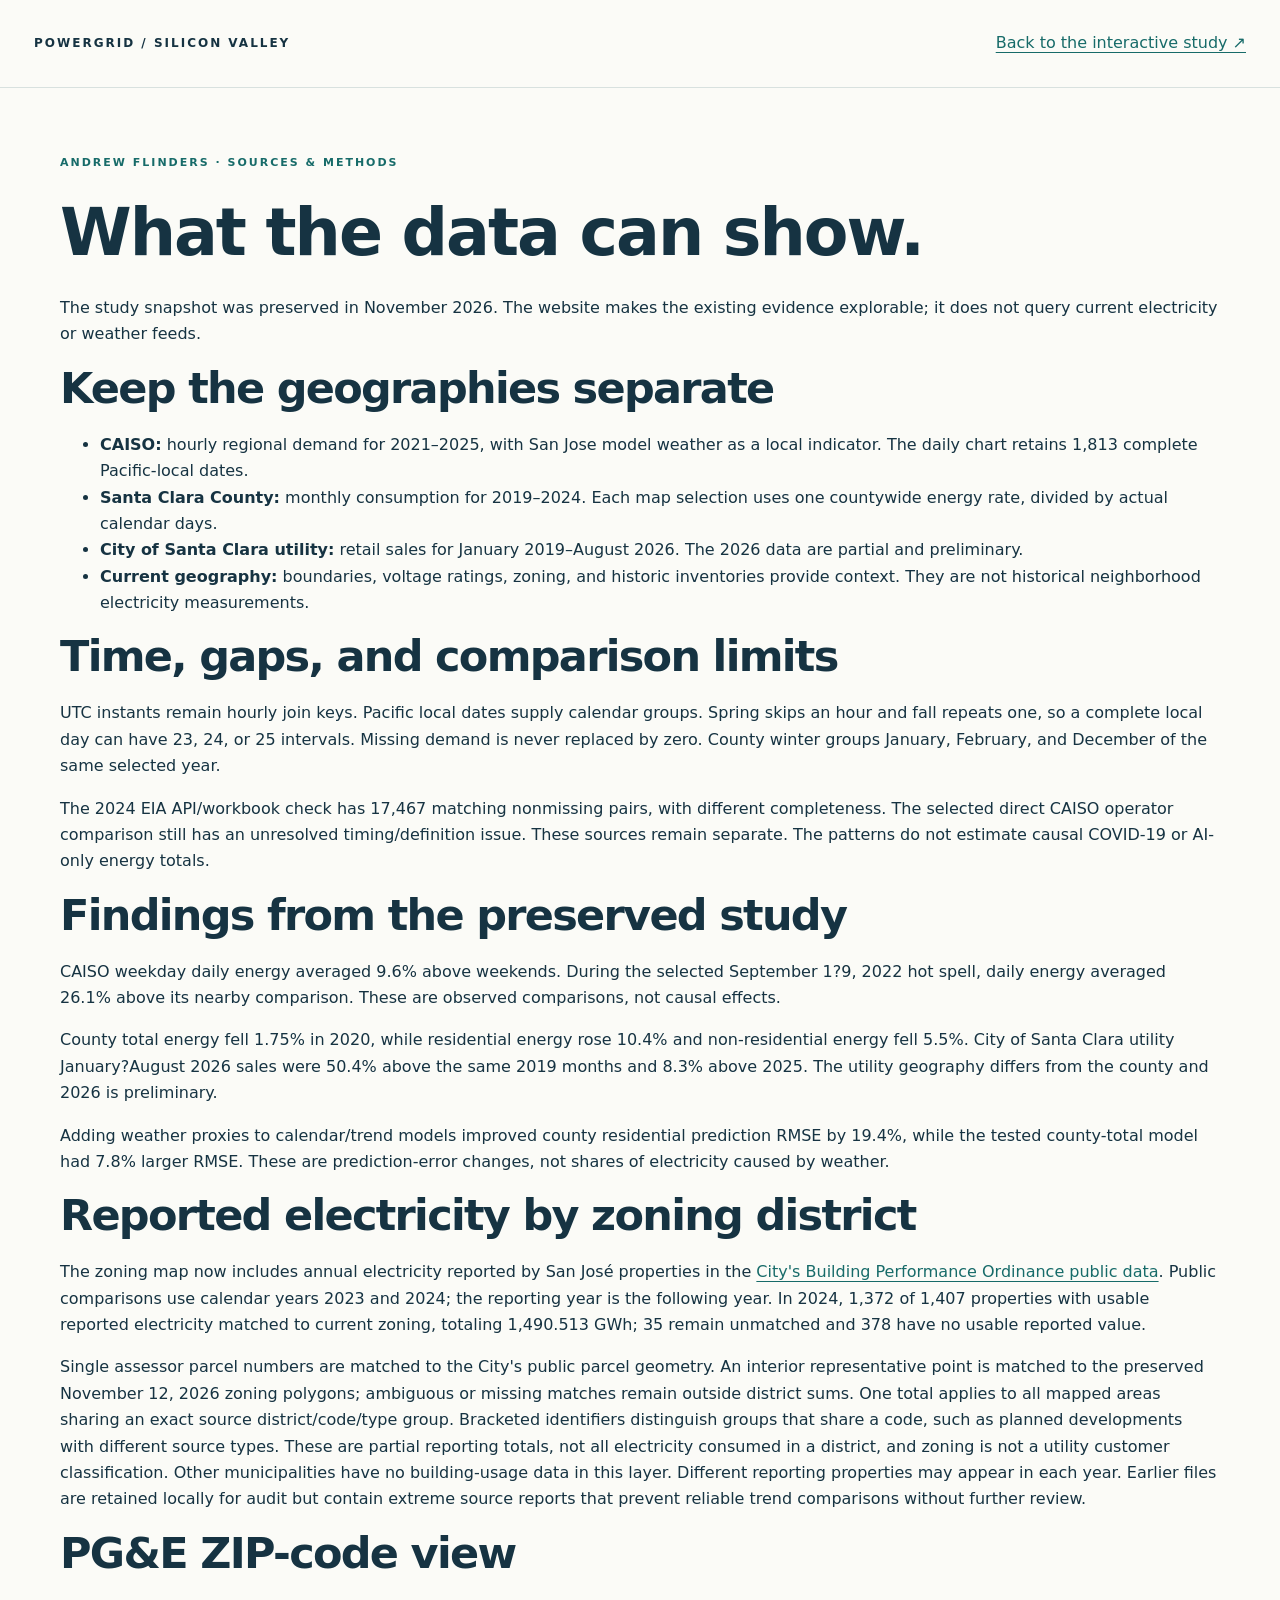
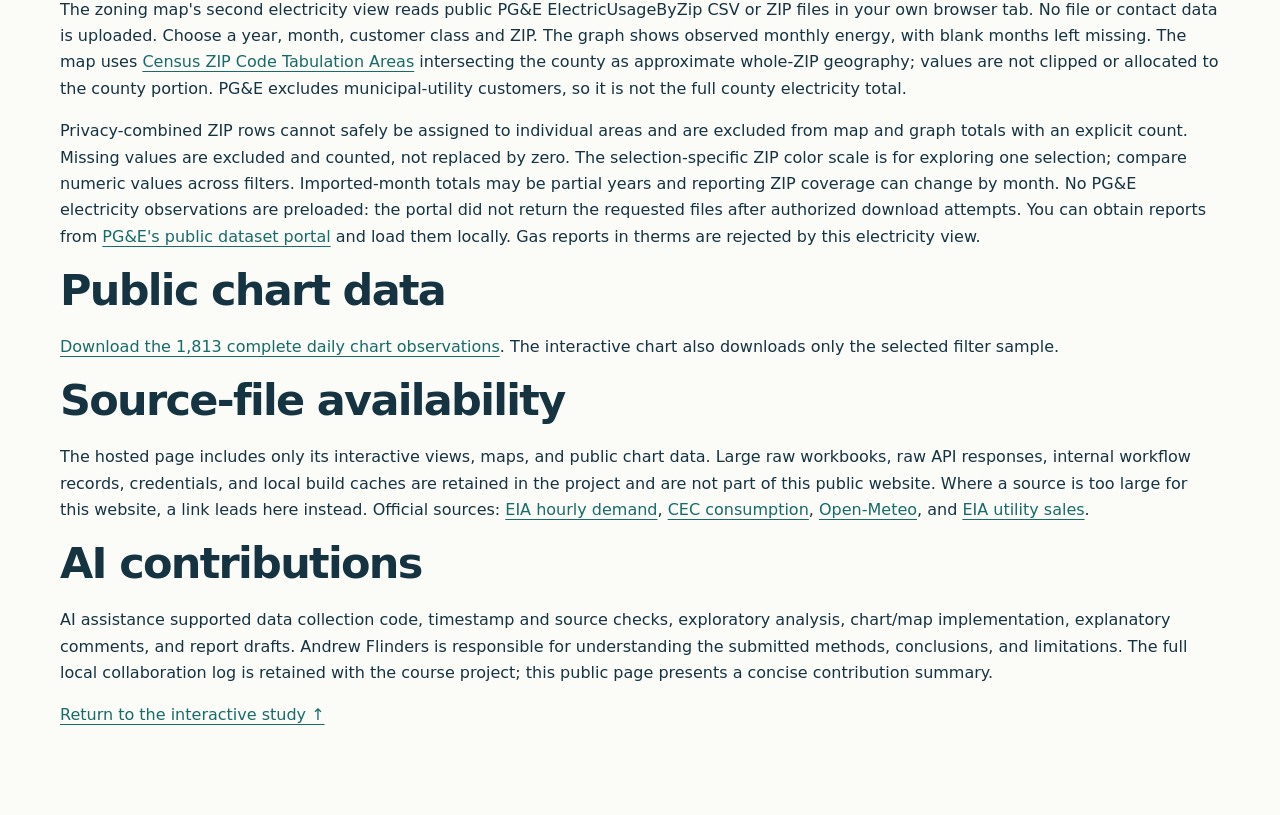
<file: about.html>
<!doctype html>
<html lang="en"><head><meta charset="utf-8"><meta name="viewport" content="width=device-width,initial-scale=1"><title>Coverage & methods | Powergrid study</title><link rel="stylesheet" href="site.css"><link rel="icon" href="data:,"></head>
<body><header class="site-header"><a class="brand" href="index.html">POWERGRID / SILICON VALLEY</a><a href="index.html">Back to the interactive study ↗</a></header>
<main class="page-width study-section"><p class="eyebrow">ANDREW FLINDERS · SOURCES & METHODS</p><h1 style="font-size:clamp(36px,6vw,65px);letter-spacing:-2px">What the data can show.</h1>
<p>The study snapshot was preserved in November 2026. The website makes the existing evidence explorable; it does not query current electricity or weather feeds.</p>
<h2>Keep the geographies separate</h2><ul><li><strong>CAISO:</strong> hourly regional demand for 2021–2025, with San Jose model weather as a local indicator. The daily chart retains 1,813 complete Pacific-local dates.</li><li><strong>Santa Clara County:</strong> monthly consumption for 2019–2024. Each map selection uses one countywide energy rate, divided by actual calendar days.</li><li><strong>City of Santa Clara utility:</strong> retail sales for January 2019–August 2026. The 2026 data are partial and preliminary.</li><li><strong>Current geography:</strong> boundaries, voltage ratings, zoning, and historic inventories provide context. They are not historical neighborhood electricity measurements.</li></ul>
<h2>Time, gaps, and comparison limits</h2><p>UTC instants remain hourly join keys. Pacific local dates supply calendar groups. Spring skips an hour and fall repeats one, so a complete local day can have 23, 24, or 25 intervals. Missing demand is never replaced by zero. County winter groups January, February, and December of the same selected year.</p><p>The 2024 EIA API/workbook check has 17,467 matching nonmissing pairs, with different completeness. The selected direct CAISO operator comparison still has an unresolved timing/definition issue. These sources remain separate. The patterns do not estimate causal COVID-19 or AI-only energy totals.</p>
<h2 id="findings">Findings from the preserved study</h2><p>CAISO weekday daily energy averaged 9.6% above weekends. During the selected September 1?9, 2022 hot spell, daily energy averaged 26.1% above its nearby comparison. These are observed comparisons, not causal effects.</p><p>County total energy fell 1.75% in 2020, while residential energy rose 10.4% and non-residential energy fell 5.5%. City of Santa Clara utility January?August 2026 sales were 50.4% above the same 2019 months and 8.3% above 2025. The utility geography differs from the county and 2026 is preliminary.</p><p>Adding weather proxies to calendar/trend models improved county residential prediction RMSE by 19.4%, while the tested county-total model had 7.8% larger RMSE. These are prediction-error changes, not shares of electricity caused by weather.</p>
<h2>Reported electricity by zoning district</h2><p>The zoning map now includes annual electricity reported by San José properties in the <a href="https://data.sanjoseca.gov/dataset/building-performance-ordinance">City's Building Performance Ordinance public data</a>. Public comparisons use calendar years 2023 and 2024; the reporting year is the following year. In 2024, 1,372 of 1,407 properties with usable reported electricity matched to current zoning, totaling 1,490.513 GWh; 35 remain unmatched and 378 have no usable reported value.</p><p>Single assessor parcel numbers are matched to the City's public parcel geometry. An interior representative point is matched to the preserved November 12, 2026 zoning polygons; ambiguous or missing matches remain outside district sums. One total applies to all mapped areas sharing an exact source district/code/type group. Bracketed identifiers distinguish groups that share a code, such as planned developments with different source types. These are partial reporting totals, not all electricity consumed in a district, and zoning is not a utility customer classification. Other municipalities have no building-usage data in this layer. Different reporting properties may appear in each year. Earlier files are retained locally for audit but contain extreme source reports that prevent reliable trend comparisons without further review.</p>
<h2>PG&amp;E ZIP-code view</h2><p>The zoning map's second electricity view reads public PG&amp;E ElectricUsageByZip CSV or ZIP files in your own browser tab. No file or contact data is uploaded. Choose a year, month, customer class and ZIP. The graph shows observed monthly energy, with blank months left missing. The map uses <a href="https://tigerweb.geo.census.gov/arcgis/rest/services/TIGERweb/tigerWMS_Current/MapServer/2">Census ZIP Code Tabulation Areas</a> intersecting the county as approximate whole-ZIP geography; values are not clipped or allocated to the county portion. PG&amp;E excludes municipal-utility customers, so it is not the full county electricity total.</p><p>Privacy-combined ZIP rows cannot safely be assigned to individual areas and are excluded from map and graph totals with an explicit count. Missing values are excluded and counted, not replaced by zero. The selection-specific ZIP color scale is for exploring one selection; compare numeric values across filters. Imported-month totals may be partial years and reporting ZIP coverage can change by month. No PG&amp;E electricity observations are preloaded: the portal did not return the requested files after authorized download attempts. You can obtain reports from <a href="https://pge-energydatarequest.com/public_datasets">PG&amp;E's public dataset portal</a> and load them locally. Gas reports in therms are rejected by this electricity view.</p>
<h2 id="downloads">Public chart data</h2><p><a href="data/caiso_daily_weather_2021_2025.csv" download>Download the 1,813 complete daily chart observations</a>. The interactive chart also downloads only the selected filter sample.</p>
<h2 id="data-files">Source-file availability</h2><p>The hosted page includes only its interactive views, maps, and public chart data. Large raw workbooks, raw API responses, internal workflow records, credentials, and local build caches are retained in the project and are not part of this public website. Where a source is too large for this website, a link leads here instead. Official sources: <a href="https://www.eia.gov/electricity/930-content/about.html">EIA hourly demand</a>, <a href="https://www.energy.ca.gov/files/energy-consumption-data-files">CEC consumption</a>, <a href="https://open-meteo.com/en/docs/historical-weather-api">Open-Meteo</a>, and <a href="https://www.eia.gov/electricity/data/eia861m/">EIA utility sales</a>.</p>
<h2 id="ai-contributions">AI contributions</h2><p>AI assistance supported data collection code, timestamp and source checks, exploratory analysis, chart/map implementation, explanatory comments, and report drafts. Andrew Flinders is responsible for understanding the submitted methods, conclusions, and limitations. The full local collaboration log is retained with the course project; this public page presents a concise contribution summary.</p>
<p><a href="index.html">Return to the interactive study ↑</a></p></main></body></html>
</file>
<file: demand.css>
/* Keep prose and the visible, commented code readable on a report page. */
body { color: #243447; }
/* Let long code paths wrap instead of hiding the end of the line. */
pre.sourceCode { white-space: pre-wrap; overflow-wrap: anywhere; }
/* Keep quality tables readable without making the surrounding prose smaller. */
.table { font-size: 0.93rem; }
/* Group the three meaningful filters without decorative dashboard panels. */
.demand-filters { display: flex; flex-wrap: wrap; gap: 1rem; margin: 1rem 0; }
/* Pandoc wraps adjacent raw-HTML labels in a paragraph; keep that wrapper in the same row layout. */
.demand-filters > p { display: flex; flex-wrap: wrap; gap: 1rem; margin: 0; }
/* Give each filter a visible label above its select control. */
.demand-filters label { display: grid; gap: 0.25rem; font-weight: 600; }
/* Use large native controls that support the keyboard and touch. */
.demand-filters select { padding: 0.4rem 0.7rem; border: 1px solid #64748b; border-radius: 3px; background: white; color: #243447; }
/* Show all scatterplot axes and labels on narrow screens without distortion. */
#demand-explorer svg { display: block; width: 100%; height: auto; background: #fff; }
/* Keep a point's details visible when selected or focused. */
#demand-detail { min-height: 2.8em; margin: 0.6rem 0; }
/* Make keyboard focus on a plotted day distinguishable from its season colour. */
#demand-explorer circle:focus { stroke: #111827; stroke-width: 3; outline: none; }
/* Place the four season labels near the graph using the same scientific palette. */
.demand-legend { display: flex; flex-wrap: wrap; gap: 1.1rem; font-size: 0.9rem; }
/* Create a colour swatch without relying on colour alone: every swatch has a season name. */
.demand-legend span::before { content: ""; display: inline-block; width: 0.8em; height: 0.8em; margin-right: 0.35em; background: var(--season-colour); border-radius: 50%; }
</file>
<file: site.css>
/* Define the scientific page palette once so controls and headings stay consistent. */
:root { --ink:#163342; --muted:#536570; --teal:#176b69; --paper:#fbfbf7; --line:#d8e1df; --warm:#e6a768; }
/* Include borders in widths and preserve native document scrolling. */
* { box-sizing:border-box; }
html { scroll-behavior:smooth; scroll-padding-top:110px; }
body { margin:0; color:var(--ink); background:var(--paper); font:16px/1.65 system-ui,-apple-system,"Segoe UI",sans-serif; }
a { color:var(--teal); text-underline-offset:4px; }
a:hover { color:#0d4544; }
button, select { font:inherit; }
button, a, select, input { -webkit-tap-highlight-color:transparent; }
/* Give every control and ordinary link a visible keyboard focus indicator. */
:focus-visible { outline:3px solid #c77a35; outline-offset:4px; }
.page-width { width:min(1160px,calc(100% - 64px)); margin-inline:auto; }
.skip-link { position:fixed; z-index:100; left:16px; top:-100px; padding:12px 20px; background:white; }
.skip-link:focus { top:12px; }
/* Keep the navigation compact and available while moving between the study views. */
.site-header { position:sticky; top:0; z-index:30; min-height:88px; display:flex; align-items:center; justify-content:space-between; gap:24px; padding:16px 34px; background:var(--paper); border-bottom:1px solid var(--line); }
.brand { display:flex; gap:11px; align-items:center; text-decoration:none; color:var(--ink); font-weight:750; font-size:12px; letter-spacing:2px; line-height:1.45; }
.brand-mark { display:flex; align-items:center; justify-content:center; width:43px; height:43px; font-size:17px; letter-spacing:-2px; border:1px solid #aebfba; border-radius:50%; }
.brand-mark span { color:var(--teal); }
.brand-place { display:block; color:var(--muted); font-size:8px; letter-spacing:1.8px; }
.site-header nav { display:flex; gap:24px; flex-wrap:wrap; }
.site-header nav a { text-decoration:none; color:var(--ink); font-size:13px; }
.site-header nav a:hover, .site-header nav a[aria-current="location"] { color:var(--teal); text-decoration:underline; }
.report-link { font-size:12px; font-weight:650; text-decoration:none; white-space:nowrap; }
/* Use type and whitespace to introduce the evidence, without decorative stock imagery. */
.hero { padding-block:80px 58px; }
.eyebrow, .section-number { color:var(--teal); font-size:11px; font-weight:750; letter-spacing:2px; }
h1 { font-size:clamp(52px,7.2vw,94px); letter-spacing:-5px; line-height:1.03; margin:28px 0; font-weight:650; }
h1 span { color:var(--teal); }
.hero-intro { max-width:710px; color:var(--muted); font-size:19px; line-height:1.7; }
.hero-actions { display:flex; align-items:center; gap:28px; flex-wrap:wrap; margin:32px 0 46px; }
.hero-actions a { font-size:14px; font-weight:650; text-decoration:none; }
.hero-actions .primary-link { display:inline-flex; gap:26px; padding:13px 20px; color:white; background:var(--teal); border-radius:3px; }
.study-facts { display:flex; gap:0; margin:0; padding:27px 0; border-block:1px solid var(--line); }
.study-facts div { padding:0 54px; border-left:1px solid var(--line); }
.study-facts div:first-child { padding-left:0; border:0; }
.study-facts dt { color:var(--ink); font-size:26px; font-weight:650; letter-spacing:-.8px; }
.study-facts dd { margin:2px 0 0; color:var(--muted); font-size:12px; }
.scope-note { color:var(--muted); font-size:12px; margin:16px 0 0; }
/* Separate each analysis through ordinary document sections. */
.study-section { padding-block:55px 70px; }
.section-heading { max-width:820px; }
h2 { margin:13px 0 18px; font-size:clamp(29px,4vw,43px); letter-spacing:-1.7px; line-height:1.16; font-weight:650; }
.section-heading > p:last-child { color:var(--muted); font-size:16px; }
.data-note { color:#425963; border-left:3px solid #8cb8ad; padding:10px 16px; margin:28px 0; font-size:13px; }
.frame-shell { width:100%; }
iframe { display:block; width:100%; border:0; background:var(--paper); }
.county-frame { height:1700px; }
.companion-link { display:flex; justify-content:space-between; gap:15px; flex-wrap:wrap; font-size:12px; padding-top:13px; border-top:1px solid var(--line); }
.companion-link span { color:var(--muted); }
/* Keep the weather chart and its filters visually separate from county-wide measures. */
.weather-band { padding-block:65px; background:#eef4f1; border-block:1px solid var(--line); }
.demand-filters { gap:16px 24px; margin-top:25px; }
.demand-filters label { min-width:170px; font-size:12px; color:var(--ink); }
.demand-filters select { min-height:44px; padding:8px 35px 8px 12px; border:1px solid #a9bbb6; border-radius:3px; font-weight:400; }
.chart-actions { display:flex; flex-wrap:wrap; gap:10px; margin:18px 0 23px; }
.chart-actions button { min-height:40px; padding:8px 15px; border:1px solid #b4c6bf; border-radius:3px; background:transparent; color:var(--teal); font-size:12px; cursor:pointer; }
.chart-actions button:hover { background:#e0ece5; }
#download-daily { margin-left:auto; background:var(--teal); color:white; border-color:var(--teal); }
#demand-summary { font-size:13px; font-weight:650; color:var(--ink); }
.chart-surface { background:white; padding:10px; border:1px solid var(--line); border-radius:4px; }
.demand-legend { margin-block:16px; gap:20px; font-size:12px; }
.demand-legend .extrema-key::before { background:white; border:2px solid #111827; }
#demand-detail { border-top:1px solid #c8d9d1; padding-top:16px; font-size:13px; color:var(--ink); min-height:3.8em; }
.chart-footnote { font-size:12px; color:var(--muted); margin-top:18px; }
/* Use proper tabs for the two mutually exclusive infrastructure map views. */
.map-tabs { display:flex; gap:26px; border-bottom:1px solid var(--line); margin:28px 0 24px; }
.map-tabs button { padding:13px 0; border:0; border-bottom:3px solid transparent; background:transparent; color:var(--muted); text-align:left; cursor:pointer; font-size:14px; }
.map-tabs button[aria-selected="true"] { color:var(--teal); border-bottom-color:var(--teal); font-weight:700; }
.infrastructure-frame { height:850px; border:1px solid var(--line); border-radius:4px; }
[hidden] { display:none !important; }
/* Keep county and utility findings adjacent but explicitly labeled by geography. */
.findings-band { padding:58px 0 65px; background:#173d46; color:#f4f6ee; }
.findings-band .section-number { color:#9ccbbb; }
.findings-band h2 { max-width:690px; }
.findings-columns { display:grid; grid-template-columns:1fr 1fr; gap:75px; margin:40px 0 20px; }
.finding-value { margin:0; font-size:65px; line-height:1.2; letter-spacing:-3px; font-weight:550; color:#f2c28c; }
.finding-value span { font-size:35px; }
.findings-columns h3 { font-size:16px; font-weight:650; margin:16px 0 12px; }
.findings-columns article > p:last-child { color:#c7d9d8; font-size:14px; }
.findings-band a { color:#d4e9dc; font-size:13px; }
/* Present provenance as a readable list rather than unexplained badges. */
.source-lines { margin-top:30px; }
.source-lines p { display:grid; grid-template-columns:180px 1fr 175px; gap:25px; padding:20px 0; border-bottom:1px solid var(--line); margin:0; font-size:13px; }
.source-lines span { color:var(--muted); }
.source-lines a { text-align:right; }
.document-links { display:flex; flex-wrap:wrap; gap:18px 26px; margin-top:30px; font-size:13px; }
.site-footer { display:flex; justify-content:space-between; gap:15px; flex-wrap:wrap; padding:24px 0 35px; border-top:1px solid var(--line); color:var(--muted); font-size:11px; }
/* Preserve useful touch targets and readable map controls on phones. */
@media(max-width:950px) {
  .site-header { padding:15px 22px; gap:12px; flex-wrap:wrap; }
  .site-header nav { order:3; width:100%; justify-content:space-between; gap:8px; }
  .site-header nav a { font-size:12px; }
  .hero { padding-top:55px; }
  .study-facts div { padding-inline:32px; }
  .source-lines p { grid-template-columns:150px 1fr; gap:8px 22px; }
  .source-lines a { grid-column:2; text-align:left; }
}
@media(max-width:600px) {
  html { scroll-padding-top:140px; }
  .page-width { width:calc(100% - 36px); }
  .site-header { padding:12px 18px; }
  .brand { font-size:10px; letter-spacing:1.4px; }
  .brand-mark { width:35px; height:35px; font-size:15px; }
  .report-link { font-size:11px; }
  .site-header nav a { font-size:10px; padding-block:5px; }
  .hero { padding-block:42px 28px; }
  .eyebrow,.section-number { font-size:9px; letter-spacing:1.4px; }
  h1 { font-size:46px; letter-spacing:-2.3px; margin-block:22px; }
  .hero-intro { font-size:16px; }
  .hero-actions { gap:18px; margin-block:26px 32px; }
  .hero-actions a { font-size:12px; }
  .study-facts { gap:15px; justify-content:space-between; padding-block:22px; }
  .study-facts div { padding:0; border:0; min-width:0; }
  .study-facts dt { font-size:18px; letter-spacing:-.5px; }
  .study-facts dd { font-size:9px; max-width:105px; }
  .scope-note { font-size:11px; }
  .study-section { padding-block:36px 45px; }
  h2 { font-size:30px; letter-spacing:-1px; }
  .section-heading > p:last-child { font-size:14px; }
  .data-note { padding:9px 12px; font-size:12px; }
  .weather-band { padding-block:40px; }
  .demand-filters { gap:14px; }
  .demand-filters label { min-width:calc(50% - 7px); flex:1; }
  #download-daily { margin-left:0; }
  .chart-surface { padding:4px; overflow-x:auto; }
  #demand-explorer svg { min-width:570px; }
  .demand-legend { gap:10px 15px; }
  .map-tabs { gap:20px; }
  .map-tabs button { font-size:12px; }
  .infrastructure-frame { height:900px; }
  .findings-band { padding-block:40px; }
  .findings-columns { grid-template-columns:1fr; gap:28px; margin-top:28px; }
  .finding-value { font-size:55px; }
  .source-lines p { grid-template-columns:1fr; gap:5px; }
  .source-lines a { grid-column:1; }
  .companion-link { font-size:11px; }
}
/* Honor reduced-motion preferences without disabling keyboard navigation. */
@media(prefers-reduced-motion:reduce) { html { scroll-behavior:auto; } }
</file>
